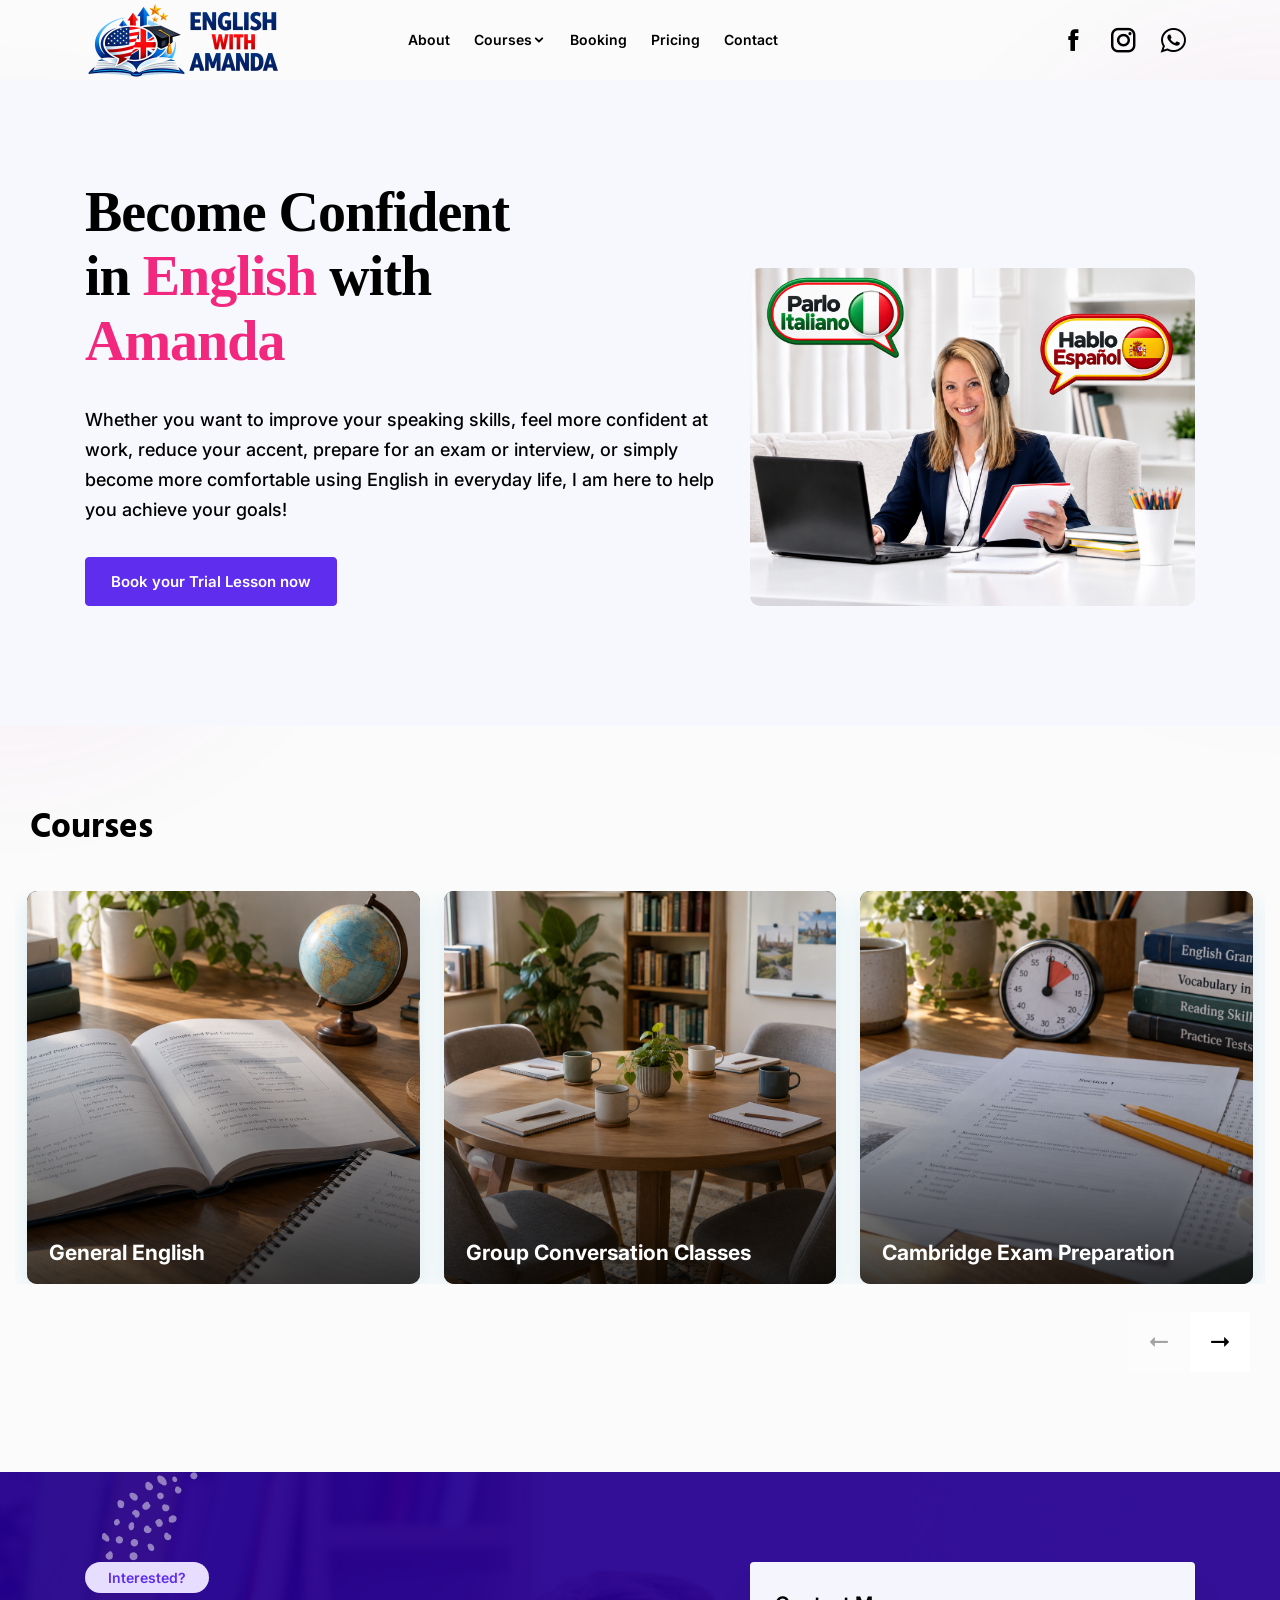
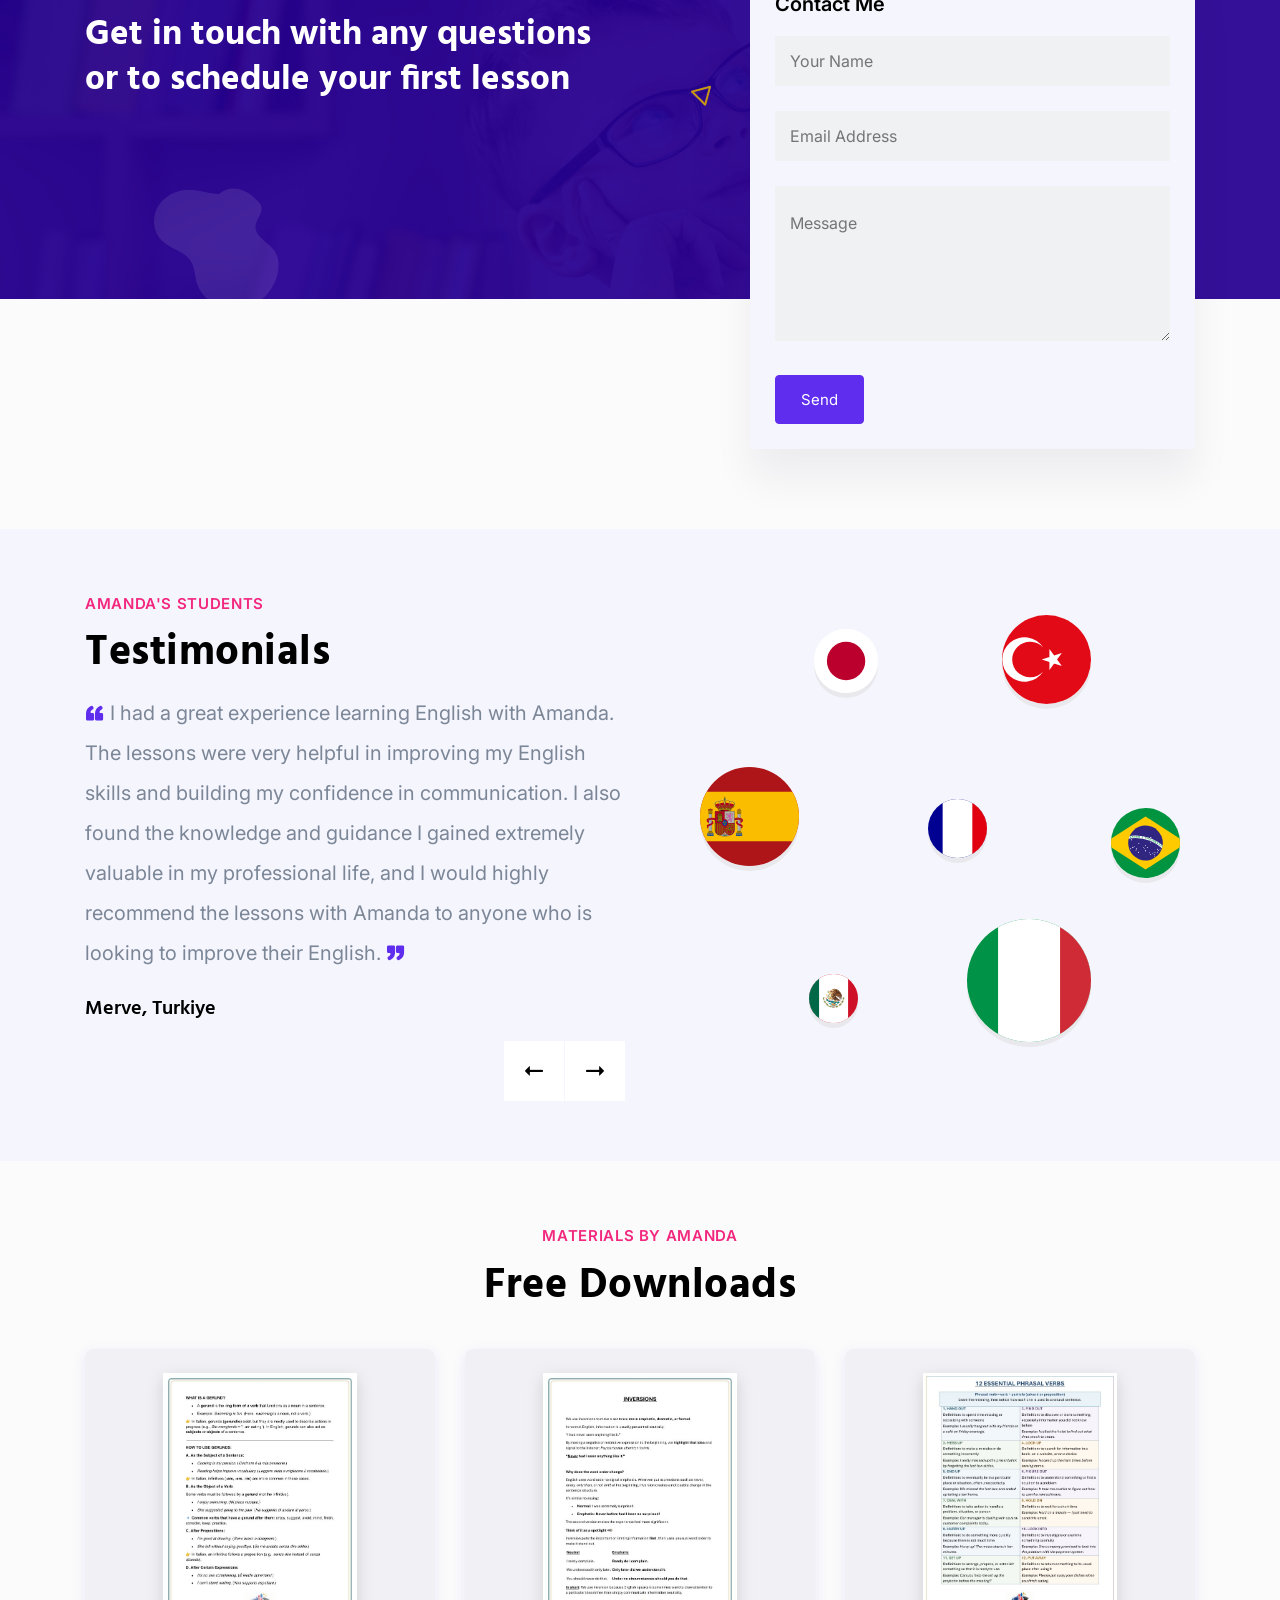
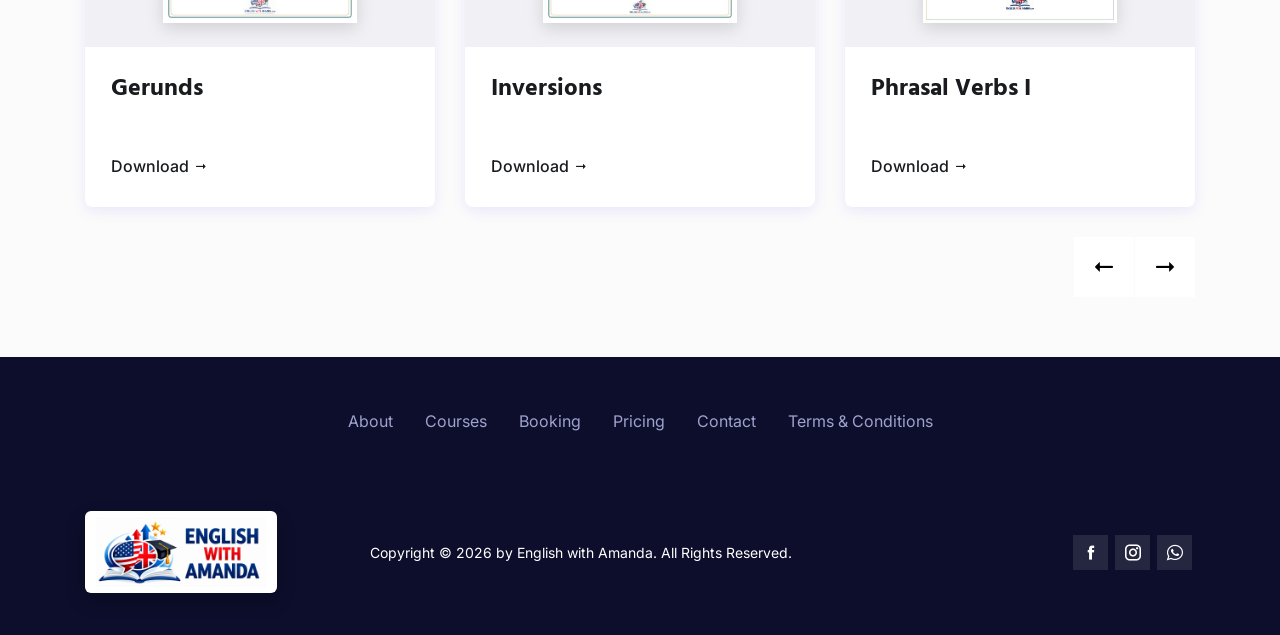
<file: index.html>
<!doctype html>
<html lang="en">

<head>
    <!-- Google Tag Manager -->
    <script>(function(w,d,s,l,i){w[l]=w[l]||[];w[l].push({'gtm.start':
    new Date().getTime(),event:'gtm.js'});var f=d.getElementsByTagName(s)[0],
    j=d.createElement(s),dl=l!='dataLayer'?'&l='+l:'';j.async=true;j.src=
    'https://www.googletagmanager.com/gtm.js?id='+i+dl;f.parentNode.insertBefore(j,f);
    })(window,document,'script','dataLayer','GTM-TVTG2XFN');</script>
    <!-- End Google Tag Manager -->
    <meta charset="utf-8">
    <link rel="icon" type="image/x-icon" href="amanda-callouts-favicon.ico">
    <meta http-equiv="x-ua-compatible" content="ie=edge">
    <title>English with Amanda - Home</title>
    <!-- Social sharing preview -->
    <meta property="og:type" content="website">
    <meta property="og:site_name" content="English with Amanda">
    <meta property="og:title" content="English with Amanda - Home">
    <meta property="og:image" content="https://englishwithamanda.com/english-with-amanda-social.png?v=2">
    <meta property="og:image:type" content="image/png">
    <meta property="og:image:width" content="1200">
    <meta property="og:image:height" content="627">
    <meta property="og:image:alt" content="English with Amanda logo">
    <meta name="twitter:card" content="summary_large_image">
    <meta name="twitter:title" content="English with Amanda - Home">
    <meta name="twitter:image" content="https://englishwithamanda.com/english-with-amanda-social.png?v=2">
    <meta name="twitter:image:alt" content="English with Amanda logo">

    <meta name="description" content="">
    <meta name="viewport" content="width=device-width, initial-scale=1">

    <!-- CSS here -->
    <link rel="stylesheet" href="css/bootstrap.min.css">
    <link rel="stylesheet" href="css/aos.min.css">
    <link rel="stylesheet" href="css/icofont.min.css">
    <link rel="stylesheet" href="css/slick.css">
    <link rel="stylesheet" href="css/swiper-bundle.min.css">
    <link rel="stylesheet" href="css/style.css">
    <link rel="stylesheet" href="home-resources.css">

    <meta name="color-scheme" content="light">

</head>

<body class="body__wrapper">
    <!-- Google Tag Manager (noscript) -->
    <noscript><iframe src="https://www.googletagmanager.com/ns.html?id=GTM-TVTG2XFN"
    height="0" width="0" style="display:none;visibility:hidden"></iframe></noscript>
    <!-- End Google Tag Manager (noscript) -->
    <!-- pre loader area start -->
    <div id="back__preloader">
        <div id="back__circle_loader"></div>
            <div class="back__loader_logo">
                <img loading="eager"  src="img/pre.png?v=2" alt="English with Amanda">
            </div>
        </div>
    <!-- pre loader area end -->

    <main class="main_wrapper overflow-hidden">

        <!-- headar section start -->
        <header>
            <div class="headerarea headerarea__2  header__sticky header__area">
                <div class="container desktop__menu__wrapper">

                    <div class="row">
                        <div class="col-xl-2 col-lg-2 col-md-6">
                            <div class="headerarea__left">
                                <div class="headerarea__left__logo">

                                    <a href="index.html"><img loading="lazy"  width="200" height="80" style="height: auto;" src="img/logo/logo_1.png?v=3" alt="English with Amanda"></a>
                                </div>

                            </div>
                        </div>
                        <div class="col-xl-7 col-lg-7 main_menu_wrap">
                            <div class="headerarea__main__menu">
                                <nav aria-label="Primary navigation">
                                    <ul>
                                        <li><a href="about.html">About</a></li>
                                        <li>
                                            <a class="headerarea__has__dropdown" href="index.html#featured-courses">Courses<i class="icofont-rounded-down"></i></a>
                                            <ul class="headerarea__submenu">
                                                <li><a href="trial-lesson.html">Trial Lesson</a></li>
                                                <li><a href="general-english.html">General English</a></li>
                                                <li><a href="group-conversation-classes.html">Group Conversation Classes</a></li>
                                                <li><a href="cambridge-exam-preparation.html">Cambridge Exam Preparation</a></li>
                                                <li><a href="business-english.html">Business English</a></li>
                                                <li><a href="interview-preparation.html">Interview Preparation</a></li>
                                                <li><a href="pronunciation-and-accent-reduction.html">Accent Reduction &amp; Pronunciation</a></li>
                                            </ul>
                                        </li>
                                        <li><a href="booking.html">Booking</a></li>
                                        <li><a href="pricing.html">Pricing</a></li>
                                        <li><a href="index.html#contact">Contact</a></li>
                                    </ul>
                                </nav>

                            </div>
                        </div>
                        <div class="col-xl-3 col-lg-3 col-md-6">
                            <div class="ewa-header-social" aria-label="Social links">
                                <a href="https://www.facebook.com/people/English-with-Amanda/61590769316565" target="_blank" rel="noopener noreferrer" aria-label="Facebook (opens in a new tab)"><i class="icofont-facebook" aria-hidden="true"></i></a>
                                <a href="https://www.instagram.com/englishwithamandasmith/" target="_blank" rel="noopener noreferrer" aria-label="Instagram (opens in a new tab)"><i class="icofont-instagram" aria-hidden="true"></i></a>
                                <a href="https://api.whatsapp.com/send?phone=18563923306" target="_blank" rel="noopener noreferrer" aria-label="WhatsApp (opens in a new tab)"><i class="icofont-brand-whatsapp" aria-hidden="true"></i></a>
                            </div>
                            <div class="headerarea__right">

                            </div>
                        </div>

                    </div>

                </div>

                <div class="container-fluid mob_menu_wrapper">
                    <div class="row align-items-center">
                        <div class="col-6">
                            <div class="mobile-logo">
                                <a class="logo__dark" href="index.html"><img loading="lazy"  width="200" height="80" style="height: auto;" src="img/logo/logo_1.png?v=3" alt="English with Amanda"></a>
                            </div>
                        </div>
                        <div class="col-6">
                            <div class="header-right-wrap">

                                <div class="ewa-header-social" aria-label="Social links">
                                <a href="https://www.facebook.com/people/English-with-Amanda/61590769316565" target="_blank" rel="noopener noreferrer" aria-label="Facebook (opens in a new tab)"><i class="icofont-facebook" aria-hidden="true"></i></a>
                                <a href="https://www.instagram.com/englishwithamandasmith/" target="_blank" rel="noopener noreferrer" aria-label="Instagram (opens in a new tab)"><i class="icofont-instagram" aria-hidden="true"></i></a>
                                <a href="https://api.whatsapp.com/send?phone=18563923306" target="_blank" rel="noopener noreferrer" aria-label="WhatsApp (opens in a new tab)"><i class="icofont-brand-whatsapp" aria-hidden="true"></i></a>
                            </div>
                            <div class="headerarea__right">

                                </div>

                                <div class="mobile-off-canvas">
                                    <a class="mobile-aside-button" href="#"><i class="icofont-navigation-menu"></i></a>
                                </div>
                            </div>
                        </div>
                    </div>
                </div>
            </div>
        </header>
        <!-- header section end -->

        <!-- Mobile Menu Start Here -->
        <div class="mobile-off-canvas-active">
            <a class="mobile-aside-close"><i class="icofont  icofont-close-line"></i></a>
            <div class="header-mobile-aside-wrap">
                <div class="mobile-menu-wrap headerarea">

                    <div class="mobile-navigation">
                        <nav aria-label="Mobile navigation">
                            <ul class="mobile-menu">
                                <li><a href="about.html">About</a></li>
                                <li class="menu-item-has-children"><a href="index.html#featured-courses">Courses</a>
                                    <ul class="dropdown">
                                        <li><a href="trial-lesson.html">Trial Lesson</a></li>
                                        <li><a href="general-english.html">General English</a></li>
                                        <li><a href="group-conversation-classes.html">Group Conversation Classes</a></li>
                                        <li><a href="cambridge-exam-preparation.html">Cambridge Exam Preparation</a></li>
                                        <li><a href="business-english.html">Business English</a></li>
                                        <li><a href="interview-preparation.html">Interview Preparation</a></li>
                                        <li><a href="pronunciation-and-accent-reduction.html">Accent Reduction &amp; Pronunciation</a></li>
                                    </ul>
                                </li>
                                <li><a href="booking.html">Booking</a></li>
                                <li><a href="pricing.html">Pricing</a></li>
                                <li><a href="index.html#contact">Contact</a></li>
                            </ul>
                        </nav>
                    </div>

                </div>
            </div>
        </div>
        <!-- Mobile Menu end Here -->

        <div>
            <div class="theme__shadow__circle"></div>
            <div class="theme__shadow__circle shadow__right"></div>
        </div>

        <div class="herobannerarea herobannerarea__2 herobannerarea__online__course">
            <div class="container">
                <div class="row">
                    <div class="col-xl-7 col-lg-7 col-md-12 col-sm-12 col-12" data-aos="fade-up">
                        <div class="herobannerarea__content__wraper">

                            <div class="herobannerarea__title">
                                <div class="herobannerarea__title__heading__2 herobannerarea__title__heading__3">
                                    <h2 class="home-hero-heading"><span class="home-hero-line">Become Confident</span> <span class="home-hero-line">in <span>English</span> with</span> <span class="home-hero-line"><span>Amanda</span></span></h2>
                                </div>
                            </div>

                            <div class="herobannerarea__text herobannerarea__text__2 home-hero-description">
                                <p>Whether you want to improve your speaking skills, feel more confident at work, reduce your accent, prepare for an exam or interview, or simply become more comfortable using English in everyday life, I am here to help you achieve your goals!</p>
                            </div>
                            <a class="default__button" href="booking.html" style="font-weight: 600;">Book your Trial Lesson now</a>
                        </div>
                    </div>
                    <div class="col-xl-5 col-lg-5 col-md-12 col-sm-12 col-12 herobannerarea__image-column" data-aos="fade-up">

                        <div class="herobanner__video registerarea__video">
                            <img src="img/herobanner/amanda-home.png?v=3" width="1438" height="1093" fetchpriority="high" alt="Amanda wearing headphones and teaching an online English lesson">
                        </div>

                    </div>

                </div>
            </div>
        </div>

        <!-- <div class="animate__content sp_bottom_40 sp_top_40">
            <div class="container-fluid full__width__padding">
                <div class="animate__content__wrap">
                    <div class="animate__content__single">
                        <span>Education Center</span>
                    </div>
                    <div class="animate__content__single animate__content__single--2">
                        <span> Best Collection</span>
                    </div>
                    <div class="animate__content__single">
                        <span> Online Course</span>
                    </div>
                    <div class="animate__content__single animate__content__single--2">
                        <span> Hot Deal</span>
                    </div>
                    <div class="animate__content__single">
                        <span>Book Libary</span>
                    </div>
                    <div class="animate__content__single animate__content__single--2">
                        <span>Hot Deal</span>
                    </div>
                    <div class="animate__content__single">
                        <span> University Area</span>
                    </div>
                    <div class="animate__content__single animate__content__single--2">
                        <span> Teacher Development</span>
                    </div>
                    <div class="animate__content__single">
                        <span> Student</span>
                    </div>
                    <div class="animate__content__single animate__content__single--2">
                        <span> New Arrival</span>
                    </div>
                    <div class="animate__content__single">
                        <span>Best Collection</span>
                    </div>
                    <div class="animate__content__single animate__content__single--2">
                        <span>Hot Deal</span>
                    </div>
                </div>
            </div>
        </div> -->

        <div id="featured-courses" class="gridarea__2 sp_bottom_100 sp_top_80">
            <div class="container-fluid full__width__padding" data-aos="fade-up">

                <div class="section__title">

                    <div class="section__title__heading">
                        <h2>Courses</h2>
                    </div>
                </div>

                <div class="row row__custom__class">

                    <div class="swiper featured__course ewa-featured-course-slider">
                        <div class="swiper-wrapper">
                            <div class="swiper-slide"><a class="ewa-featured-course-card" href="general-english.html">
                                <img loading="lazy" src="course-general-english.png" alt="English study books, notebook and globe on a sunlit desk">
                                <span>General English</span>
                            </a></div>
                            <div class="swiper-slide"><a class="ewa-featured-course-card" href="group-conversation-classes.html">
                                <img loading="lazy" src="course-group-conversation.png" alt="Empty chairs and notebooks around a conversation table">
                                <span>Group Conversation Classes</span>
                            </a></div>
                            <div class="swiper-slide"><a class="ewa-featured-course-card" href="cambridge-exam-preparation.html">
                                <img loading="lazy" src="course-cambridge-exams.png" alt="English exam practice papers, pencils and a timer">
                                <span>Cambridge Exam Preparation</span>
                            </a></div>
                            <div class="swiper-slide"><a class="ewa-featured-course-card" href="business-english.html">
                                <img loading="lazy" src="course-business-english.png" alt="Laptop, business charts and notebook in a meeting room">
                                <span>Business English</span>
                            </a></div>
                            <div class="swiper-slide"><a class="ewa-featured-course-card" href="interview-preparation.html">
                                <img loading="lazy" src="course-interview-prep.png" alt="Resume and portfolio on a desk with empty interview chairs">
                                <span>Interview Preparation</span>
                            </a></div>
                            <div class="swiper-slide"><a class="ewa-featured-course-card" href="pronunciation-and-accent-reduction.html">
                                <img loading="lazy" src="course-pronunciation.png" alt="Microphone, headphones and audio waveform for pronunciation practice">
                                <span>Accent Reduction &amp; Pronunciation</span>
                            </a></div>
                            <div class="swiper-slide"><a class="ewa-featured-course-card" href="trial-lesson.html">
                                <img loading="lazy" src="course-trial-lesson.png" alt="Notebook, headphones and laptop ready for a first English lesson">
                                <span>Trial Lesson</span>
                            </a></div>
                        </div>
                    </div>

                    <div class="slider__controls__wrap slider__controls__arrows ewa-featured-course-controls">
                        <button type="button" class="swiper-button-prev arrow-btn ewa-featured-course-prev" aria-label="Previous courses"><i class="icofont-long-arrow-left" aria-hidden="true"></i></button>
                        <button type="button" class="swiper-button-next arrow-btn ewa-featured-course-next" aria-label="Next courses"><i class="icofont-long-arrow-right" aria-hidden="true"></i></button>
                    </div>

                </div>
            </div>
        </div>

        <div id="contact" class="registerarea sp_top_90">
            <div class="container">
                <div class="row">
                    <div class="col-xl-7 col-lg-7 col-md-12 col-sm-12 col-12" data-aos="fade-up">
                        <div class="registerarea__wraper">
                            <div class="section__title registerarea__section__title">
                                <div class="section__title__button">
                                    <div class="default__small__button">Interested?</div>
                                </div>
                                <div class="section__title__heading heading__underline">
                                    <h2>Get in touch with any questions or to schedule your first lesson</h2>
                                </div>
                            </div>
                        </div>
                    </div>

                    <div class="col-xl-5 col-lg-5 col-md-12 col-sm-12 col-12" data-aos="fade-up">
                        <div class="registerarea__form">
                            <div class="registerarea__form__heading">
                                <h4>Contact Me</h4>
                            </div>
                            <form id="home-contact-form" name="English with Amanda - Contact Form" method="POST" data-netlify="true" action="/confirmation/" class="faq-form">
                                <input
                                    type="hidden"
                                    name="form-name"
                                    value="English with Amanda - Contact Form"
                                />
                                <input class="register__input" type="text" name="name" placeholder="Your Name" required>
                                <input class="register__input" type="email" name="email" placeholder="Email Address" required>
                                <textarea class="register__input textarea" name="message" cols="30" rows="10" placeholder="Message" required></textarea>
                                <p id="home-contact-error" role="alert" style="color: #c62828;" hidden>Please check your input and try again</p>
                                <div class="registerarea__button">
                                    <button type="submit" class="default__button">Send</button>
                                </div>
                            </form>
                        </div>
                    </div>

                </div>
            </div>
            <div class="registerarea__img">
                <img loading="lazy"  class="register__1" src="img/register/register__1.png" alt="register">
                <img loading="lazy"  class="register__2" src="img/register/register__2.png" alt="register">
                <img loading="lazy"  class="register__3" src="img/register/register__3.png" alt="register">
            </div>
        </div>

        <section id="testimonials" class="testimonialarea__3" aria-labelledby="testimonials-title">
            <div class="container">
                <div class="row align-items-center">
                    <div class="col-lg-6">
                        <div class="section__title__2" data-aos="fade-up">
                            <div class="section__small__title"><span>Amanda's Students</span></div>
                            <div class="section__title__heading__2 section__title__heading__3 heading__fontsize__2"><h2 id="testimonials-title">Testimonials</h2></div>
                        </div>
                        <div class="testimonial__slider__active__3" aria-label="Student reviews" data-aos="fade-up">
                            <div class="testimonialarea__paragraph__3">
                                <p class="testimonial__quote"><i class="icofont-quote-left quote__left" aria-hidden="true"></i>I had a great experience learning English with Amanda. The lessons were very helpful in improving my English skills and building my confidence in communication. I also found the knowledge and guidance I gained extremely valuable in my professional life, and I would highly recommend the lessons with Amanda to anyone who is looking to improve their English.<i class="icofont-quote-right quote__right" aria-hidden="true"></i></p>
                                <div class="testimonialarea__person__3"><div class="testimonial__name"><h6>Merve, Turkiye</h6></div></div>
                            </div>
                            <div class="testimonialarea__paragraph__3">
                                <p class="testimonial__quote"><i class="icofont-quote-left quote__left" aria-hidden="true"></i>Amanda was essential in my English learning journey. She always tailored the lessons to my needs using relevant and up-to-date content, which gave me the confidence to speak English naturally and clearly.<i class="icofont-quote-right quote__right" aria-hidden="true"></i></p>
                                <div class="testimonialarea__person__3"><div class="testimonial__name"><h6>Joao, Brazil</h6></div></div>
                            </div>
                            <div class="testimonialarea__paragraph__3">
                                <p class="testimonial__quote"><i class="icofont-quote-left quote__left" aria-hidden="true"></i>I really enjoy my English lessons with Amanda. The lessons are fun and now I feel more confident speaking. Amanda is very patient and makes everything easy to understand. I have improved a lot and I recommend her!<i class="icofont-quote-right quote__right" aria-hidden="true"></i></p>
                                <div class="testimonialarea__person__3"><div class="testimonial__name"><h6>María, Spain</h6></div></div>
                            </div>
                            <div class="testimonialarea__paragraph__3" lang="it">
                                <p class="testimonial__quote"><i class="icofont-quote-left quote__left" aria-hidden="true"></i>Ci tenevo a ringraziarti per avermi preparato all&#x27;esame C1 e per il lavoro svolto durante il corso che ho frequentato online quest&#x27;anno. Ti ringrazio per la tua professionalità e competenza. Grazie a te ho passato l&#x27;esame CAE e mi hanno valutato con il livello C2 oltre ogni mia aspettativa. Ti mando un grande saluto!<i class="icofont-quote-right quote__right" aria-hidden="true"></i></p>
                                <div class="testimonialarea__person__3"><div class="testimonial__name"><h6>Andrea, Italy</h6></div></div>
                            </div>
                        </div>
                    </div>
                    <div class="col-lg-6" data-aos="fade-up">
                        <div class="student-flags">
                            <span class="student-flag student-flag--italy" role="img" aria-label="Italy"><img src="img/flags/italy.svg" alt="" loading="lazy"></span>
                            <span class="student-flag student-flag--spain" role="img" aria-label="Spain"><img src="img/flags/spain.svg" alt="" loading="lazy"></span>
                            <span class="student-flag student-flag--turkey" role="img" aria-label="Turkey"><img src="img/flags/turkey.svg" alt="" loading="lazy"></span>
                            <span class="student-flag student-flag--brazil" role="img" aria-label="Brazil"><img src="img/flags/brazil.svg" alt="" loading="lazy"></span>
                            <span class="student-flag student-flag--japan" role="img" aria-label="Japan"><img src="img/flags/japan.svg" alt="" loading="lazy"></span>
                            <span class="student-flag student-flag--france" role="img" aria-label="France"><img src="img/flags/france.svg" alt="" loading="lazy"></span>
                            <span class="student-flag student-flag--mexico" role="img" aria-label="Mexico"><img src="img/flags/mexico.svg" alt="" loading="lazy"></span>
                        </div>
                    </div>
                </div>
            </div>
        </section>

        <section id="materials" class="blogarea__2 sp_top_100 sp_bottom_100" aria-labelledby="materials-title">
            <div class="container">
                <div class="section__title__2 text-center teamarea__margin" data-aos="fade-up">
                    <div class="section__small__title"><span>Materials by Amanda</span></div>
                    <div class="section__title__heading__2 section__title__heading__3 heading__fontsize__2"><h2 id="materials-title">Free Downloads</h2></div>
                </div>
                <div class="materials-slider" aria-label="Free English learning materials">
                    <div class="material-slide">
                        <article class="single__blog__wraper">
                            <a class="single__blog__img material-preview" href="downloads/gerunds.pdf" download aria-label="Download Gerunds PDF">
                                <img loading="lazy" src="img/materials/gerunds.jpg" alt="Preview of Gerunds" width="700" height="500">
                            </a>
                            <div class="single__blog__content">
                                <h4><a href="downloads/gerunds.pdf" download>Gerunds</a></h4>
                                <div class="single__blog__bottom__button"><a href="downloads/gerunds.pdf" download aria-label="Download Gerunds PDF">Download <i class="icofont-long-arrow-right" aria-hidden="true"></i></a></div>
                            </div>
                        </article>
                    </div>
                    <div class="material-slide">
                        <article class="single__blog__wraper">
                            <a class="single__blog__img material-preview" href="downloads/inversions.pdf" download aria-label="Download Inversions PDF">
                                <img loading="lazy" src="img/materials/inversions.jpg" alt="Preview of Inversions" width="700" height="500">
                            </a>
                            <div class="single__blog__content">
                                <h4><a href="downloads/inversions.pdf" download>Inversions</a></h4>
                                <div class="single__blog__bottom__button"><a href="downloads/inversions.pdf" download aria-label="Download Inversions PDF">Download <i class="icofont-long-arrow-right" aria-hidden="true"></i></a></div>
                            </div>
                        </article>
                    </div>
                    <div class="material-slide">
                        <article class="single__blog__wraper">
                            <a class="single__blog__img material-preview" href="downloads/phrasal-verbs-1.pdf" download aria-label="Download Phrasal Verbs 1 PDF">
                                <img loading="lazy" src="img/materials/phrasal-verbs-1.jpg" alt="Preview of Phrasal Verbs 1" width="700" height="500">
                            </a>
                            <div class="single__blog__content">
                                <h4><a href="downloads/phrasal-verbs-1.pdf" download>Phrasal Verbs I</a></h4>
                                <div class="single__blog__bottom__button"><a href="downloads/phrasal-verbs-1.pdf" download aria-label="Download Phrasal Verbs 1 PDF">Download <i class="icofont-long-arrow-right" aria-hidden="true"></i></a></div>
                            </div>
                        </article>
                    </div>
                    <div class="material-slide">
                        <article class="single__blog__wraper">
                            <a class="single__blog__img material-preview" href="downloads/phrasal-verbs-2.pdf" download aria-label="Download Phrasal Verbs II PDF">
                                <img loading="lazy" src="img/materials/phrasal-verbs-2.jpg" alt="Preview of Phrasal Verbs II" width="700" height="500">
                            </a>
                            <div class="single__blog__content">
                                <h4><a href="downloads/phrasal-verbs-2.pdf" download>Phrasal Verbs II</a></h4>
                                <div class="single__blog__bottom__button"><a href="downloads/phrasal-verbs-2.pdf" download aria-label="Download Phrasal Verbs II PDF">Download <i class="icofont-long-arrow-right" aria-hidden="true"></i></a></div>
                            </div>
                        </article>
                    </div>
                    <div class="material-slide">
                        <article class="single__blog__wraper">
                            <a class="single__blog__img material-preview" href="downloads/phrasal-verbs-3.pdf" download aria-label="Download Phrasal Verbs III PDF">
                                <img loading="lazy" src="img/materials/phrasal-verbs-3.jpg" alt="Preview of Phrasal Verbs III" width="700" height="500">
                            </a>
                            <div class="single__blog__content">
                                <h4><a href="downloads/phrasal-verbs-3.pdf" download>Phrasal Verbs III</a></h4>
                                <div class="single__blog__bottom__button"><a href="downloads/phrasal-verbs-3.pdf" download aria-label="Download Phrasal Verbs III PDF">Download <i class="icofont-long-arrow-right" aria-hidden="true"></i></a></div>
                            </div>
                        </article>
                    </div>
                    <div class="material-slide">
                        <article class="single__blog__wraper">
                            <a class="single__blog__img material-preview" href="downloads/present-simple-vs-present-continuous.pdf" download aria-label="Download Present Simple vs Present Continuous PDF">
                                <img loading="lazy" src="img/materials/present-simple-vs-present-continuous.jpg" alt="Preview of Present Simple vs Present Continuous" width="700" height="500">
                            </a>
                            <div class="single__blog__content">
                                <h4><a href="downloads/present-simple-vs-present-continuous.pdf" download>Present Simple vs Present Continuous</a></h4>
                                <div class="single__blog__bottom__button"><a href="downloads/present-simple-vs-present-continuous.pdf" download aria-label="Download Present Simple vs Present Continuous PDF">Download <i class="icofont-long-arrow-right" aria-hidden="true"></i></a></div>
                            </div>
                        </article>
                    </div>
                    <div class="material-slide">
                        <article class="single__blog__wraper">
                            <a class="single__blog__img material-preview" href="downloads/the-8-basic-phrasal-verbs.pdf" download aria-label="Download The 8 Basic Phrasal Verbs PDF">
                                <img loading="lazy" src="img/materials/the-8-basic-phrasal-verbs.jpg" alt="Preview of The 8 Basic Phrasal Verbs" width="700" height="500">
                            </a>
                            <div class="single__blog__content">
                                <h4><a href="downloads/the-8-basic-phrasal-verbs.pdf" download>The 8 Basic Phrasal Verbs</a></h4>
                                <div class="single__blog__bottom__button"><a href="downloads/the-8-basic-phrasal-verbs.pdf" download aria-label="Download The 8 Basic Phrasal Verbs PDF">Download <i class="icofont-long-arrow-right" aria-hidden="true"></i></a></div>
                            </div>
                        </article>
                    </div>
                    <div class="material-slide">
                        <article class="single__blog__wraper">
                            <a class="single__blog__img material-preview" href="downloads/suffixes.pdf" download aria-label="Download Suffixes PDF">
                                <img loading="lazy" src="img/materials/suffixes.jpg" alt="Preview of Suffixes" width="700" height="500">
                            </a>
                            <div class="single__blog__content">
                                <h4><a href="downloads/suffixes.pdf" download>Suffixes</a></h4>
                                <div class="single__blog__bottom__button"><a href="downloads/suffixes.pdf" download aria-label="Download Suffixes PDF">Download <i class="icofont-long-arrow-right" aria-hidden="true"></i></a></div>
                            </div>
                        </article>
                    </div>
                </div>
                <div class="materials-controls" aria-label="Materials carousel controls"></div>
            </div>
        </section>

        <div class="footerarea">
            <div class="container">

                <div class="footerarea__wrapper footerarea__wrapper__2">
                    <nav class="ewa-footer-nav" aria-label="Footer navigation">
                        <a href="about.html">About</a>
                        <a href="index.html#featured-courses">Courses</a>
                        <a href="booking.html">Booking</a>
                        <a href="pricing.html">Pricing</a>
                        <a href="index.html#contact">Contact</a>
                        <a href="terms-and-conditions.html">Terms &amp; Conditions</a>
                    </nav>

                </div>
                <div class="footerarea__copyright__wrapper footerarea__copyright__wrapper__2">
                    <div class="row">
                        <div class="col-xl-3 col-lg-3">
                            <div class="copyright__logo">
                                <a href="/"><img loading="lazy" width="200" height="80" style="height: auto;" src="img/logo/logo_2.png?v=2" alt="English with Amanda"></a>
                            </div>
                        </div>
                        <div class="col-xl-6 col-lg-6">
                            <div class="footerarea__copyright__content footerarea__copyright__content__2">
                                <p>Copyright © <span>2026</span> by English with Amanda. All Rights Reserved.</p>
                            </div>
                        </div>
                        <div class="col-xl-3 col-lg-3">
                            <div class="footerarea__icon footerarea__icon__2">
                                <ul>
                                    <li><a href="https://www.facebook.com/people/English-with-Amanda/61590769316565" target="_blank" rel="noopener noreferrer" aria-label="Facebook"><i class="icofont-facebook" aria-hidden="true"></i></a></li>
                                    <li><a href="https://www.instagram.com/englishwithamandasmith/" target="_blank" rel="noopener noreferrer" aria-label="Instagram"><i class="icofont-instagram"></i></a></li>
                                    <li><a href="https://api.whatsapp.com/send?phone=18563923306" target="_blank" rel="noopener noreferrer" aria-label="WhatsApp"><i class="icofont-brand-whatsapp"></i></a></li>
                                </ul>
                            </div>
                        </div>
                    </div>
                </div>

            </div>
        </div>

    </main>

    <!-- JS here -->
    <script src="js/vendor/jquery-3.6.0.min.js"></script>
    <script src="js/slick.min.js"></script>
    <script src="home-contact-form.js"></script>
    <script src="js/jquery.scrollUp.min.js"></script>
    <script src="js/aos.js"></script>
    <script src="js/swiper-bundle.min.js"></script>
    <script src="js/main.js"></script>

</body>

</html>
</file>
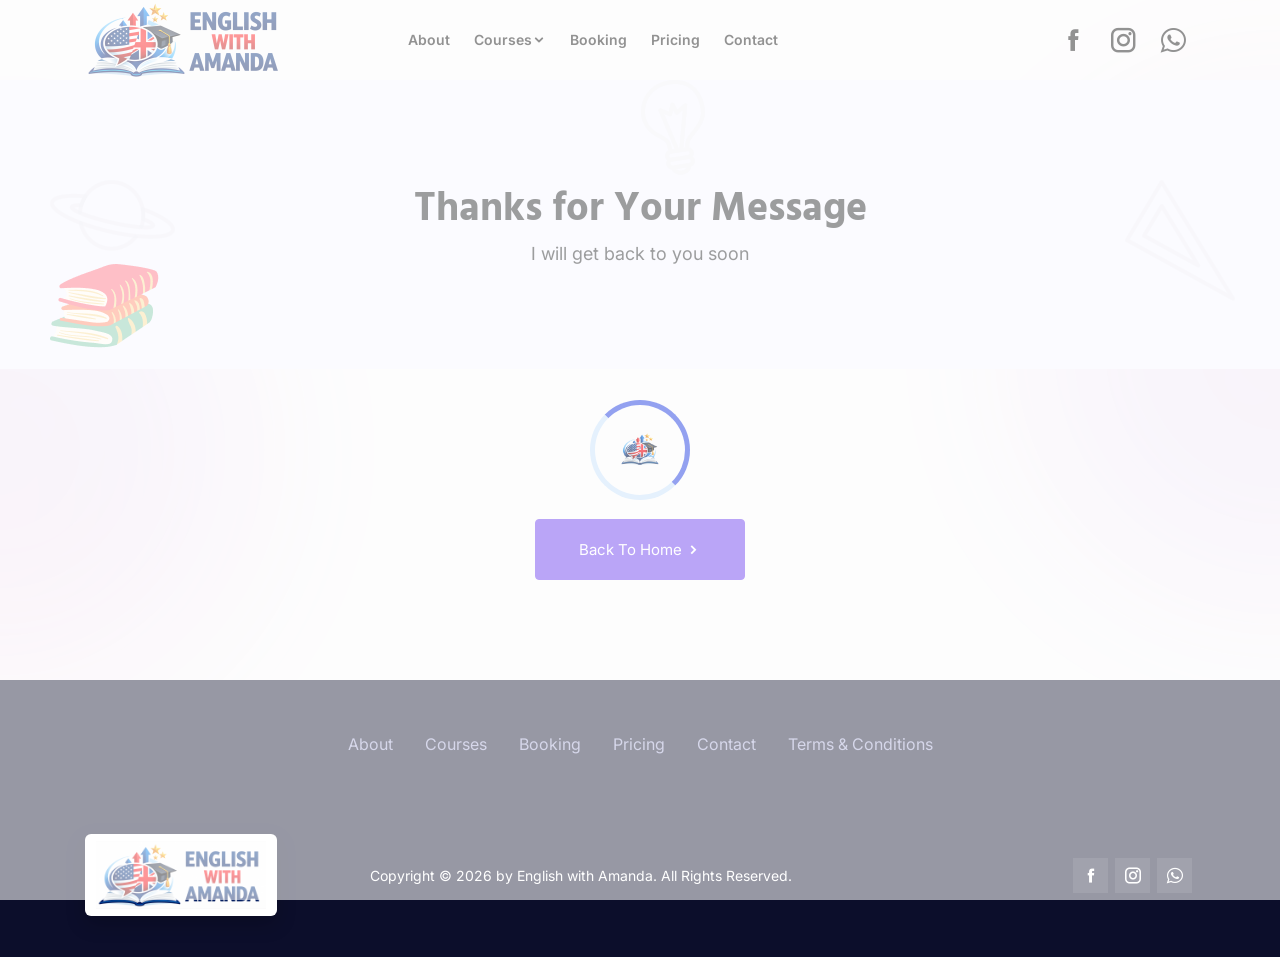
<file: confirmation/index.html>
<!doctype html>
<html lang="en">

<head>
    <!-- Google Tag Manager -->
    <script>(function(w,d,s,l,i){w[l]=w[l]||[];w[l].push({'gtm.start':
    new Date().getTime(),event:'gtm.js'});var f=d.getElementsByTagName(s)[0],
    j=d.createElement(s),dl=l!='dataLayer'?'&l='+l:'';j.async=true;j.src=
    'https://www.googletagmanager.com/gtm.js?id='+i+dl;f.parentNode.insertBefore(j,f);
    })(window,document,'script','dataLayer','GTM-TVTG2XFN');</script>
    <!-- End Google Tag Manager -->
    <meta charset="utf-8">
    <link rel="icon" type="image/x-icon" href="../amanda-callouts-favicon.ico">
    <meta http-equiv="x-ua-compatible" content="ie=edge">
    <title>English with Amanda - Confirmation</title>
    <!-- Social sharing preview -->
    <meta property="og:type" content="website">
    <meta property="og:site_name" content="English with Amanda">
    <meta property="og:title" content="English with Amanda - Confirmation">
    <meta property="og:image" content="https://englishwithamanda.com/english-with-amanda-social.png?v=2">
    <meta property="og:image:type" content="image/png">
    <meta property="og:image:width" content="1200">
    <meta property="og:image:height" content="627">
    <meta property="og:image:alt" content="English with Amanda logo">
    <meta name="twitter:card" content="summary_large_image">
    <meta name="twitter:title" content="English with Amanda - Confirmation">
    <meta name="twitter:image" content="https://englishwithamanda.com/english-with-amanda-social.png?v=2">
    <meta name="twitter:image:alt" content="English with Amanda logo">

    <meta name="description" content="">
    <meta name="viewport" content="width=device-width, initial-scale=1">

    <!-- CSS here -->
    <link rel="stylesheet" href="../css/bootstrap.min.css">
    <link rel="stylesheet" href="../css/aos.min.css">
    <link rel="stylesheet" href="../css/icofont.min.css">
    <link rel="stylesheet" href="../css/style.css">

    <meta name="color-scheme" content="light">

</head>

<body class="body__wrapper">
    <!-- Google Tag Manager (noscript) -->
    <noscript><iframe src="https://www.googletagmanager.com/ns.html?id=GTM-TVTG2XFN"
    height="0" width="0" style="display:none;visibility:hidden"></iframe></noscript>
    <!-- End Google Tag Manager (noscript) -->
    <!-- pre loader area start -->
    <div id="back__preloader">
        <div id="back__circle_loader"></div>
            <div class="back__loader_logo">
                <img loading="eager"  src="../img/pre.png?v=2" alt="English with Amanda">
            </div>
        </div>
    <!-- pre loader area end -->

    <main class="main_wrapper overflow-hidden">

        <!-- headar section start -->
        <header>
            <div class="headerarea headerarea__2 header__sticky header__area">
                <div class="container desktop__menu__wrapper">
                    <div class="row">
                        <div class="col-xl-2 col-lg-2 col-md-6">
                            <div class="headerarea__left">
                                <div class="headerarea__left__logo">

                                    <a href="../index.html"><img loading="lazy"  width="200" height="80" style="height: auto;" src="../img/logo/logo_1.png?v=3" alt="English with Amanda"></a>
                                </div>

                            </div>
                        </div>
                        <div class="col-xl-7 col-lg-7 main_menu_wrap">
                            <div class="headerarea__main__menu">
                                <nav aria-label="Primary navigation">
                                    <ul>
                                        <li><a href="../about.html">About</a></li>
                                        <li>
                                            <a class="headerarea__has__dropdown" href="../index.html#featured-courses">Courses<i class="icofont-rounded-down"></i></a>
                                            <ul class="headerarea__submenu">
                                                <li><a href="../trial-lesson.html">Trial Lesson</a></li>
                                                <li><a href="../general-english.html">General English</a></li>
                                                <li><a href="../group-conversation-classes.html">Group Conversation Classes</a></li>
                                                <li><a href="../cambridge-exam-preparation.html">Cambridge Exam Preparation</a></li>
                                                <li><a href="../business-english.html">Business English</a></li>
                                                <li><a href="../interview-preparation.html">Interview Preparation</a></li>
                                                <li><a href="../pronunciation-and-accent-reduction.html">Accent Reduction &amp; Pronunciation</a></li>
                                            </ul>
                                        </li>
                                        <li><a href="../booking.html">Booking</a></li>
                                        <li><a href="../pricing.html">Pricing</a></li>
                                        <li><a href="../index.html#contact">Contact</a></li>
                                    </ul>
                                </nav>
                            </div>
                        </div>
                        <div class="col-xl-3 col-lg-3 col-md-6">
                            <div class="ewa-header-social" aria-label="Social links">
                                <a href="https://www.facebook.com/people/English-with-Amanda/61590769316565" target="_blank" rel="noopener noreferrer" aria-label="Facebook (opens in a new tab)"><i class="icofont-facebook" aria-hidden="true"></i></a>
                                <a href="https://www.instagram.com/englishwithamandasmith/" target="_blank" rel="noopener noreferrer" aria-label="Instagram (opens in a new tab)"><i class="icofont-instagram" aria-hidden="true"></i></a>
                                <a href="https://api.whatsapp.com/send?phone=18563923306" target="_blank" rel="noopener noreferrer" aria-label="WhatsApp (opens in a new tab)"><i class="icofont-brand-whatsapp" aria-hidden="true"></i></a>
                            </div>
                            <div class="headerarea__right">
                            </div>
                        </div>

                    </div>

                </div>

                <div class="container-fluid mob_menu_wrapper">
                    <div class="row align-items-center">
                        <div class="col-6">
                            <div class="mobile-logo">
                                <a class="logo__dark" href="../index.html"><img loading="lazy"  width="200" height="80" style="height: auto;" src="../img/logo/logo_1.png?v=3" alt="English with Amanda"></a>
                            </div>
                        </div>
                        <div class="col-6">
                            <div class="header-right-wrap">

                                <div class="ewa-header-social" aria-label="Social links">
                                <a href="https://www.facebook.com/people/English-with-Amanda/61590769316565" target="_blank" rel="noopener noreferrer" aria-label="Facebook (opens in a new tab)"><i class="icofont-facebook" aria-hidden="true"></i></a>
                                <a href="https://www.instagram.com/englishwithamandasmith/" target="_blank" rel="noopener noreferrer" aria-label="Instagram (opens in a new tab)"><i class="icofont-instagram" aria-hidden="true"></i></a>
                                <a href="https://api.whatsapp.com/send?phone=18563923306" target="_blank" rel="noopener noreferrer" aria-label="WhatsApp (opens in a new tab)"><i class="icofont-brand-whatsapp" aria-hidden="true"></i></a>
                            </div>
                            <div class="headerarea__right">
                                </div>

                                <div class="mobile-off-canvas">
                                    <a class="mobile-aside-button" href="#" aria-label="Open menu"><i class="icofont-navigation-menu"></i></a>
                                </div>
                            </div>
                        </div>
                    </div>
                </div>
            </div>
        </header>
        <!-- header section end -->

        <!-- Mobile Menu Start Here -->
        <div class="mobile-off-canvas-active">
            <a class="mobile-aside-close"><i class="icofont  icofont-close-line"></i></a>
            <div class="header-mobile-aside-wrap">
                <div class="mobile-menu-wrap headerarea">

                    <div class="mobile-navigation">
                        <nav aria-label="Mobile navigation">
                            <ul class="mobile-menu">
                                <li><a href="../about.html">About</a></li>
                                <li class="menu-item-has-children"><a href="../index.html#featured-courses">Courses</a>
                                    <ul class="dropdown">
                                        <li><a href="../trial-lesson.html">Trial Lesson</a></li>
                                        <li><a href="../general-english.html">General English</a></li>
                                        <li><a href="../group-conversation-classes.html">Group Conversation Classes</a></li>
                                        <li><a href="../cambridge-exam-preparation.html">Cambridge Exam Preparation</a></li>
                                        <li><a href="../business-english.html">Business English</a></li>
                                        <li><a href="../interview-preparation.html">Interview Preparation</a></li>
                                        <li><a href="../pronunciation-and-accent-reduction.html">Accent Reduction &amp; Pronunciation</a></li>
                                    </ul>
                                </li>
                                <li><a href="../booking.html">Booking</a></li>
                                <li><a href="../pricing.html">Pricing</a></li>
                                <li><a href="../index.html#contact">Contact</a></li>
                            </ul>
                        </nav>
                    </div>

                </div>
            </div>
        </div>
        <!-- Mobile Menu end Here -->

        <div>
            <div class="theme__shadow__circle"></div>
            <div class="theme__shadow__circle shadow__right"></div>
        </div>

        <div class="breadcrumbarea">

            <div class="container">
                <div class="row">
                    <div class="col-xl-12">
                        <div class="breadcrumb__content__wraper" data-aos="fade-up">
                            <div class="breadcrumb__title">
                                <h2 class="heading">Thanks for Your Message</h2>
                            </div>
                            <div class="breadcrumb__inner">
                                <ul>
                                    <li>I will get back to you soon</li>
                                </ul>
                            </div>
                        </div>

                    </div>
                </div>
            </div>

            <div class="shape__icon__2">
                <img loading="lazy"  class=" shape__icon__img shape__icon__img__1" src="../img/herobanner/herobanner__1.png" alt="photo">
                <img loading="lazy"  class=" shape__icon__img shape__icon__img__2" src="../img/herobanner/herobanner__2.png" alt="photo">
                <img loading="lazy"  class=" shape__icon__img shape__icon__img__3" src="../img/herobanner/herobanner__3.png" alt="photo">
                <img loading="lazy"  class=" shape__icon__img shape__icon__img__4" src="../img/herobanner/herobanner__5.png" alt="photo">
            </div>

        </div>

        <div class="errorarea sp_top_100 sp_bottom_100">
            <div class="container">
                <div class="row">
                    <div class="col-xl-8 col-lg-10 col-sm-12 col-12 m-auto">
                        <div class="errorarea__inner" data-aos="fade-up">
                            <div class="error__button">
                                <a class="default__button" href="../index.html">Back To Home
                                <i class="icofont-simple-right"></i>
                            </a>
                            </div>
                        </div>
                    </div>
                </div>
            </div>
        </div>

        <div class="footerarea">
            <div class="container">

                <div class="footerarea__wrapper footerarea__wrapper__2">
                    <nav class="ewa-footer-nav" aria-label="Footer navigation">
                        <a href="../about.html">About</a>
                        <a href="../index.html#featured-courses">Courses</a>
                        <a href="../booking.html">Booking</a>
                        <a href="../pricing.html">Pricing</a>
                        <a href="../index.html#contact">Contact</a>
                        <a href="../terms-and-conditions.html">Terms &amp; Conditions</a>
                    </nav>

                </div>
                <div class="footerarea__copyright__wrapper footerarea__copyright__wrapper__2">
                    <div class="row">
                        <div class="col-xl-3 col-lg-3">
                            <div class="copyright__logo">
                                <a href="/"><img loading="lazy" width="200" height="80" style="height: auto;" src="../img/logo/logo_2.png?v=2" alt="English with Amanda"></a>
                            </div>
                        </div>
                        <div class="col-xl-6 col-lg-6">
                            <div class="footerarea__copyright__content footerarea__copyright__content__2">
                                <p>Copyright © <span>2026</span> by English with Amanda. All Rights Reserved.</p>
                            </div>
                        </div>
                        <div class="col-xl-3 col-lg-3">
                            <div class="footerarea__icon footerarea__icon__2">
                                <ul>
                                    <li><a href="https://www.facebook.com/people/English-with-Amanda/61590769316565" target="_blank" rel="noopener noreferrer" aria-label="Facebook"><i class="icofont-facebook" aria-hidden="true"></i></a></li>
                                    <li><a href="https://www.instagram.com/englishwithamandasmith/" target="_blank" rel="noopener noreferrer" aria-label="Instagram"><i class="icofont-instagram"></i></a></li>
                                    <li><a href="https://api.whatsapp.com/send?phone=18563923306" target="_blank" rel="noopener noreferrer" aria-label="WhatsApp"><i class="icofont-brand-whatsapp"></i></a></li>
                                </ul>
                            </div>
                        </div>
                    </div>
                </div>

            </div>
        </div>

    </main>

    <!-- JS here -->
    <script src="../js/vendor/jquery-3.6.0.min.js"></script>
    <script src="../js/jquery.scrollUp.min.js"></script>
    <script src="../js/aos.js"></script>
    <script src="../js/main.js"></script>

</body>

</html>
</file>
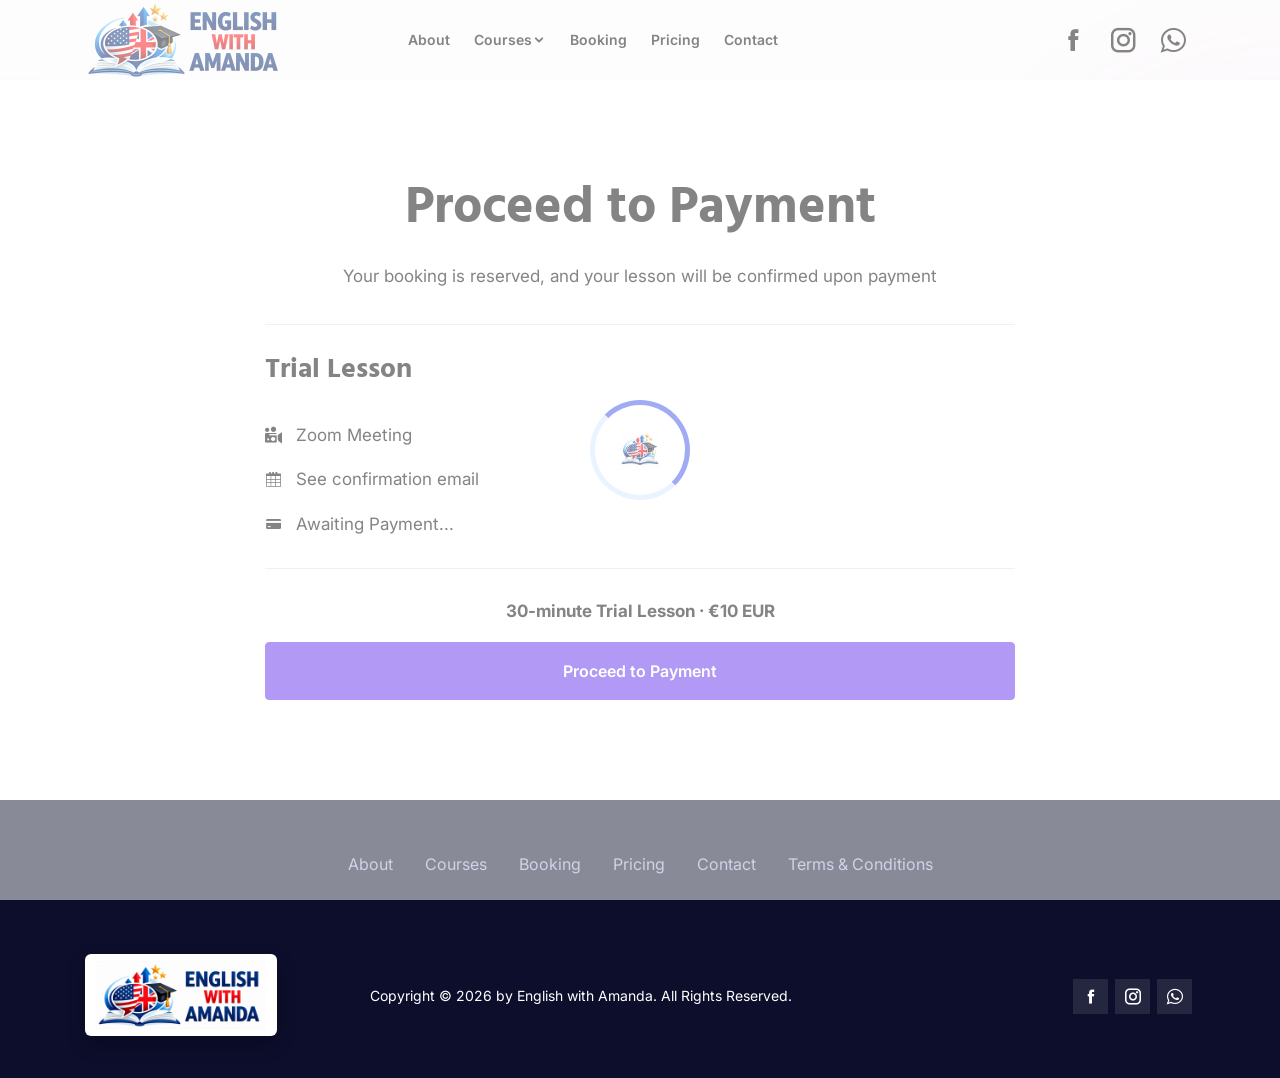
<file: zoom-confirmation/index.html>
<!doctype html>
<html class="no-js" lang="en">

<head>
    <!-- Google Tag Manager -->
    <script>(function(w,d,s,l,i){w[l]=w[l]||[];w[l].push({'gtm.start':
    new Date().getTime(),event:'gtm.js'});var f=d.getElementsByTagName(s)[0],
    j=d.createElement(s),dl=l!='dataLayer'?'&l='+l:'';j.async=true;j.src=
    'https://www.googletagmanager.com/gtm.js?id='+i+dl;f.parentNode.insertBefore(j,f);
    })(window,document,'script','dataLayer','GTM-TVTG2XFN');</script>
    <!-- End Google Tag Manager -->
    <meta charset="utf-8">
    <link rel="icon" type="image/x-icon" href="../amanda-callouts-favicon.ico">
    <meta http-equiv="x-ua-compatible" content="ie=edge">
    <title>English with Amanda - Lesson Confirmation</title>
    <!-- Social sharing preview -->
    <meta property="og:type" content="website">
    <meta property="og:site_name" content="English with Amanda">
    <meta property="og:title" content="English with Amanda - Lesson Confirmation">
    <meta property="og:image" content="https://englishwithamanda.com/english-with-amanda-social.png?v=2">
    <meta property="og:image:type" content="image/png">
    <meta property="og:image:width" content="1200">
    <meta property="og:image:height" content="627">
    <meta property="og:image:alt" content="English with Amanda logo">
    <meta name="twitter:card" content="summary_large_image">
    <meta name="twitter:title" content="English with Amanda - Lesson Confirmation">
    <meta name="twitter:image" content="https://englishwithamanda.com/english-with-amanda-social.png?v=2">
    <meta name="twitter:image:alt" content="English with Amanda logo">

    <meta name="description" content="Your English with Amanda trial lesson details and payment.">
    <meta name="robots" content="noindex, nofollow">
    <meta name="referrer" content="no-referrer">
    <meta name="viewport" content="width=device-width, initial-scale=1">

    <!-- CSS here -->
    <link rel="stylesheet" href="../css/bootstrap.min.css">
    <link rel="stylesheet" href="../css/aos.min.css">
    <link rel="stylesheet" href="../css/icofont.min.css">
    <link rel="stylesheet" href="../css/style.css">

    <meta name="color-scheme" content="light">

</head>

<body class="body__wrapper">
    <!-- Google Tag Manager (noscript) -->
    <noscript><iframe src="https://www.googletagmanager.com/ns.html?id=GTM-TVTG2XFN"
    height="0" width="0" style="display:none;visibility:hidden"></iframe></noscript>
    <!-- End Google Tag Manager (noscript) -->
    <!-- pre loader area start -->
    <div id="back__preloader">
        <div id="back__circle_loader"></div>
            <div class="back__loader_logo">
                <img loading="eager"  src="../img/pre.png?v=2" alt="English with Amanda">
            </div>
        </div>
    </div>
    <!-- pre loader area end -->

    <main class="main_wrapper overflow-hidden">

        <!-- headar section start -->
        <header>
            <div class="headerarea headerarea__2 header__sticky header__area">
                <div class="container desktop__menu__wrapper">
                    <div class="row">
                        <div class="col-xl-2 col-lg-2 col-md-6">
                            <div class="headerarea__left">
                                <div class="headerarea__left__logo">

                                    <a href="../index.html"><img loading="lazy"  width="200" height="80" style="height: auto;" src="../img/logo/logo_1.png?v=3" alt="English with Amanda"></a>
                                </div>

                            </div>
                        </div>
                        <div class="col-xl-7 col-lg-7 main_menu_wrap">
                            <div class="headerarea__main__menu">
                                <nav aria-label="Primary navigation">
                                    <ul>
                                        <li><a href="../about.html">About</a></li>
                                        <li>
                                            <a class="headerarea__has__dropdown" href="../index.html#featured-courses">Courses<i class="icofont-rounded-down"></i></a>
                                            <ul class="headerarea__submenu">
                                                <li><a href="../trial-lesson.html">Trial Lesson</a></li>
                                                <li><a href="../general-english.html">General English</a></li>
                                                <li><a href="../group-conversation-classes.html">Group Conversation Classes</a></li>
                                                <li><a href="../cambridge-exam-preparation.html">Cambridge Exam Preparation</a></li>
                                                <li><a href="../business-english.html">Business English</a></li>
                                                <li><a href="../interview-preparation.html">Interview Preparation</a></li>
                                                <li><a href="../pronunciation-and-accent-reduction.html">Accent Reduction &amp; Pronunciation</a></li>
                                            </ul>
                                        </li>
                                        <li><a href="../booking.html">Booking</a></li>
                                        <li><a href="../pricing.html">Pricing</a></li>
                                        <li><a href="../index.html#contact">Contact</a></li>
                                    </ul>
                                </nav>
                            </div>
                        </div>
                        <div class="col-xl-3 col-lg-3 col-md-6">
                            <div class="ewa-header-social" aria-label="Social links">
                                <a href="https://www.facebook.com/people/English-with-Amanda/61590769316565" target="_blank" rel="noopener noreferrer" aria-label="Facebook (opens in a new tab)"><i class="icofont-facebook" aria-hidden="true"></i></a>
                                <a href="https://www.instagram.com/englishwithamandasmith/" target="_blank" rel="noopener noreferrer" aria-label="Instagram (opens in a new tab)"><i class="icofont-instagram" aria-hidden="true"></i></a>
                                <a href="https://api.whatsapp.com/send?phone=18563923306" target="_blank" rel="noopener noreferrer" aria-label="WhatsApp (opens in a new tab)"><i class="icofont-brand-whatsapp" aria-hidden="true"></i></a>
                            </div>
                            <div class="headerarea__right">
                            </div>
                        </div>

                    </div>

                </div>

                <div class="container-fluid mob_menu_wrapper">
                    <div class="row align-items-center">
                        <div class="col-6">
                            <div class="mobile-logo">
                                <a class="logo__dark" href="../index.html"><img loading="lazy"  width="200" height="80" style="height: auto;" src="../img/logo/logo_1.png?v=3" alt="English with Amanda"></a>
                            </div>
                        </div>
                        <div class="col-6">
                            <div class="header-right-wrap">

                                <div class="ewa-header-social" aria-label="Social links">
                                <a href="https://www.facebook.com/people/English-with-Amanda/61590769316565" target="_blank" rel="noopener noreferrer" aria-label="Facebook (opens in a new tab)"><i class="icofont-facebook" aria-hidden="true"></i></a>
                                <a href="https://www.instagram.com/englishwithamandasmith/" target="_blank" rel="noopener noreferrer" aria-label="Instagram (opens in a new tab)"><i class="icofont-instagram" aria-hidden="true"></i></a>
                                <a href="https://api.whatsapp.com/send?phone=18563923306" target="_blank" rel="noopener noreferrer" aria-label="WhatsApp (opens in a new tab)"><i class="icofont-brand-whatsapp" aria-hidden="true"></i></a>
                            </div>
                            <div class="headerarea__right">
                                </div>

                                <div class="mobile-off-canvas">
                                    <a class="mobile-aside-button" href="#" aria-label="Open menu"><i class="icofont-navigation-menu"></i></a>
                                </div>
                            </div>
                        </div>
                    </div>
                </div>
            </div>
        </header>
        <!-- header section end -->

        <!-- Mobile Menu Start Here -->
        <div class="mobile-off-canvas-active">
            <a class="mobile-aside-close"><i class="icofont  icofont-close-line"></i></a>
            <div class="header-mobile-aside-wrap">
                <div class="mobile-menu-wrap headerarea">

                    <div class="mobile-navigation">
                        <nav aria-label="Mobile navigation">
                            <ul class="mobile-menu">
                                <li><a href="../about.html">About</a></li>
                                <li class="menu-item-has-children"><a href="../index.html#featured-courses">Courses</a>
                                    <ul class="dropdown">
                                        <li><a href="../trial-lesson.html">Trial Lesson</a></li>
                                        <li><a href="../general-english.html">General English</a></li>
                                        <li><a href="../group-conversation-classes.html">Group Conversation Classes</a></li>
                                        <li><a href="../cambridge-exam-preparation.html">Cambridge Exam Preparation</a></li>
                                        <li><a href="../business-english.html">Business English</a></li>
                                        <li><a href="../interview-preparation.html">Interview Preparation</a></li>
                                        <li><a href="../pronunciation-and-accent-reduction.html">Accent Reduction &amp; Pronunciation</a></li>
                                    </ul>
                                </li>
                                <li><a href="../booking.html">Booking</a></li>
                                <li><a href="../pricing.html">Pricing</a></li>
                                <li><a href="../index.html#contact">Contact</a></li>
                            </ul>
                        </nav>
                    </div>

                </div>
            </div>
        </div>
        <!-- Mobile Menu end Here -->

        <div>
            <div class="theme__shadow__circle"></div>
            <div class="theme__shadow__circle shadow__right"></div>
        </div>

        <section class="cambridge-course-page booking-page zoom-confirmation">
            <div class="container">
                <div class="booking-page__content">
                    <div class="zoom-confirmation__heading">
                        <span class="zoom-confirmation__check" id="confirmation-check" hidden aria-hidden="true">✓</span>
                        <h1 id="confirmation-title">Proceed to Payment</h1>
                        <p id="confirmation-summary">Your booking is reserved, and your lesson will be confirmed upon payment</p>
                    </div>
                    <div class="zoom-confirmation__details">
                        <h2>Trial Lesson</h2>
                        <p><i class="icofont-video-cam" aria-hidden="true"></i> Zoom Meeting</p>
                        <p><i class="icofont-calendar" aria-hidden="true"></i> <span id="lesson-time">See confirmation email</span></p>
                        <p id="lesson-timezone-row" hidden><i class="icofont-globe" aria-hidden="true"></i> <span id="lesson-timezone"></span></p>
                        <p id="lesson-student-row" hidden><i class="icofont-user-alt-3" aria-hidden="true"></i> <span id="lesson-student"></span></p>
                        <p><i class="icofont-credit-card" aria-hidden="true"></i> Awaiting Payment...</p>
                    </div>
                    <div class="zoom-confirmation__payment">
                        <p><strong>30-minute Trial Lesson · €10 EUR</strong></p>
                        <a id="lesson-payment" class="booking-page__button" href="https://www.paypal.com/ncp/payment/7BC97SV7RJXZU" target="_top" rel="noreferrer">Proceed to Payment</a>
                    </div>
                    <noscript><p>Check your Zoom confirmation email for the date and time of your lesson.</p></noscript>
                </div>
            </div>
        </section>

        <div class="footerarea">
            <div class="container">

                <div class="footerarea__wrapper footerarea__wrapper__2">
                    <nav class="ewa-footer-nav" aria-label="Footer navigation">
                        <a href="../about.html">About</a>
                        <a href="../index.html#featured-courses">Courses</a>
                        <a href="../booking.html">Booking</a>
                        <a href="../pricing.html">Pricing</a>
                        <a href="../index.html#contact">Contact</a>
                        <a href="../terms-and-conditions.html">Terms &amp; Conditions</a>
                    </nav>

                </div>
                <div class="footerarea__copyright__wrapper footerarea__copyright__wrapper__2">
                    <div class="row">
                        <div class="col-xl-3 col-lg-3">
                            <div class="copyright__logo">
                                <a href="/"><img loading="lazy" width="200" height="80" style="height: auto;" src="../img/logo/logo_2.png?v=2" alt="English with Amanda"></a>
                            </div>
                        </div>
                        <div class="col-xl-6 col-lg-6">
                            <div class="footerarea__copyright__content footerarea__copyright__content__2">
                                <p>Copyright © <span>2026</span> by English with Amanda. All Rights Reserved.</p>
                            </div>
                        </div>
                        <div class="col-xl-3 col-lg-3">
                            <div class="footerarea__icon footerarea__icon__2">
                                <ul>
                                    <li><a href="https://www.facebook.com/people/English-with-Amanda/61590769316565" target="_blank" rel="noopener noreferrer" aria-label="Facebook"><i class="icofont-facebook" aria-hidden="true"></i></a></li>
                                    <li><a href="https://www.instagram.com/englishwithamandasmith/" target="_blank" rel="noopener noreferrer" aria-label="Instagram"><i class="icofont-instagram"></i></a></li>
                                    <li><a href="https://api.whatsapp.com/send?phone=18563923306" target="_blank" rel="noopener noreferrer" aria-label="WhatsApp"><i class="icofont-brand-whatsapp"></i></a></li>
                                </ul>
                            </div>
                        </div>
                    </div>
                </div>

            </div>
        </div>

    </main>

    <script src="confirmation.js" defer></script>
    <!-- JS here -->
    <script src="../js/vendor/jquery-3.6.0.min.js"></script>
    <script src="../js/jquery.scrollUp.min.js"></script>
    <script src="../js/aos.js"></script>
    <script src="../js/main.js"></script>

</body>

</html>
</file>
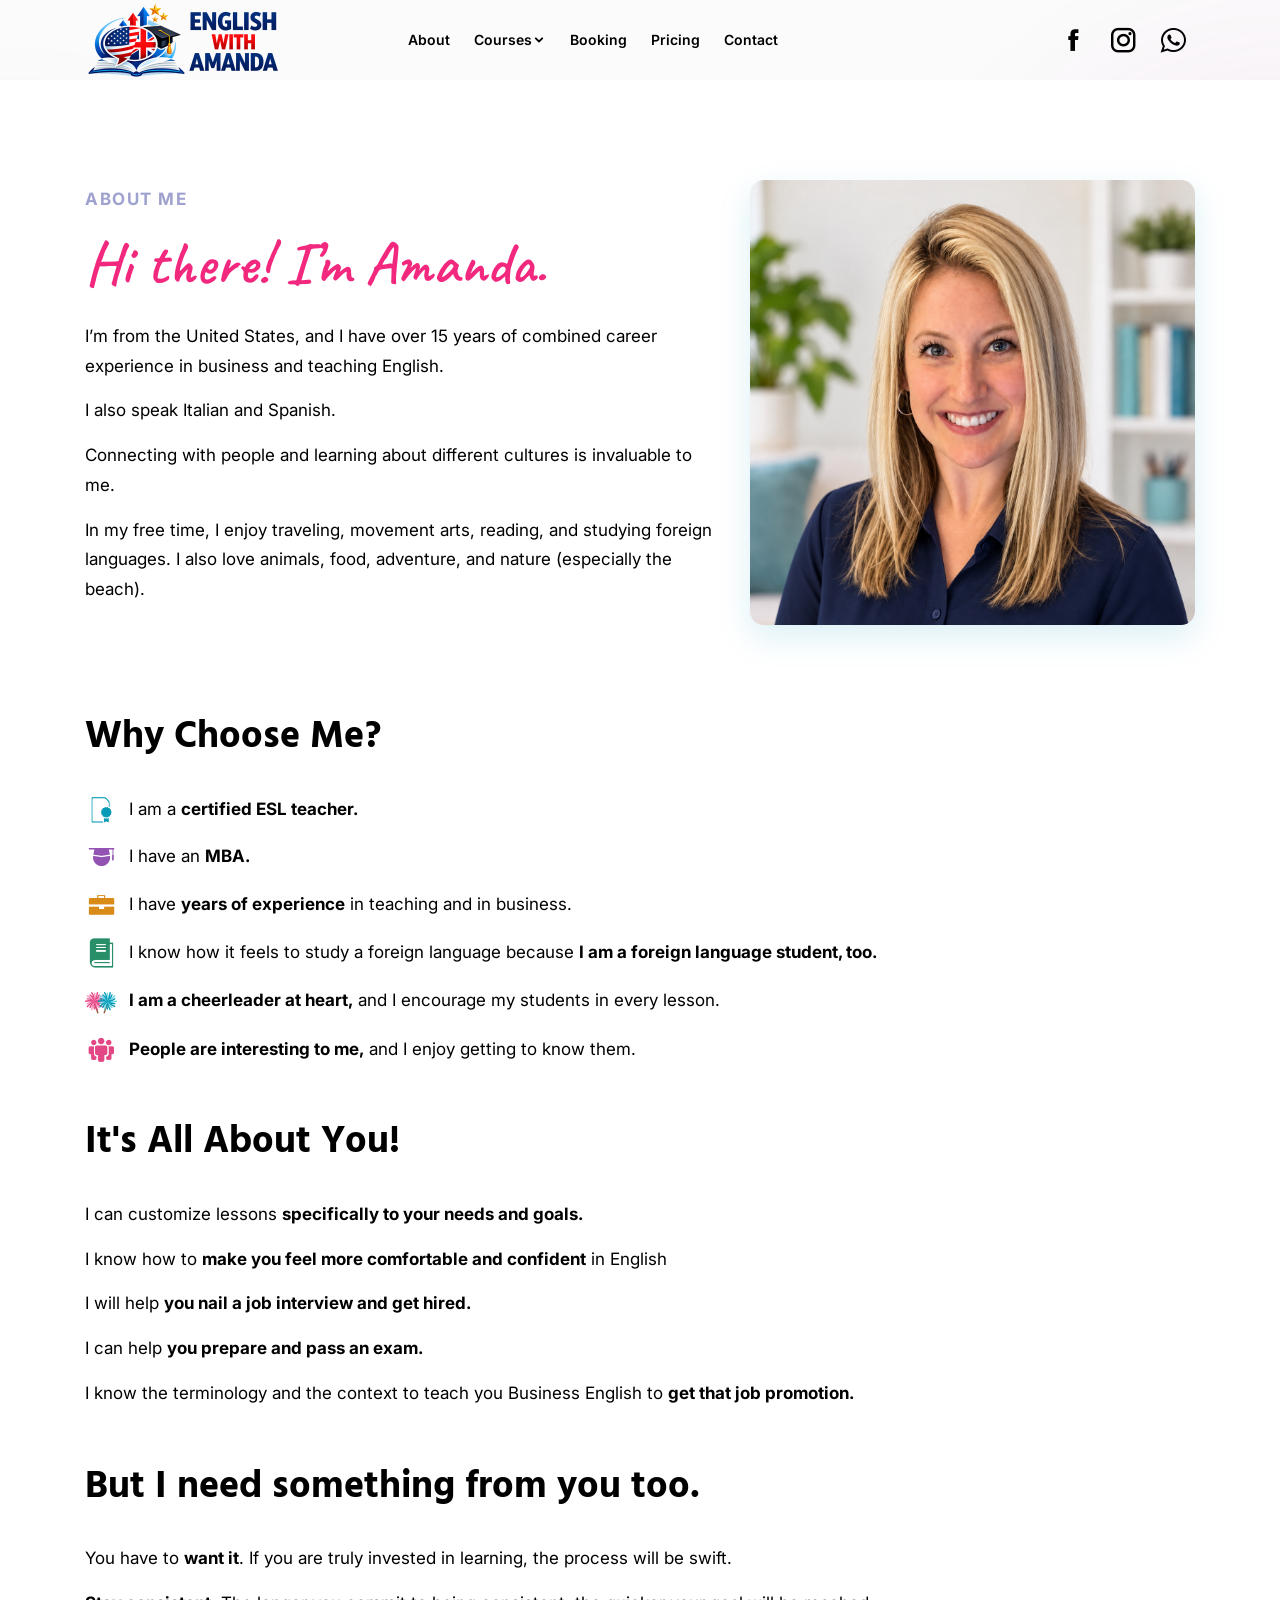
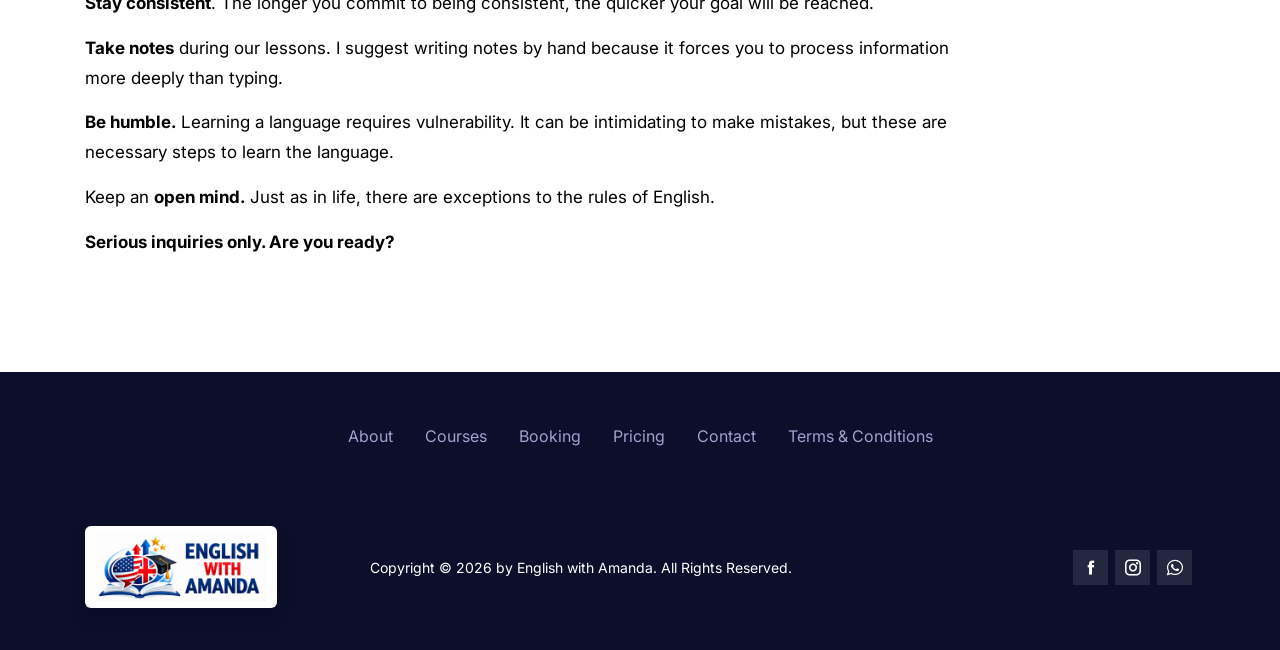
<file: about.html>
<!doctype html>
<html lang="en">

<head>
    <!-- Google Tag Manager -->
    <script>(function(w,d,s,l,i){w[l]=w[l]||[];w[l].push({'gtm.start':
    new Date().getTime(),event:'gtm.js'});var f=d.getElementsByTagName(s)[0],
    j=d.createElement(s),dl=l!='dataLayer'?'&l='+l:'';j.async=true;j.src=
    'https://www.googletagmanager.com/gtm.js?id='+i+dl;f.parentNode.insertBefore(j,f);
    })(window,document,'script','dataLayer','GTM-TVTG2XFN');</script>
    <!-- End Google Tag Manager -->
    <meta charset="utf-8">
    <link rel="icon" type="image/x-icon" href="amanda-callouts-favicon.ico">
    <meta http-equiv="x-ua-compatible" content="ie=edge">
    <title>English with Amanda - About Amanda</title>
    <!-- Social sharing preview -->
    <meta property="og:type" content="website">
    <meta property="og:site_name" content="English with Amanda">
    <meta property="og:title" content="English with Amanda - About Amanda">
    <meta property="og:image" content="https://englishwithamanda.com/english-with-amanda-social.png?v=2">
    <meta property="og:image:type" content="image/png">
    <meta property="og:image:width" content="1200">
    <meta property="og:image:height" content="627">
    <meta property="og:image:alt" content="English with Amanda logo">
    <meta name="twitter:card" content="summary_large_image">
    <meta name="twitter:title" content="English with Amanda - About Amanda">
    <meta name="twitter:image" content="https://englishwithamanda.com/english-with-amanda-social.png?v=2">
    <meta name="twitter:image:alt" content="English with Amanda logo">

    <meta name="description" content="">
    <meta name="viewport" content="width=device-width, initial-scale=1">

    <!-- CSS here -->
    <link rel="stylesheet" href="css/bootstrap.min.css">
    <link rel="stylesheet" href="css/aos.min.css">
    <link rel="stylesheet" href="css/icofont.min.css">
    <link rel="stylesheet" href="css/style.css">
    <link rel="stylesheet" href="about-content.css">

    <meta name="color-scheme" content="light">

</head>

<body class="body__wrapper">
    <!-- Google Tag Manager (noscript) -->
    <noscript><iframe src="https://www.googletagmanager.com/ns.html?id=GTM-TVTG2XFN"
    height="0" width="0" style="display:none;visibility:hidden"></iframe></noscript>
    <!-- End Google Tag Manager (noscript) -->
    <!-- pre loader area start -->
    <div id="back__preloader">
        <div id="back__circle_loader"></div>
            <div class="back__loader_logo">
                <img loading="eager"  src="img/pre.png?v=2" alt="English with Amanda">
            </div>
        </div>
    <!-- pre loader area end -->

    <main class="main_wrapper overflow-hidden">

        <!-- headar section start -->
        <header>
            <div class="headerarea headerarea__2 header__sticky header__area">
                <div class="container desktop__menu__wrapper">
                    <div class="row">
                        <div class="col-xl-2 col-lg-2 col-md-6">
                            <div class="headerarea__left">
                                <div class="headerarea__left__logo">

                                    <a href="index.html"><img loading="lazy"  width="200" height="80" style="height: auto;" src="img/logo/logo_1.png?v=3" alt="English with Amanda"></a>
                                </div>

                            </div>
                        </div>
                        <div class="col-xl-7 col-lg-7 main_menu_wrap">
                            <div class="headerarea__main__menu">
                                <nav aria-label="Primary navigation">
                                    <ul>
                                        <li><a href="about.html">About</a></li>
                                        <li>
                                            <a class="headerarea__has__dropdown" href="index.html#featured-courses">Courses<i class="icofont-rounded-down"></i></a>
                                            <ul class="headerarea__submenu">
                                                <li><a href="trial-lesson.html">Trial Lesson</a></li>
                                                <li><a href="general-english.html">General English</a></li>
                                                <li><a href="group-conversation-classes.html">Group Conversation Classes</a></li>
                                                <li><a href="cambridge-exam-preparation.html">Cambridge Exam Preparation</a></li>
                                                <li><a href="business-english.html">Business English</a></li>
                                                <li><a href="interview-preparation.html">Interview Preparation</a></li>
                                                <li><a href="pronunciation-and-accent-reduction.html">Accent Reduction &amp; Pronunciation</a></li>
                                            </ul>
                                        </li>
                                        <li><a href="booking.html">Booking</a></li>
                                        <li><a href="pricing.html">Pricing</a></li>
                                        <li><a href="index.html#contact">Contact</a></li>
                                    </ul>
                                </nav>

                            </div>
                        </div>
                        <div class="col-xl-3 col-lg-3 col-md-6">
                            <div class="ewa-header-social" aria-label="Social links">
                                <a href="https://www.facebook.com/people/English-with-Amanda/61590769316565" target="_blank" rel="noopener noreferrer" aria-label="Facebook (opens in a new tab)"><i class="icofont-facebook" aria-hidden="true"></i></a>
                                <a href="https://www.instagram.com/englishwithamandasmith/" target="_blank" rel="noopener noreferrer" aria-label="Instagram (opens in a new tab)"><i class="icofont-instagram" aria-hidden="true"></i></a>
                                <a href="https://api.whatsapp.com/send?phone=18563923306" target="_blank" rel="noopener noreferrer" aria-label="WhatsApp (opens in a new tab)"><i class="icofont-brand-whatsapp" aria-hidden="true"></i></a>
                            </div>

                        </div>

                    </div>

                </div>

                <div class="container-fluid mob_menu_wrapper">
                    <div class="row align-items-center">
                        <div class="col-6">
                            <div class="mobile-logo">
                                <a class="logo__dark" href="index.html"><img loading="lazy"  width="200" height="80" style="height: auto;" src="img/logo/logo_1.png?v=3" alt="English with Amanda"></a>
                            </div>
                        </div>
                        <div class="col-6">
                            <div class="header-right-wrap">

                                <div class="ewa-header-social" aria-label="Social links">
                                <a href="https://www.facebook.com/people/English-with-Amanda/61590769316565" target="_blank" rel="noopener noreferrer" aria-label="Facebook (opens in a new tab)"><i class="icofont-facebook" aria-hidden="true"></i></a>
                                <a href="https://www.instagram.com/englishwithamandasmith/" target="_blank" rel="noopener noreferrer" aria-label="Instagram (opens in a new tab)"><i class="icofont-instagram" aria-hidden="true"></i></a>
                                <a href="https://api.whatsapp.com/send?phone=18563923306" target="_blank" rel="noopener noreferrer" aria-label="WhatsApp (opens in a new tab)"><i class="icofont-brand-whatsapp" aria-hidden="true"></i></a>
                            </div>
                            <div class="headerarea__right">

                                </div>

                                <div class="mobile-off-canvas">
                                    <a class="mobile-aside-button" href="#"><i class="icofont-navigation-menu"></i></a>
                                </div>
                            </div>
                        </div>
                    </div>
                </div>
            </div>
        </header>
        <!-- header section end -->

        <!-- Mobile Menu Start Here -->
        <div class="mobile-off-canvas-active">
            <a class="mobile-aside-close"><i class="icofont  icofont-close-line"></i></a>
            <div class="header-mobile-aside-wrap">
                <div class="mobile-menu-wrap headerarea">

                    <div class="mobile-navigation">
                        <nav aria-label="Mobile navigation">
                            <ul class="mobile-menu">
                                <li><a href="about.html">About</a></li>
                                <li class="menu-item-has-children"><a href="index.html#featured-courses">Courses</a>
                                    <ul class="dropdown">
                                        <li><a href="trial-lesson.html">Trial Lesson</a></li>
                                        <li><a href="general-english.html">General English</a></li>
                                        <li><a href="group-conversation-classes.html">Group Conversation Classes</a></li>
                                        <li><a href="cambridge-exam-preparation.html">Cambridge Exam Preparation</a></li>
                                        <li><a href="business-english.html">Business English</a></li>
                                        <li><a href="interview-preparation.html">Interview Preparation</a></li>
                                        <li><a href="pronunciation-and-accent-reduction.html">Accent Reduction &amp; Pronunciation</a></li>
                                    </ul>
                                </li>
                                <li><a href="booking.html">Booking</a></li>
                                <li><a href="pricing.html">Pricing</a></li>
                                <li><a href="index.html#contact">Contact</a></li>
                            </ul>
                        </nav>
                    </div>

                </div>
            </div>
        </div>
        <!-- Mobile Menu end Here -->

        <div>
            <div class="theme__shadow__circle"></div>
            <div class="theme__shadow__circle shadow__right"></div>
        </div>

        <section class="cambridge-course-page">
            <div class="container">
                <div class="row align-items-center cambridge-course-page__intro">
                    <div class="col-lg-7">
                        <p class="cambridge-course-page__eyebrow">About Me</p>
                        <h1 class="about-greeting">Hi there! I’m Amanda.</h1>
                        <p>I’m from the United States, and I have over 15 years of combined career experience in business and teaching English.</p>
                        <p>I also speak Italian and Spanish.</p>
                        <p>Connecting with people and learning about different cultures is invaluable to me.</p>
                        <p>In my free time, I enjoy traveling, movement arts, reading, and studying foreign languages. I also love animals, food, adventure, and nature (especially the beach).</p>
                    </div>
                    <div class="col-lg-5">
                        <img class="cambridge-course-page__image" src="amanda-portrait.jpg?v=2" width="1254" height="1254" style="height: auto;" fetchpriority="high" alt="Amanda, your English teacher, smiling in a bright teaching space">
                    </div>
                </div>
                <section class="about-copy-section" aria-labelledby="why-choose-me">
                    <h2 id="why-choose-me">Why Choose Me?</h2>
                    <ul class="about-highlights">
                        <li><i class="icofont-certificate" aria-hidden="true"></i><span>I am a <strong>certified ESL teacher.</strong></span></li>
                        <li><i class="icofont-graduate" aria-hidden="true"></i><span>I have an <strong>MBA.</strong></span></li>
                        <li><i class="icofont-briefcase" aria-hidden="true"></i><span>I have <strong>years of experience</strong> in teaching and in business.</span></li>
                        <li><i class="icofont-book-alt" aria-hidden="true"></i><span>I know how it feels to study a foreign language because <strong>I am a foreign language student, too.</strong></span></li>
                        <li><svg class="about-highlights__pompoms" viewBox="0 0 50 44" aria-hidden="true" focusable="false" xmlns="http://www.w3.org/2000/svg"><g fill="none" stroke-width="2.2" stroke-linecap="round"><path d="M15 24 L20 38 M35 24 L30 38" stroke="#915b39"/><path d="M15 20 L21.9 21.1 L29.0 20.0" stroke="#ff94bb"/><path d="M15 20 L21.2 23.2 L26.4 23.7" stroke="#e34886"/><path d="M15 20 L19.9 25.0 L26.3 28.2" stroke="#e34886"/><path d="M15 20 L18.2 26.2 L22.1 29.7" stroke="#ff94bb"/><path d="M15 20 L16.1 26.9 L19.3 33.3" stroke="#e34886"/><path d="M15 20 L13.9 26.9 L15.0 32.0" stroke="#e34886"/><path d="M15 20 L11.8 26.2 L10.7 33.3" stroke="#ff94bb"/><path d="M15 20 L10.0 24.9 L7.9 29.7" stroke="#e34886"/><path d="M15 20 L8.8 23.2 L3.7 28.2" stroke="#e34886"/><path d="M15 20 L8.1 21.1 L3.6 23.7" stroke="#ff94bb"/><path d="M15 20 L8.1 18.9 L1.0 20.0" stroke="#e34886"/><path d="M15 20 L8.8 16.8 L3.6 16.3" stroke="#e34886"/><path d="M15 20 L10.1 15.0 L3.7 11.8" stroke="#ff94bb"/><path d="M15 20 L11.8 13.8 L7.9 10.3" stroke="#e34886"/><path d="M15 20 L13.9 13.1 L10.7 6.7" stroke="#e34886"/><path d="M15 20 L16.1 13.1 L15.0 8.0" stroke="#ff94bb"/><path d="M15 20 L18.2 13.8 L19.3 6.7" stroke="#e34886"/><path d="M15 20 L20.0 15.1 L22.1 10.3" stroke="#e34886"/><path d="M15 20 L21.2 16.8 L26.3 11.8" stroke="#ff94bb"/><path d="M15 20 L21.9 18.9 L26.4 16.3" stroke="#e34886"/><path d="M35 20 L41.9 21.1 L49.0 20.0" stroke="#6cdae5"/><path d="M35 20 L41.2 23.2 L46.4 23.7" stroke="#079bb8"/><path d="M35 20 L39.9 25.0 L46.3 28.2" stroke="#079bb8"/><path d="M35 20 L38.2 26.2 L42.1 29.7" stroke="#6cdae5"/><path d="M35 20 L36.1 26.9 L39.3 33.3" stroke="#079bb8"/><path d="M35 20 L33.9 26.9 L35.0 32.0" stroke="#079bb8"/><path d="M35 20 L31.8 26.2 L30.7 33.3" stroke="#6cdae5"/><path d="M35 20 L30.0 24.9 L27.9 29.7" stroke="#079bb8"/><path d="M35 20 L28.8 23.2 L23.7 28.2" stroke="#079bb8"/><path d="M35 20 L28.1 21.1 L23.6 23.7" stroke="#6cdae5"/><path d="M35 20 L28.1 18.9 L21.0 20.0" stroke="#079bb8"/><path d="M35 20 L28.8 16.8 L23.6 16.3" stroke="#079bb8"/><path d="M35 20 L30.1 15.0 L23.7 11.8" stroke="#6cdae5"/><path d="M35 20 L31.8 13.8 L27.9 10.3" stroke="#079bb8"/><path d="M35 20 L33.9 13.1 L30.7 6.7" stroke="#079bb8"/><path d="M35 20 L36.1 13.1 L35.0 8.0" stroke="#6cdae5"/><path d="M35 20 L38.2 13.8 L39.3 6.7" stroke="#079bb8"/><path d="M35 20 L40.0 15.1 L42.1 10.3" stroke="#079bb8"/><path d="M35 20 L41.2 16.8 L46.3 11.8" stroke="#6cdae5"/><path d="M35 20 L41.9 18.9 L46.4 16.3" stroke="#079bb8"/></g></svg><span><strong>I am a cheerleader at heart,</strong> and I encourage my students in every lesson.</span></li>
                        <li><i class="icofont-people" aria-hidden="true"></i><span><strong>People are interesting to me,</strong> and I enjoy getting to know them.</span></li>
                    </ul>
                </section>
                <section class="about-copy-section" aria-labelledby="all-about-you">
                    <h2 id="all-about-you">It's All About You!</h2>
                    <p>I can customize lessons <strong>specifically to your needs and goals.</strong></p>
                    <p>I know how to <strong>make you feel more comfortable and confident</strong> in English</p>
                    <p>I will help <strong>you nail a job interview and get hired.</strong></p>
                    <p>I can help <strong>you prepare and pass an exam.</strong></p>
                    <p>I know the terminology and the context to teach you Business English to <strong>get that job promotion.</strong></p>
                </section>
                <section class="about-copy-section" aria-labelledby="from-you">
                    <h2 id="from-you">But I need something from you too.</h2>
                        <p>You have to <strong>want it</strong>. If you are truly invested in learning, the process will be swift.</p>
                        <p><strong>Stay consistent</strong>. The longer you commit to being consistent, the quicker your goal will be reached.</p>
                        <p><strong>Take notes</strong> during our lessons. I suggest writing notes by hand because it forces you to process information more deeply than typing.</p>
                        <p><strong>Be humble.</strong> Learning a language requires vulnerability. It can be intimidating to make mistakes, but these are necessary steps to learn the language.</p>
                        <p>Keep an <strong>open mind.</strong> Just as in life, there are exceptions to the rules of English.</p>
                    <p><strong>Serious inquiries only. Are you ready?</strong></p>
                </section>
            </div>
        </section>

        <div class="footerarea">
            <div class="container">

                <div class="footerarea__wrapper footerarea__wrapper__2">
                    <nav class="ewa-footer-nav" aria-label="Footer navigation">
                        <a href="about.html">About</a>
                        <a href="index.html#featured-courses">Courses</a>
                        <a href="booking.html">Booking</a>
                        <a href="pricing.html">Pricing</a>
                        <a href="index.html#contact">Contact</a>
                        <a href="terms-and-conditions.html">Terms &amp; Conditions</a>
                    </nav>

                </div>
                <div class="footerarea__copyright__wrapper footerarea__copyright__wrapper__2">
                    <div class="row">
                        <div class="col-xl-3 col-lg-3">
                            <div class="copyright__logo">
                                <a href="/"><img loading="lazy"  width="200" height="80" style="height: auto;" src="img/logo/logo_2.png?v=2" alt="English with Amanda"></a>
                            </div>
                        </div>
                        <div class="col-xl-6 col-lg-6">
                            <div class="footerarea__copyright__content footerarea__copyright__content__2">
                                <p>Copyright © <span>2026</span> by English with Amanda. All Rights Reserved.</p>
                            </div>
                        </div>
                        <div class="col-xl-3 col-lg-3">
                            <div class="footerarea__icon footerarea__icon__2">
                                <ul>
                                    <li><a href="https://www.facebook.com/people/English-with-Amanda/61590769316565" target="_blank" rel="noopener noreferrer" aria-label="Facebook"><i class="icofont-facebook" aria-hidden="true"></i></a></li>
                                    <li><a href="https://www.instagram.com/englishwithamandasmith/" target="_blank" rel="noopener noreferrer" aria-label="Instagram"><i class="icofont-instagram"></i></a></li>
                                    <li><a href="https://api.whatsapp.com/send?phone=18563923306" target="_blank" rel="noopener noreferrer" aria-label="WhatsApp"><i class="icofont-brand-whatsapp"></i></a></li>
                                </ul>
                            </div>
                        </div>
                    </div>
                </div>

            </div>
        </div>

    </main>

    <!-- JS here -->
    <script src="js/vendor/jquery-3.6.0.min.js"></script>
    <script src="js/jquery.scrollUp.min.js"></script>
    <script src="js/aos.js"></script>
    <script src="js/main.js"></script>

</body>

</html>
</file>
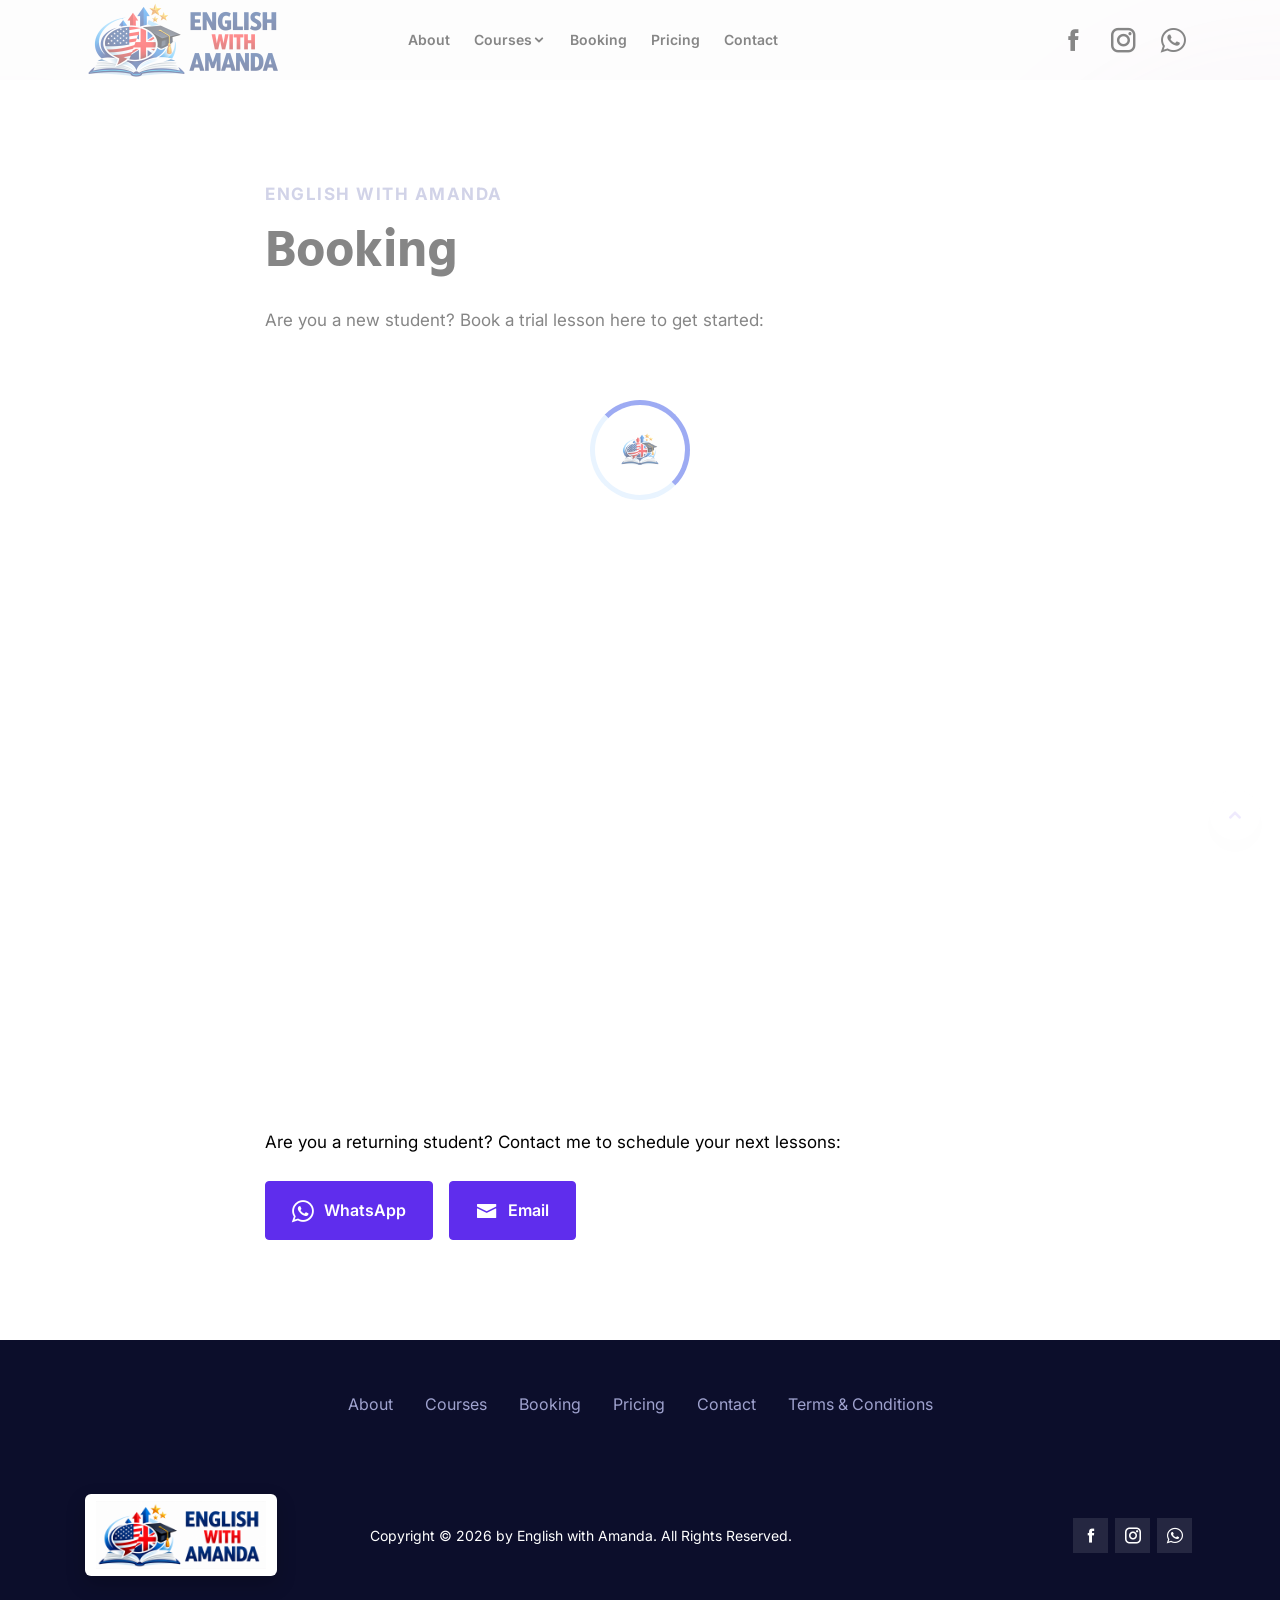
<file: booking.html>
<!doctype html>
<html class="no-js" lang="en">

<head>
    <!-- Google Tag Manager -->
    <script>(function(w,d,s,l,i){w[l]=w[l]||[];w[l].push({'gtm.start':
    new Date().getTime(),event:'gtm.js'});var f=d.getElementsByTagName(s)[0],
    j=d.createElement(s),dl=l!='dataLayer'?'&l='+l:'';j.async=true;j.src=
    'https://www.googletagmanager.com/gtm.js?id='+i+dl;f.parentNode.insertBefore(j,f);
    })(window,document,'script','dataLayer','GTM-TVTG2XFN');</script>
    <!-- End Google Tag Manager -->
    <meta charset="utf-8">
    <link rel="icon" type="image/x-icon" href="amanda-callouts-favicon.ico">
    <meta http-equiv="x-ua-compatible" content="ie=edge">
    <title>English with Amanda - Booking</title>
    <!-- Social sharing preview -->
    <meta property="og:type" content="website">
    <meta property="og:site_name" content="English with Amanda">
    <meta property="og:title" content="English with Amanda - Booking">
    <meta property="og:image" content="https://englishwithamanda.com/english-with-amanda-social.png?v=2">
    <meta property="og:image:type" content="image/png">
    <meta property="og:image:width" content="1200">
    <meta property="og:image:height" content="627">
    <meta property="og:image:alt" content="English with Amanda logo">
    <meta name="twitter:card" content="summary_large_image">
    <meta name="twitter:title" content="English with Amanda - Booking">
    <meta name="twitter:image" content="https://englishwithamanda.com/english-with-amanda-social.png?v=2">
    <meta name="twitter:image:alt" content="English with Amanda logo">

    <meta name="description" content="">
    <meta name="viewport" content="width=device-width, initial-scale=1">

    <!-- CSS here -->
    <link rel="stylesheet" href="css/bootstrap.min.css">
    <link rel="stylesheet" href="css/aos.min.css">
    <link rel="stylesheet" href="css/icofont.min.css">
    <link rel="stylesheet" href="css/style.css">

    <meta name="color-scheme" content="light">

</head>

<body class="body__wrapper">
    <!-- Google Tag Manager (noscript) -->
    <noscript><iframe src="https://www.googletagmanager.com/ns.html?id=GTM-TVTG2XFN"
    height="0" width="0" style="display:none;visibility:hidden"></iframe></noscript>
    <!-- End Google Tag Manager (noscript) -->
    <!-- pre loader area start -->
    <div id="back__preloader">
        <div id="back__circle_loader"></div>
            <div class="back__loader_logo">
                <img loading="eager"  src="img/pre.png?v=2" alt="English with Amanda">
            </div>
        </div>
    <!-- pre loader area end -->

    <main class="main_wrapper overflow-hidden">

        <!-- headar section start -->
        <header>
            <div class="headerarea headerarea__2 header__sticky header__area">
                <div class="container desktop__menu__wrapper">
                    <div class="row">
                        <div class="col-xl-2 col-lg-2 col-md-6">
                            <div class="headerarea__left">
                                <div class="headerarea__left__logo">

                                    <a href="index.html"><img loading="lazy"  width="200" height="80" style="height: auto;" src="img/logo/logo_1.png?v=3" alt="English with Amanda"></a>
                                </div>

                            </div>
                        </div>
                        <div class="col-xl-7 col-lg-7 main_menu_wrap">
                            <div class="headerarea__main__menu">
                                <nav aria-label="Primary navigation">
                                    <ul>
                                        <li><a href="about.html">About</a></li>
                                        <li>
                                            <a class="headerarea__has__dropdown" href="index.html#featured-courses">Courses<i class="icofont-rounded-down"></i></a>
                                            <ul class="headerarea__submenu">
                                                <li><a href="trial-lesson.html">Trial Lesson</a></li>
                                                <li><a href="general-english.html">General English</a></li>
                                                <li><a href="group-conversation-classes.html">Group Conversation Classes</a></li>
                                                <li><a href="cambridge-exam-preparation.html">Cambridge Exam Preparation</a></li>
                                                <li><a href="business-english.html">Business English</a></li>
                                                <li><a href="interview-preparation.html">Interview Preparation</a></li>
                                                <li><a href="pronunciation-and-accent-reduction.html">Accent Reduction &amp; Pronunciation</a></li>
                                            </ul>
                                        </li>
                                        <li><a href="booking.html">Booking</a></li>
                                        <li><a href="pricing.html">Pricing</a></li>
                                        <li><a href="index.html#contact">Contact</a></li>
                                    </ul>
                                </nav>

                            </div>
                        </div>
                        <div class="col-xl-3 col-lg-3 col-md-6">
                            <div class="ewa-header-social" aria-label="Social links">
                                <a href="https://www.facebook.com/people/English-with-Amanda/61590769316565" target="_blank" rel="noopener noreferrer" aria-label="Facebook (opens in a new tab)"><i class="icofont-facebook" aria-hidden="true"></i></a>
                                <a href="https://www.instagram.com/englishwithamandasmith/" target="_blank" rel="noopener noreferrer" aria-label="Instagram (opens in a new tab)"><i class="icofont-instagram" aria-hidden="true"></i></a>
                                <a href="https://api.whatsapp.com/send?phone=18563923306" target="_blank" rel="noopener noreferrer" aria-label="WhatsApp (opens in a new tab)"><i class="icofont-brand-whatsapp" aria-hidden="true"></i></a>
                            </div>

                        </div>

                    </div>

                </div>

                <div class="container-fluid mob_menu_wrapper">
                    <div class="row align-items-center">
                        <div class="col-6">
                            <div class="mobile-logo">
                                <a class="logo__dark" href="index.html"><img loading="lazy"  width="200" height="80" style="height: auto;" src="img/logo/logo_1.png?v=3" alt="English with Amanda"></a>
                            </div>
                        </div>
                        <div class="col-6">
                            <div class="header-right-wrap">

                                <div class="ewa-header-social" aria-label="Social links">
                                <a href="https://www.facebook.com/people/English-with-Amanda/61590769316565" target="_blank" rel="noopener noreferrer" aria-label="Facebook (opens in a new tab)"><i class="icofont-facebook" aria-hidden="true"></i></a>
                                <a href="https://www.instagram.com/englishwithamandasmith/" target="_blank" rel="noopener noreferrer" aria-label="Instagram (opens in a new tab)"><i class="icofont-instagram" aria-hidden="true"></i></a>
                                <a href="https://api.whatsapp.com/send?phone=18563923306" target="_blank" rel="noopener noreferrer" aria-label="WhatsApp (opens in a new tab)"><i class="icofont-brand-whatsapp" aria-hidden="true"></i></a>
                            </div>
                            <div class="headerarea__right">

                                </div>

                                <div class="mobile-off-canvas">
                                    <a class="mobile-aside-button" href="#"><i class="icofont-navigation-menu"></i></a>
                                </div>
                            </div>
                        </div>
                    </div>
                </div>
            </div>
        </header>
        <!-- header section end -->

        <!-- Mobile Menu Start Here -->
        <div class="mobile-off-canvas-active">
            <a class="mobile-aside-close"><i class="icofont  icofont-close-line"></i></a>
            <div class="header-mobile-aside-wrap">
                <div class="mobile-menu-wrap headerarea">

                    <div class="mobile-navigation">
                        <nav aria-label="Mobile navigation">
                            <ul class="mobile-menu">
                                <li><a href="about.html">About</a></li>
                                <li class="menu-item-has-children"><a href="index.html#featured-courses">Courses</a>
                                    <ul class="dropdown">
                                        <li><a href="trial-lesson.html">Trial Lesson</a></li>
                                        <li><a href="general-english.html">General English</a></li>
                                        <li><a href="group-conversation-classes.html">Group Conversation Classes</a></li>
                                        <li><a href="cambridge-exam-preparation.html">Cambridge Exam Preparation</a></li>
                                        <li><a href="business-english.html">Business English</a></li>
                                        <li><a href="interview-preparation.html">Interview Preparation</a></li>
                                        <li><a href="pronunciation-and-accent-reduction.html">Accent Reduction &amp; Pronunciation</a></li>
                                    </ul>
                                </li>
                                <li><a href="booking.html">Booking</a></li>
                                <li><a href="pricing.html">Pricing</a></li>
                                <li><a href="index.html#contact">Contact</a></li>
                            </ul>
                        </nav>
                    </div>

                </div>
            </div>
        </div>
        <!-- Mobile Menu end Here -->

        <div>
            <div class="theme__shadow__circle"></div>
            <div class="theme__shadow__circle shadow__right"></div>
        </div>

        <section class="cambridge-course-page booking-page">
            <div class="container">
                <div class="booking-page__content">
                    <p class="cambridge-course-page__eyebrow">English with Amanda</p>
                    <h1>Booking</h1>
                    <p id="trial-booking-intro">Are you a new student? Book a trial lesson here to get started:</p>
                    <!-- Calendly inline widget begin -->
                    <div class="calendly-inline-widget" data-url="https://calendly.com/amandajpicker/30min?hide_gdpr_banner=1" style="min-width:320px;height:700px;"></div>
                    <script type="text/javascript" src="https://assets.calendly.com/assets/external/widget.js" async></script>
                    <!-- Calendly inline widget end -->
                    <noscript><p><a href="https://calendly.com/amandajpicker/30min?hide_gdpr_banner=1">Book your trial lesson on Calendly</a></p></noscript>
                    <div class="booking-page__returning"><br>
                        <p>Are you a returning student? Contact me to schedule your next lessons:</p>
                        <div class="booking-page__actions">
                            <a class="booking-page__button" href="https://api.whatsapp.com/send?phone=18563923306" target="_blank" rel="noopener noreferrer"><i class="icofont-brand-whatsapp" aria-hidden="true"></i> WhatsApp</a>
                            <a class="booking-page__button" href="mailto:hello@englishwithamanda.com" target="_blank" rel="noopener noreferrer"><i class="icofont-envelope" aria-hidden="true"></i> Email</a>
                        </div>
                    </div>
                </div>
            </div>
        </section>

        <div class="footerarea">
            <div class="container">

                <div class="footerarea__wrapper footerarea__wrapper__2">
                    <nav class="ewa-footer-nav" aria-label="Footer navigation">
                        <a href="about.html">About</a>
                        <a href="index.html#featured-courses">Courses</a>
                        <a href="booking.html">Booking</a>
                        <a href="pricing.html">Pricing</a>
                        <a href="index.html#contact">Contact</a>
                        <a href="terms-and-conditions.html">Terms &amp; Conditions</a>
                    </nav>

                </div>
                <div class="footerarea__copyright__wrapper footerarea__copyright__wrapper__2">
                    <div class="row">
                        <div class="col-xl-3 col-lg-3">
                            <div class="copyright__logo">
                                <a href="/"><img loading="lazy"  width="200" height="80" style="height: auto;" src="img/logo/logo_2.png?v=2" alt="English with Amanda"></a>
                            </div>
                        </div>
                        <div class="col-xl-6 col-lg-6">
                            <div class="footerarea__copyright__content footerarea__copyright__content__2">
                                <p>Copyright © <span>2026</span> by English with Amanda. All Rights Reserved.</p>
                            </div>
                        </div>
                        <div class="col-xl-3 col-lg-3">
                            <div class="footerarea__icon footerarea__icon__2">
                                <ul>
                                    <li><a href="https://www.facebook.com/people/English-with-Amanda/61590769316565" target="_blank" rel="noopener noreferrer" aria-label="Facebook"><i class="icofont-facebook" aria-hidden="true"></i></a></li>
                                    <li><a href="https://www.instagram.com/englishwithamandasmith/" target="_blank" rel="noopener noreferrer" aria-label="Instagram"><i class="icofont-instagram"></i></a></li>
                                    <li><a href="https://api.whatsapp.com/send?phone=18563923306" target="_blank" rel="noopener noreferrer" aria-label="WhatsApp"><i class="icofont-brand-whatsapp"></i></a></li>
                                </ul>
                            </div>
                        </div>
                    </div>
                </div>

            </div>
        </div>

    </main>

    <!-- JS here -->
    <script src="js/vendor/jquery-3.6.0.min.js"></script>
    <script src="js/jquery.scrollUp.min.js"></script>
    <script src="js/aos.js"></script>
    <script src="js/main.js"></script>

</body>

</html>
</file>
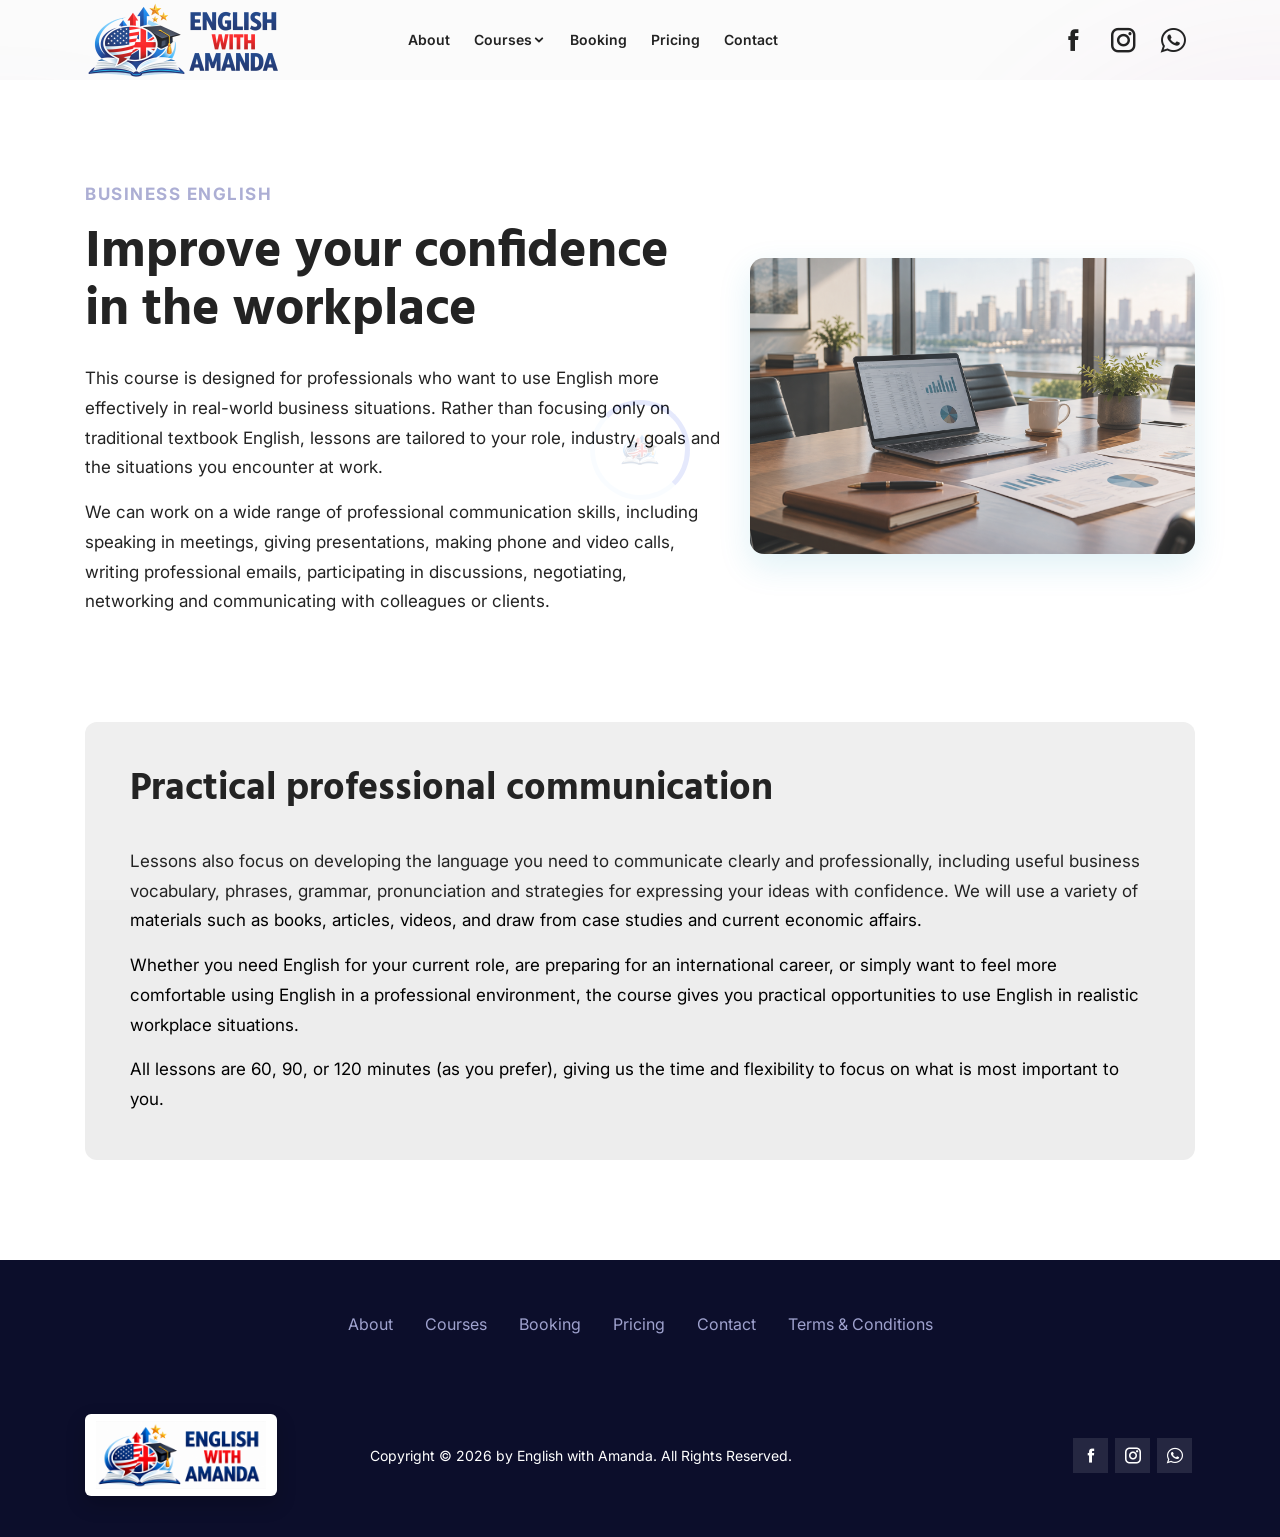
<file: business-english.html>
<!doctype html>
<html lang="en">

<head>
    <!-- Google Tag Manager -->
    <script>(function(w,d,s,l,i){w[l]=w[l]||[];w[l].push({'gtm.start':
    new Date().getTime(),event:'gtm.js'});var f=d.getElementsByTagName(s)[0],
    j=d.createElement(s),dl=l!='dataLayer'?'&l='+l:'';j.async=true;j.src=
    'https://www.googletagmanager.com/gtm.js?id='+i+dl;f.parentNode.insertBefore(j,f);
    })(window,document,'script','dataLayer','GTM-TVTG2XFN');</script>
    <!-- End Google Tag Manager -->
    <meta charset="utf-8">
    <link rel="icon" type="image/x-icon" href="amanda-callouts-favicon.ico">
    <meta http-equiv="x-ua-compatible" content="ie=edge">
    <title>English with Amanda - Business English</title>
    <!-- Social sharing preview -->
    <meta property="og:type" content="website">
    <meta property="og:site_name" content="English with Amanda">
    <meta property="og:title" content="English with Amanda - Business English">
    <meta property="og:image" content="https://englishwithamanda.com/english-with-amanda-social.png?v=2">
    <meta property="og:image:type" content="image/png">
    <meta property="og:image:width" content="1200">
    <meta property="og:image:height" content="627">
    <meta property="og:image:alt" content="English with Amanda logo">
    <meta name="twitter:card" content="summary_large_image">
    <meta name="twitter:title" content="English with Amanda - Business English">
    <meta name="twitter:image" content="https://englishwithamanda.com/english-with-amanda-social.png?v=2">
    <meta name="twitter:image:alt" content="English with Amanda logo">

    <meta name="description" content="">
    <meta name="viewport" content="width=device-width, initial-scale=1">

    <!-- CSS here -->
    <link rel="stylesheet" href="css/bootstrap.min.css">
    <link rel="stylesheet" href="css/aos.min.css">
    <link rel="stylesheet" href="css/icofont.min.css">
    <link rel="stylesheet" href="css/style.css">

    <meta name="color-scheme" content="light">

</head>

<body class="body__wrapper">
    <!-- Google Tag Manager (noscript) -->
    <noscript><iframe src="https://www.googletagmanager.com/ns.html?id=GTM-TVTG2XFN"
    height="0" width="0" style="display:none;visibility:hidden"></iframe></noscript>
    <!-- End Google Tag Manager (noscript) -->
    <!-- pre loader area start -->
    <div id="back__preloader">
        <div id="back__circle_loader"></div>
            <div class="back__loader_logo">
                <img loading="eager"  src="img/pre.png?v=2" alt="English with Amanda">
            </div>
        </div>
    <!-- pre loader area end -->

    <main class="main_wrapper overflow-hidden">

        <!-- headar section start -->
        <header>
            <div class="headerarea headerarea__2 header__sticky header__area">
                <div class="container desktop__menu__wrapper">
                    <div class="row">
                        <div class="col-xl-2 col-lg-2 col-md-6">
                            <div class="headerarea__left">
                                <div class="headerarea__left__logo">

                                    <a href="index.html"><img loading="lazy"  width="200" height="80" style="height: auto;" src="img/logo/logo_1.png?v=3" alt="English with Amanda"></a>
                                </div>

                            </div>
                        </div>
                        <div class="col-xl-7 col-lg-7 main_menu_wrap">
                            <div class="headerarea__main__menu">
                                <nav aria-label="Primary navigation">
                                    <ul>
                                        <li><a href="about.html">About</a></li>
                                        <li>
                                            <a class="headerarea__has__dropdown" href="index.html#featured-courses">Courses<i class="icofont-rounded-down"></i></a>
                                            <ul class="headerarea__submenu">
                                                <li><a href="trial-lesson.html">Trial Lesson</a></li>
                                                <li><a href="general-english.html">General English</a></li>
                                                <li><a href="group-conversation-classes.html">Group Conversation Classes</a></li>
                                                <li><a href="cambridge-exam-preparation.html">Cambridge Exam Preparation</a></li>
                                                <li><a href="business-english.html">Business English</a></li>
                                                <li><a href="interview-preparation.html">Interview Preparation</a></li>
                                                <li><a href="pronunciation-and-accent-reduction.html">Accent Reduction &amp; Pronunciation</a></li>
                                            </ul>
                                        </li>
                                        <li><a href="booking.html">Booking</a></li>
                                        <li><a href="pricing.html">Pricing</a></li>
                                        <li><a href="index.html#contact">Contact</a></li>
                                    </ul>
                                </nav>

                            </div>
                        </div>
                        <div class="col-xl-3 col-lg-3 col-md-6">
                            <div class="ewa-header-social" aria-label="Social links">
                                <a href="https://www.facebook.com/people/English-with-Amanda/61590769316565" target="_blank" rel="noopener noreferrer" aria-label="Facebook (opens in a new tab)"><i class="icofont-facebook" aria-hidden="true"></i></a>
                                <a href="https://www.instagram.com/englishwithamandasmith/" target="_blank" rel="noopener noreferrer" aria-label="Instagram (opens in a new tab)"><i class="icofont-instagram" aria-hidden="true"></i></a>
                                <a href="https://api.whatsapp.com/send?phone=18563923306" target="_blank" rel="noopener noreferrer" aria-label="WhatsApp (opens in a new tab)"><i class="icofont-brand-whatsapp" aria-hidden="true"></i></a>
                            </div>

                        </div>

                    </div>

                </div>

                <div class="container-fluid mob_menu_wrapper">
                    <div class="row align-items-center">
                        <div class="col-6">
                            <div class="mobile-logo">
                                <a class="logo__dark" href="index.html"><img loading="lazy"  width="200" height="80" style="height: auto;" src="img/logo/logo_1.png?v=3" alt="English with Amanda"></a>
                            </div>
                        </div>
                        <div class="col-6">
                            <div class="header-right-wrap">

                                <div class="ewa-header-social" aria-label="Social links">
                                <a href="https://www.facebook.com/people/English-with-Amanda/61590769316565" target="_blank" rel="noopener noreferrer" aria-label="Facebook (opens in a new tab)"><i class="icofont-facebook" aria-hidden="true"></i></a>
                                <a href="https://www.instagram.com/englishwithamandasmith/" target="_blank" rel="noopener noreferrer" aria-label="Instagram (opens in a new tab)"><i class="icofont-instagram" aria-hidden="true"></i></a>
                                <a href="https://api.whatsapp.com/send?phone=18563923306" target="_blank" rel="noopener noreferrer" aria-label="WhatsApp (opens in a new tab)"><i class="icofont-brand-whatsapp" aria-hidden="true"></i></a>
                            </div>
                            <div class="headerarea__right">

                                </div>

                                <div class="mobile-off-canvas">
                                    <a class="mobile-aside-button" href="#"><i class="icofont-navigation-menu"></i></a>
                                </div>
                            </div>
                        </div>
                    </div>
                </div>
            </div>
        </header>
        <!-- header section end -->

        <!-- Mobile Menu Start Here -->
        <div class="mobile-off-canvas-active">
            <a class="mobile-aside-close"><i class="icofont  icofont-close-line"></i></a>
            <div class="header-mobile-aside-wrap">
                <div class="mobile-menu-wrap headerarea">

                    <div class="mobile-navigation">
                        <nav aria-label="Mobile navigation">
                            <ul class="mobile-menu">
                                <li><a href="about.html">About</a></li>
                                <li class="menu-item-has-children"><a href="index.html#featured-courses">Courses</a>
                                    <ul class="dropdown">
                                        <li><a href="trial-lesson.html">Trial Lesson</a></li>
                                        <li><a href="general-english.html">General English</a></li>
                                        <li><a href="group-conversation-classes.html">Group Conversation Classes</a></li>
                                        <li><a href="cambridge-exam-preparation.html">Cambridge Exam Preparation</a></li>
                                        <li><a href="business-english.html">Business English</a></li>
                                        <li><a href="interview-preparation.html">Interview Preparation</a></li>
                                        <li><a href="pronunciation-and-accent-reduction.html">Accent Reduction &amp; Pronunciation</a></li>
                                    </ul>
                                </li>
                                <li><a href="booking.html">Booking</a></li>
                                <li><a href="pricing.html">Pricing</a></li>
                                <li><a href="index.html#contact">Contact</a></li>
                            </ul>
                        </nav>
                    </div>

                </div>
            </div>
        </div>
        <!-- Mobile Menu end Here -->

        <div>
            <div class="theme__shadow__circle"></div>
            <div class="theme__shadow__circle shadow__right"></div>
        </div>

        <section class="cambridge-course-page">
            <div class="container">
                <div class="row align-items-center cambridge-course-page__intro">
                    <div class="col-lg-7">
                        <p class="cambridge-course-page__eyebrow">Business English</p>
                        <h1>Improve your confidence in the workplace</h1>
                        <p>This course is designed for professionals who want to use English more effectively in real-world business situations. Rather than focusing only on traditional textbook English, lessons are tailored to your role, industry, goals and the situations you encounter at work.</p>
                        <p>We can work on a wide range of professional communication skills, including speaking in meetings, giving presentations, making phone and video calls, writing professional emails, participating in discussions, negotiating, networking and communicating with colleagues or clients.</p>
                    </div>
                    <div class="col-lg-5">
                        <img class="cambridge-course-page__image" loading="lazy" src="course-business-english.png" alt="Laptop, business charts and notebook in a meeting room">
                    </div>
                </div>

                <div class="cambridge-course-page__section cambridge-course-page__strategy">
                    <h2>Practical professional communication</h2>
                    <p>Lessons also focus on developing the language you need to communicate clearly and professionally, including useful business vocabulary, phrases, grammar, pronunciation and strategies for expressing your ideas with confidence. We will use a variety of materials such as books, articles, videos, and draw from case studies and current economic affairs.</p>
                    <p>Whether you need English for your current role, are preparing for an international career, or simply want to feel more comfortable using English in a professional environment, the course gives you practical opportunities to use English in realistic workplace situations.</p>
                    <p>All lessons are 60, 90, or 120 minutes (as you prefer), giving us the time and flexibility to focus on what is most important to you.</p>
                </div>
            </div>
        </section>

        <div class="footerarea">
            <div class="container">

                <div class="footerarea__wrapper footerarea__wrapper__2">
                    <nav class="ewa-footer-nav" aria-label="Footer navigation">
                        <a href="about.html">About</a>
                        <a href="index.html#featured-courses">Courses</a>
                        <a href="booking.html">Booking</a>
                        <a href="pricing.html">Pricing</a>
                        <a href="index.html#contact">Contact</a>
                        <a href="terms-and-conditions.html">Terms &amp; Conditions</a>
                    </nav>

                </div>
                <div class="footerarea__copyright__wrapper footerarea__copyright__wrapper__2">
                    <div class="row">
                        <div class="col-xl-3 col-lg-3">
                            <div class="copyright__logo">
                                <a href="/"><img loading="lazy"  width="200" height="80" style="height: auto;" src="img/logo/logo_2.png?v=2" alt="English with Amanda"></a>
                            </div>
                        </div>
                        <div class="col-xl-6 col-lg-6">
                            <div class="footerarea__copyright__content footerarea__copyright__content__2">
                                <p>Copyright © <span>2026</span> by English with Amanda. All Rights Reserved.</p>
                            </div>
                        </div>
                        <div class="col-xl-3 col-lg-3">
                            <div class="footerarea__icon footerarea__icon__2">
                                <ul>
                                    <li><a href="https://www.facebook.com/people/English-with-Amanda/61590769316565" target="_blank" rel="noopener noreferrer" aria-label="Facebook"><i class="icofont-facebook" aria-hidden="true"></i></a></li>
                                    <li><a href="https://www.instagram.com/englishwithamandasmith/" target="_blank" rel="noopener noreferrer" aria-label="Instagram"><i class="icofont-instagram"></i></a></li>
                                    <li><a href="https://api.whatsapp.com/send?phone=18563923306" target="_blank" rel="noopener noreferrer" aria-label="WhatsApp"><i class="icofont-brand-whatsapp"></i></a></li>
                                </ul>
                            </div>
                        </div>
                    </div>
                </div>

            </div>
        </div>

    </main>

    <!-- JS here -->
    <script src="js/vendor/jquery-3.6.0.min.js"></script>
    <script src="js/jquery.scrollUp.min.js"></script>
    <script src="js/aos.js"></script>
    <script src="js/main.js"></script>

</body>

</html>
</file>
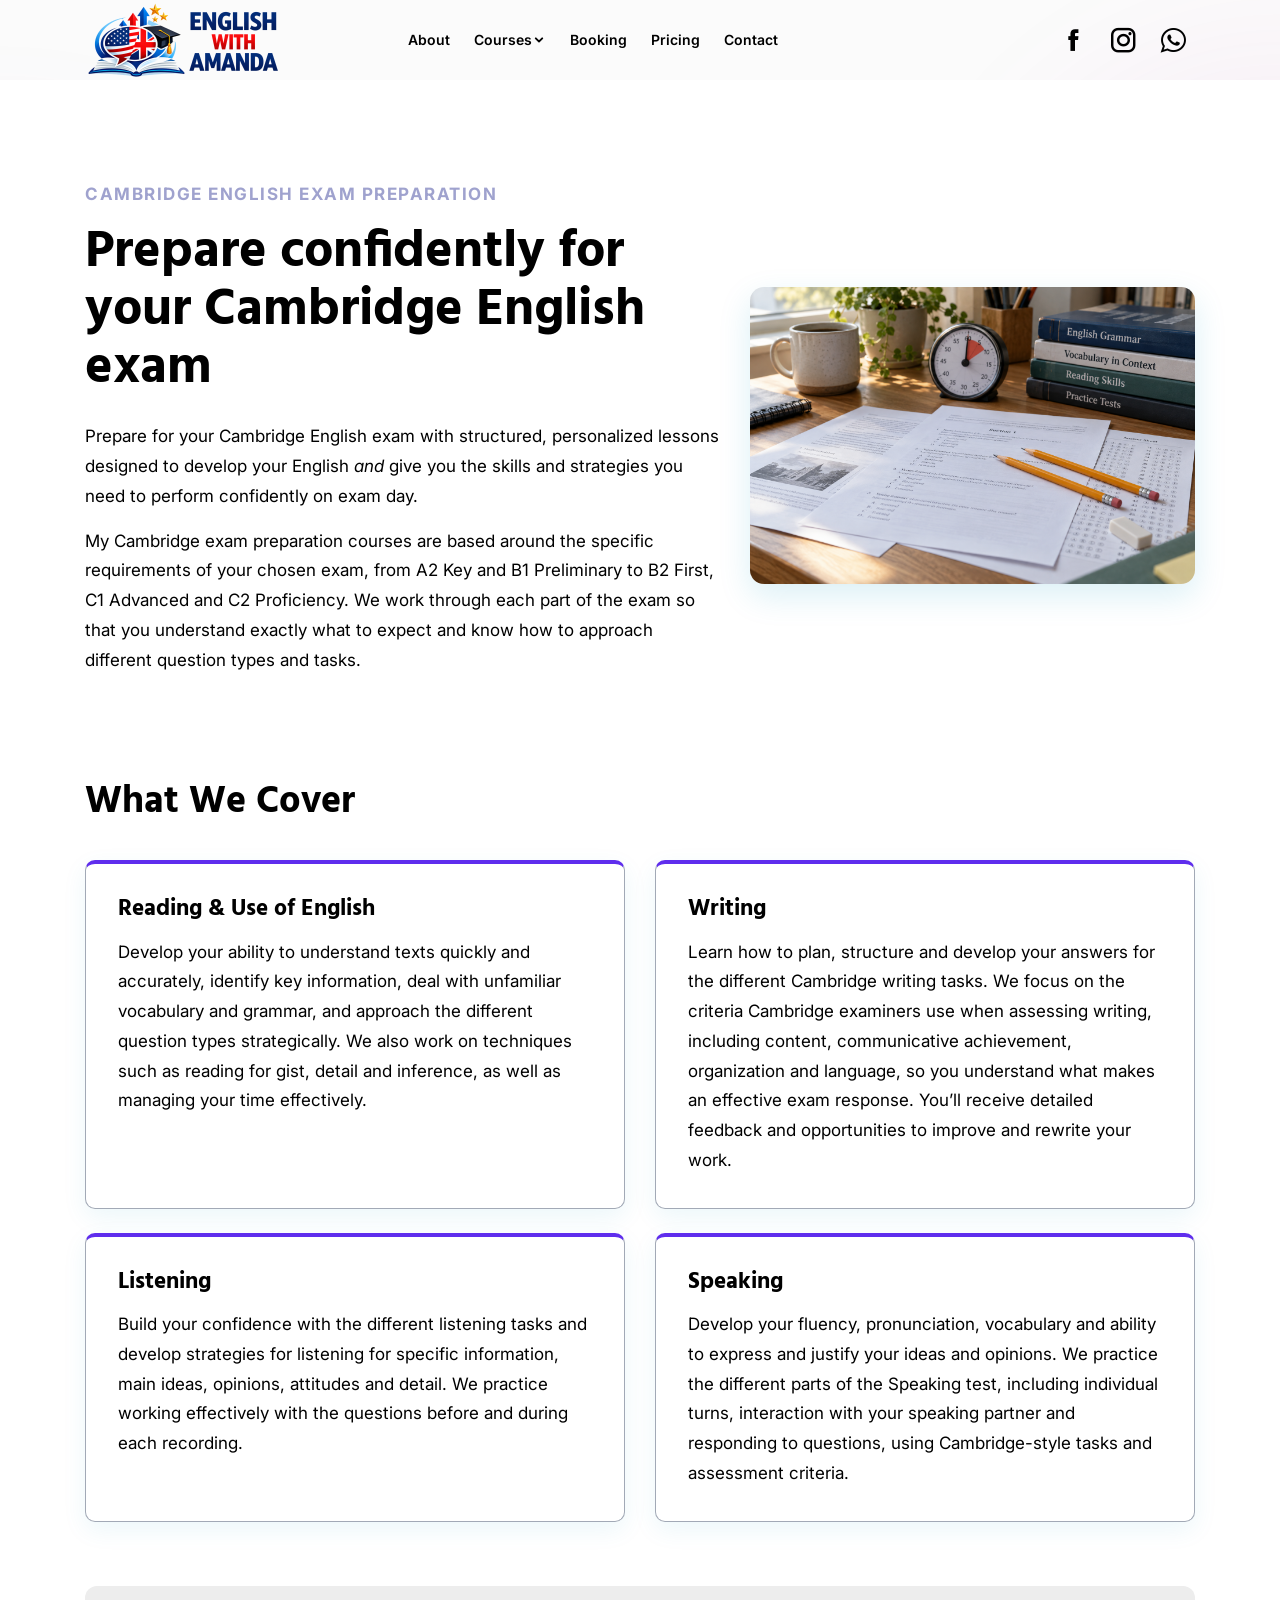
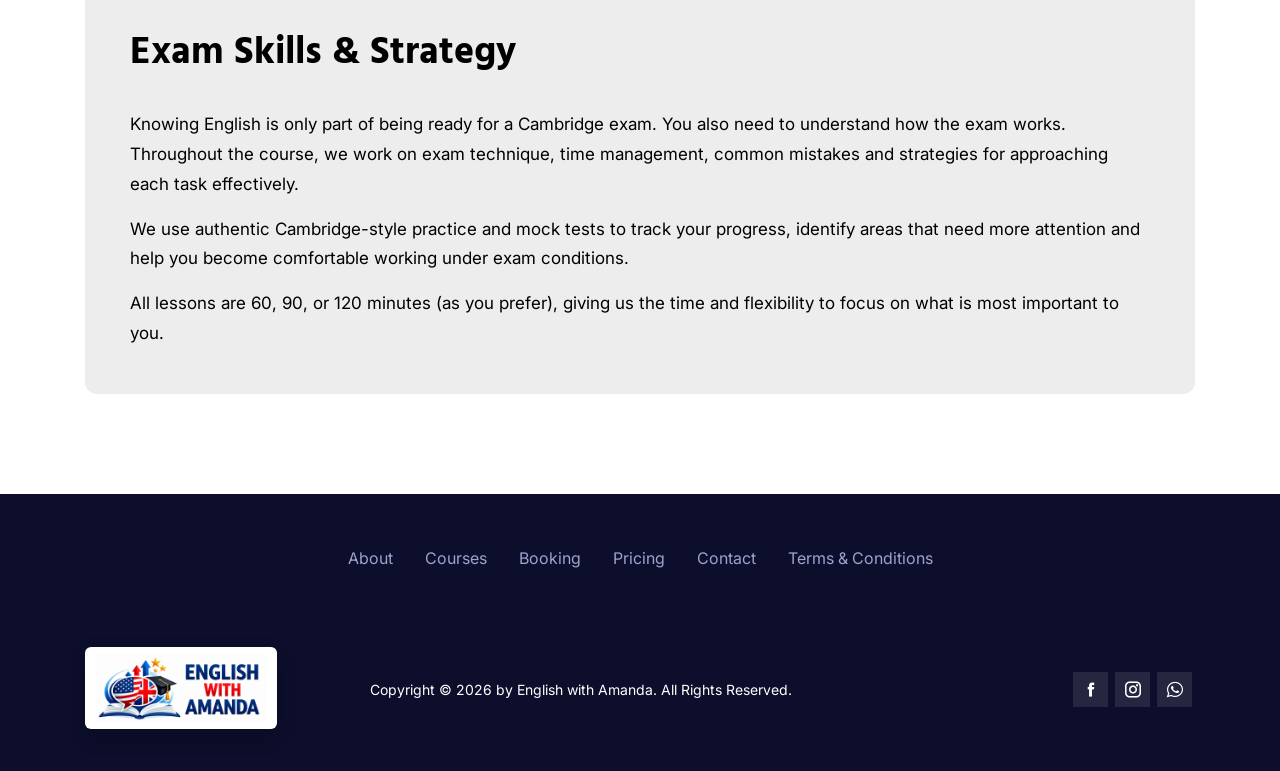
<file: cambridge-exam-preparation.html>
<!doctype html>
<html lang="en">

<head>
    <!-- Google Tag Manager -->
    <script>(function(w,d,s,l,i){w[l]=w[l]||[];w[l].push({'gtm.start':
    new Date().getTime(),event:'gtm.js'});var f=d.getElementsByTagName(s)[0],
    j=d.createElement(s),dl=l!='dataLayer'?'&l='+l:'';j.async=true;j.src=
    'https://www.googletagmanager.com/gtm.js?id='+i+dl;f.parentNode.insertBefore(j,f);
    })(window,document,'script','dataLayer','GTM-TVTG2XFN');</script>
    <!-- End Google Tag Manager -->
    <meta charset="utf-8">
    <link rel="icon" type="image/x-icon" href="amanda-callouts-favicon.ico">
    <meta http-equiv="x-ua-compatible" content="ie=edge">
    <title>English with Amanda - Cambridge Exam Preparation</title>
    <!-- Social sharing preview -->
    <meta property="og:type" content="website">
    <meta property="og:site_name" content="English with Amanda">
    <meta property="og:title" content="English with Amanda - Cambridge Exam Preparation">
    <meta property="og:image" content="https://englishwithamanda.com/english-with-amanda-social.png?v=2">
    <meta property="og:image:type" content="image/png">
    <meta property="og:image:width" content="1200">
    <meta property="og:image:height" content="627">
    <meta property="og:image:alt" content="English with Amanda logo">
    <meta name="twitter:card" content="summary_large_image">
    <meta name="twitter:title" content="English with Amanda - Cambridge Exam Preparation">
    <meta name="twitter:image" content="https://englishwithamanda.com/english-with-amanda-social.png?v=2">
    <meta name="twitter:image:alt" content="English with Amanda logo">

    <meta name="description" content="">
    <meta name="viewport" content="width=device-width, initial-scale=1">

    <!-- CSS here -->
    <link rel="stylesheet" href="css/bootstrap.min.css">
    <link rel="stylesheet" href="css/aos.min.css">
    <link rel="stylesheet" href="css/icofont.min.css">
    <link rel="stylesheet" href="css/style.css">

    <meta name="color-scheme" content="light">

</head>

<body class="body__wrapper">
    <!-- Google Tag Manager (noscript) -->
    <noscript><iframe src="https://www.googletagmanager.com/ns.html?id=GTM-TVTG2XFN"
    height="0" width="0" style="display:none;visibility:hidden"></iframe></noscript>
    <!-- End Google Tag Manager (noscript) -->
    <!-- pre loader area start -->
    <div id="back__preloader">
        <div id="back__circle_loader"></div>
            <div class="back__loader_logo">
                <img loading="eager"  src="img/pre.png?v=2" alt="English with Amanda">
            </div>
        </div>
    <!-- pre loader area end -->

    <main class="main_wrapper overflow-hidden">

        <!-- headar section start -->
        <header>
            <div class="headerarea headerarea__2 header__sticky header__area">
                <div class="container desktop__menu__wrapper">
                    <div class="row">
                        <div class="col-xl-2 col-lg-2 col-md-6">
                            <div class="headerarea__left">
                                <div class="headerarea__left__logo">

                                    <a href="index.html"><img loading="lazy"  width="200" height="80" style="height: auto;" src="img/logo/logo_1.png?v=3" alt="English with Amanda"></a>
                                </div>

                            </div>
                        </div>
                        <div class="col-xl-7 col-lg-7 main_menu_wrap">
                            <div class="headerarea__main__menu">
                                <nav aria-label="Primary navigation">
                                    <ul>
                                        <li><a href="about.html">About</a></li>
                                        <li>
                                            <a class="headerarea__has__dropdown" href="index.html#featured-courses">Courses<i class="icofont-rounded-down"></i></a>
                                            <ul class="headerarea__submenu">
                                                <li><a href="trial-lesson.html">Trial Lesson</a></li>
                                                <li><a href="general-english.html">General English</a></li>
                                                <li><a href="group-conversation-classes.html">Group Conversation Classes</a></li>
                                                <li><a href="cambridge-exam-preparation.html">Cambridge Exam Preparation</a></li>
                                                <li><a href="business-english.html">Business English</a></li>
                                                <li><a href="interview-preparation.html">Interview Preparation</a></li>
                                                <li><a href="pronunciation-and-accent-reduction.html">Accent Reduction &amp; Pronunciation</a></li>
                                            </ul>
                                        </li>
                                        <li><a href="booking.html">Booking</a></li>
                                        <li><a href="pricing.html">Pricing</a></li>
                                        <li><a href="index.html#contact">Contact</a></li>
                                    </ul>
                                </nav>

                            </div>
                        </div>
                        <div class="col-xl-3 col-lg-3 col-md-6">
                            <div class="ewa-header-social" aria-label="Social links">
                                <a href="https://www.facebook.com/people/English-with-Amanda/61590769316565" target="_blank" rel="noopener noreferrer" aria-label="Facebook (opens in a new tab)"><i class="icofont-facebook" aria-hidden="true"></i></a>
                                <a href="https://www.instagram.com/englishwithamandasmith/" target="_blank" rel="noopener noreferrer" aria-label="Instagram (opens in a new tab)"><i class="icofont-instagram" aria-hidden="true"></i></a>
                                <a href="https://api.whatsapp.com/send?phone=18563923306" target="_blank" rel="noopener noreferrer" aria-label="WhatsApp (opens in a new tab)"><i class="icofont-brand-whatsapp" aria-hidden="true"></i></a>
                            </div>

                        </div>

                    </div>

                </div>

                <div class="container-fluid mob_menu_wrapper">
                    <div class="row align-items-center">
                        <div class="col-6">
                            <div class="mobile-logo">
                                <a class="logo__dark" href="index.html"><img loading="lazy"  width="200" height="80" style="height: auto;" src="img/logo/logo_1.png?v=3" alt="English with Amanda"></a>
                            </div>
                        </div>
                        <div class="col-6">
                            <div class="header-right-wrap">

                                <div class="ewa-header-social" aria-label="Social links">
                                <a href="https://www.facebook.com/people/English-with-Amanda/61590769316565" target="_blank" rel="noopener noreferrer" aria-label="Facebook (opens in a new tab)"><i class="icofont-facebook" aria-hidden="true"></i></a>
                                <a href="https://www.instagram.com/englishwithamandasmith/" target="_blank" rel="noopener noreferrer" aria-label="Instagram (opens in a new tab)"><i class="icofont-instagram" aria-hidden="true"></i></a>
                                <a href="https://api.whatsapp.com/send?phone=18563923306" target="_blank" rel="noopener noreferrer" aria-label="WhatsApp (opens in a new tab)"><i class="icofont-brand-whatsapp" aria-hidden="true"></i></a>
                            </div>
                            <div class="headerarea__right">

                                </div>

                                <div class="mobile-off-canvas">
                                    <a class="mobile-aside-button" href="#"><i class="icofont-navigation-menu"></i></a>
                                </div>
                            </div>
                        </div>
                    </div>
                </div>
            </div>
        </header>
        <!-- header section end -->

        <!-- Mobile Menu Start Here -->
        <div class="mobile-off-canvas-active">
            <a class="mobile-aside-close"><i class="icofont  icofont-close-line"></i></a>
            <div class="header-mobile-aside-wrap">
                <div class="mobile-menu-wrap headerarea">

                    <div class="mobile-navigation">
                        <nav aria-label="Mobile navigation">
                            <ul class="mobile-menu">
                                <li><a href="about.html">About</a></li>
                                <li class="menu-item-has-children"><a href="index.html#featured-courses">Courses</a>
                                    <ul class="dropdown">
                                        <li><a href="trial-lesson.html">Trial Lesson</a></li>
                                        <li><a href="general-english.html">General English</a></li>
                                        <li><a href="group-conversation-classes.html">Group Conversation Classes</a></li>
                                        <li><a href="cambridge-exam-preparation.html">Cambridge Exam Preparation</a></li>
                                        <li><a href="business-english.html">Business English</a></li>
                                        <li><a href="interview-preparation.html">Interview Preparation</a></li>
                                        <li><a href="pronunciation-and-accent-reduction.html">Accent Reduction &amp; Pronunciation</a></li>
                                    </ul>
                                </li>
                                <li><a href="booking.html">Booking</a></li>
                                <li><a href="pricing.html">Pricing</a></li>
                                <li><a href="index.html#contact">Contact</a></li>
                            </ul>
                        </nav>
                    </div>

                </div>
            </div>
        </div>
        <!-- Mobile Menu end Here -->

        <div>
            <div class="theme__shadow__circle"></div>
            <div class="theme__shadow__circle shadow__right"></div>
        </div>

        <section class="cambridge-course-page">
            <div class="container">
                <div class="row align-items-center cambridge-course-page__intro">
                    <div class="col-lg-7">
                        <p class="cambridge-course-page__eyebrow">Cambridge English Exam Preparation</p>
                        <h1>Prepare confidently for your Cambridge English exam</h1>
                        <p>Prepare for your Cambridge English exam with structured, personalized lessons designed to develop your English <em>and</em> give you the skills and strategies you need to perform confidently on exam day.</p>
                        <p>My Cambridge exam preparation courses are based around the specific requirements of your chosen exam, from A2 Key and B1 Preliminary to B2 First, C1 Advanced and C2 Proficiency. We work through each part of the exam so that you understand exactly what to expect and know how to approach different question types and tasks.</p>
                    </div>
                    <div class="col-lg-5">
                        <img class="cambridge-course-page__image" loading="lazy" src="course-cambridge-exams.png" alt="English exam practice papers, pencils and a timer">
                    </div>
                </div>

                <div class="cambridge-course-page__section">
                    <h2>What We Cover</h2>
                    <div class="row g-4">
                        <div class="col-md-6">
                            <article class="cambridge-course-page__card">
                                <h3>Reading &amp; Use of English</h3>
                                <p>Develop your ability to understand texts quickly and accurately, identify key information, deal with unfamiliar vocabulary and grammar, and approach the different question types strategically. We also work on techniques such as reading for gist, detail and inference, as well as managing your time effectively.</p>
                            </article>
                        </div>
                        <div class="col-md-6">
                            <article class="cambridge-course-page__card">
                                <h3>Writing</h3>
                                <p>Learn how to plan, structure and develop your answers for the different Cambridge writing tasks. We focus on the criteria Cambridge examiners use when assessing writing, including content, communicative achievement, organization and language, so you understand what makes an effective exam response. You’ll receive detailed feedback and opportunities to improve and rewrite your work.</p>
                            </article>
                        </div>
                        <div class="col-md-6">
                            <article class="cambridge-course-page__card">
                                <h3>Listening</h3>
                                <p>Build your confidence with the different listening tasks and develop strategies for listening for specific information, main ideas, opinions, attitudes and detail. We practice working effectively with the questions before and during each recording.</p>
                            </article>
                        </div>
                        <div class="col-md-6">
                            <article class="cambridge-course-page__card">
                                <h3>Speaking</h3>
                                <p>Develop your fluency, pronunciation, vocabulary and ability to express and justify your ideas and opinions. We practice the different parts of the Speaking test, including individual turns, interaction with your speaking partner and responding to questions, using Cambridge-style tasks and assessment criteria.</p>
                            </article>
                        </div>
                    </div>
                </div>

                <div class="cambridge-course-page__section cambridge-course-page__strategy">
                    <h2>Exam Skills &amp; Strategy</h2>
                    <p>Knowing English is only part of being ready for a Cambridge exam. You also need to understand how the exam works. Throughout the course, we work on exam technique, time management, common mistakes and strategies for approaching each task effectively.</p>
                    <p>We use authentic Cambridge-style practice and mock tests to track your progress, identify areas that need more attention and help you become comfortable working under exam conditions.</p>
                    <p>All lessons are 60, 90, or 120 minutes (as you prefer), giving us the time and flexibility to focus on what is most important to you.</p>
                </div>
            </div>
        </section>

        <div class="footerarea">
            <div class="container">

                <div class="footerarea__wrapper footerarea__wrapper__2">
                    <nav class="ewa-footer-nav" aria-label="Footer navigation">
                        <a href="about.html">About</a>
                        <a href="index.html#featured-courses">Courses</a>
                        <a href="booking.html">Booking</a>
                        <a href="pricing.html">Pricing</a>
                        <a href="index.html#contact">Contact</a>
                        <a href="terms-and-conditions.html">Terms &amp; Conditions</a>
                    </nav>

                </div>
                <div class="footerarea__copyright__wrapper footerarea__copyright__wrapper__2">
                    <div class="row">
                        <div class="col-xl-3 col-lg-3">
                            <div class="copyright__logo">
                                <a href="/"><img loading="lazy"  width="200" height="80" style="height: auto;" src="img/logo/logo_2.png?v=2" alt="English with Amanda"></a>
                            </div>
                        </div>
                        <div class="col-xl-6 col-lg-6">
                            <div class="footerarea__copyright__content footerarea__copyright__content__2">
                                <p>Copyright © <span>2026</span> by English with Amanda. All Rights Reserved.</p>
                            </div>
                        </div>
                        <div class="col-xl-3 col-lg-3">
                            <div class="footerarea__icon footerarea__icon__2">
                                <ul>
                                    <li><a href="https://www.facebook.com/people/English-with-Amanda/61590769316565" target="_blank" rel="noopener noreferrer" aria-label="Facebook"><i class="icofont-facebook" aria-hidden="true"></i></a></li>
                                    <li><a href="https://www.instagram.com/englishwithamandasmith/" target="_blank" rel="noopener noreferrer" aria-label="Instagram"><i class="icofont-instagram"></i></a></li>
                                    <li><a href="https://api.whatsapp.com/send?phone=18563923306" target="_blank" rel="noopener noreferrer" aria-label="WhatsApp"><i class="icofont-brand-whatsapp"></i></a></li>
                                </ul>
                            </div>
                        </div>
                    </div>
                </div>

            </div>
        </div>

    </main>

    <!-- JS here -->
    <script src="js/vendor/jquery-3.6.0.min.js"></script>
    <script src="js/jquery.scrollUp.min.js"></script>
    <script src="js/aos.js"></script>
    <script src="js/main.js"></script>

</body>

</html>
</file>
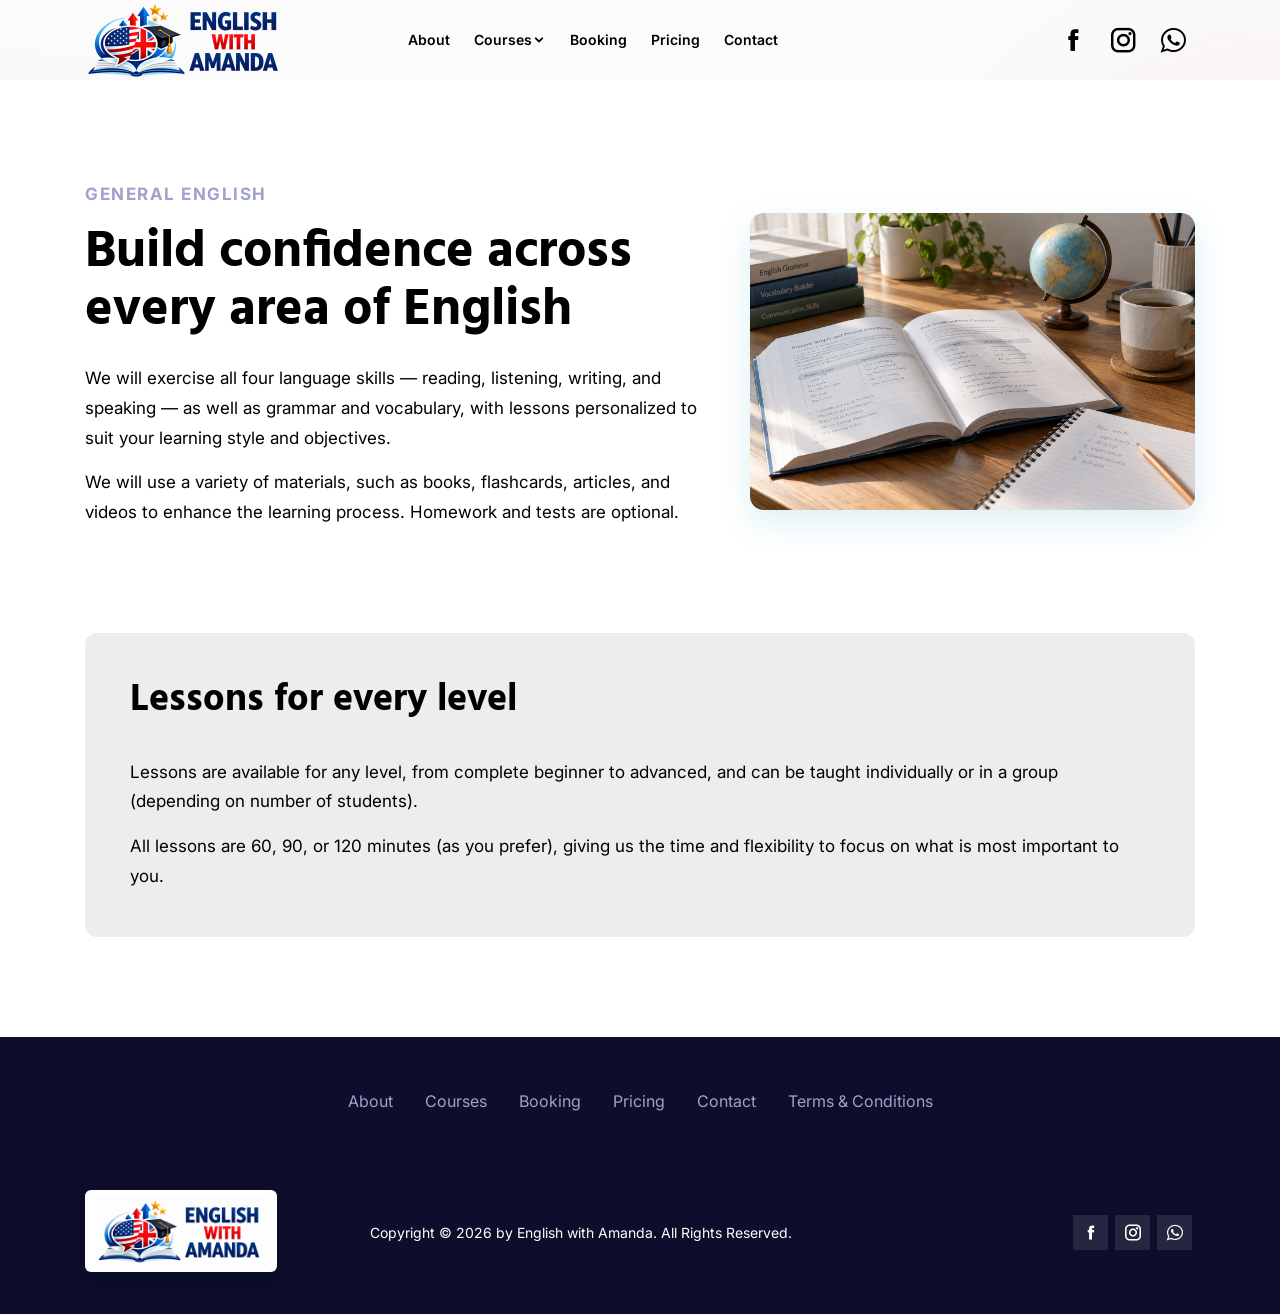
<file: general-english.html>
<!doctype html>
<html lang="en">

<head>
    <!-- Google Tag Manager -->
    <script>(function(w,d,s,l,i){w[l]=w[l]||[];w[l].push({'gtm.start':
    new Date().getTime(),event:'gtm.js'});var f=d.getElementsByTagName(s)[0],
    j=d.createElement(s),dl=l!='dataLayer'?'&l='+l:'';j.async=true;j.src=
    'https://www.googletagmanager.com/gtm.js?id='+i+dl;f.parentNode.insertBefore(j,f);
    })(window,document,'script','dataLayer','GTM-TVTG2XFN');</script>
    <!-- End Google Tag Manager -->
    <meta charset="utf-8">
    <link rel="icon" type="image/x-icon" href="amanda-callouts-favicon.ico">
    <meta http-equiv="x-ua-compatible" content="ie=edge">
    <title>English with Amanda - General English</title>
    <!-- Social sharing preview -->
    <meta property="og:type" content="website">
    <meta property="og:site_name" content="English with Amanda">
    <meta property="og:title" content="English with Amanda - General English">
    <meta property="og:image" content="https://englishwithamanda.com/english-with-amanda-social.png?v=2">
    <meta property="og:image:type" content="image/png">
    <meta property="og:image:width" content="1200">
    <meta property="og:image:height" content="627">
    <meta property="og:image:alt" content="English with Amanda logo">
    <meta name="twitter:card" content="summary_large_image">
    <meta name="twitter:title" content="English with Amanda - General English">
    <meta name="twitter:image" content="https://englishwithamanda.com/english-with-amanda-social.png?v=2">
    <meta name="twitter:image:alt" content="English with Amanda logo">

    <meta name="description" content="">
    <meta name="viewport" content="width=device-width, initial-scale=1">

    <!-- CSS here -->
    <link rel="stylesheet" href="css/bootstrap.min.css">
    <link rel="stylesheet" href="css/aos.min.css">
    <link rel="stylesheet" href="css/icofont.min.css">
    <link rel="stylesheet" href="css/style.css">

    <meta name="color-scheme" content="light">

</head>

<body class="body__wrapper">
    <!-- Google Tag Manager (noscript) -->
    <noscript><iframe src="https://www.googletagmanager.com/ns.html?id=GTM-TVTG2XFN"
    height="0" width="0" style="display:none;visibility:hidden"></iframe></noscript>
    <!-- End Google Tag Manager (noscript) -->
    <!-- pre loader area start -->
    <div id="back__preloader">
        <div id="back__circle_loader"></div>
            <div class="back__loader_logo">
                <img loading="eager"  src="img/pre.png?v=2" alt="English with Amanda">
            </div>
        </div>
    <!-- pre loader area end -->

    <main class="main_wrapper overflow-hidden">

        <!-- headar section start -->
        <header>
            <div class="headerarea headerarea__2 header__sticky header__area">
                <div class="container desktop__menu__wrapper">
                    <div class="row">
                        <div class="col-xl-2 col-lg-2 col-md-6">
                            <div class="headerarea__left">
                                <div class="headerarea__left__logo">

                                    <a href="index.html"><img loading="lazy"  width="200" height="80" style="height: auto;" src="img/logo/logo_1.png?v=3" alt="English with Amanda"></a>
                                </div>

                            </div>
                        </div>
                        <div class="col-xl-7 col-lg-7 main_menu_wrap">
                            <div class="headerarea__main__menu">
                                <nav aria-label="Primary navigation">
                                    <ul>
                                        <li><a href="about.html">About</a></li>
                                        <li>
                                            <a class="headerarea__has__dropdown" href="index.html#featured-courses">Courses<i class="icofont-rounded-down"></i></a>
                                            <ul class="headerarea__submenu">
                                                <li><a href="trial-lesson.html">Trial Lesson</a></li>
                                                <li><a href="general-english.html">General English</a></li>
                                                <li><a href="group-conversation-classes.html">Group Conversation Classes</a></li>
                                                <li><a href="cambridge-exam-preparation.html">Cambridge Exam Preparation</a></li>
                                                <li><a href="business-english.html">Business English</a></li>
                                                <li><a href="interview-preparation.html">Interview Preparation</a></li>
                                                <li><a href="pronunciation-and-accent-reduction.html">Accent Reduction &amp; Pronunciation</a></li>
                                            </ul>
                                        </li>
                                        <li><a href="booking.html">Booking</a></li>
                                        <li><a href="pricing.html">Pricing</a></li>
                                        <li><a href="index.html#contact">Contact</a></li>
                                    </ul>
                                </nav>

                            </div>
                        </div>
                        <div class="col-xl-3 col-lg-3 col-md-6">
                            <div class="ewa-header-social" aria-label="Social links">
                                <a href="https://www.facebook.com/people/English-with-Amanda/61590769316565" target="_blank" rel="noopener noreferrer" aria-label="Facebook (opens in a new tab)"><i class="icofont-facebook" aria-hidden="true"></i></a>
                                <a href="https://www.instagram.com/englishwithamandasmith/" target="_blank" rel="noopener noreferrer" aria-label="Instagram (opens in a new tab)"><i class="icofont-instagram" aria-hidden="true"></i></a>
                                <a href="https://api.whatsapp.com/send?phone=18563923306" target="_blank" rel="noopener noreferrer" aria-label="WhatsApp (opens in a new tab)"><i class="icofont-brand-whatsapp" aria-hidden="true"></i></a>
                            </div>

                        </div>

                    </div>

                </div>

                <div class="container-fluid mob_menu_wrapper">
                    <div class="row align-items-center">
                        <div class="col-6">
                            <div class="mobile-logo">
                                <a class="logo__dark" href="index.html"><img loading="lazy"  width="200" height="80" style="height: auto;" src="img/logo/logo_1.png?v=3" alt="English with Amanda"></a>
                            </div>
                        </div>
                        <div class="col-6">
                            <div class="header-right-wrap">

                                <div class="ewa-header-social" aria-label="Social links">
                                <a href="https://www.facebook.com/people/English-with-Amanda/61590769316565" target="_blank" rel="noopener noreferrer" aria-label="Facebook (opens in a new tab)"><i class="icofont-facebook" aria-hidden="true"></i></a>
                                <a href="https://www.instagram.com/englishwithamandasmith/" target="_blank" rel="noopener noreferrer" aria-label="Instagram (opens in a new tab)"><i class="icofont-instagram" aria-hidden="true"></i></a>
                                <a href="https://api.whatsapp.com/send?phone=18563923306" target="_blank" rel="noopener noreferrer" aria-label="WhatsApp (opens in a new tab)"><i class="icofont-brand-whatsapp" aria-hidden="true"></i></a>
                            </div>
                            <div class="headerarea__right">

                                </div>

                                <div class="mobile-off-canvas">
                                    <a class="mobile-aside-button" href="#"><i class="icofont-navigation-menu"></i></a>
                                </div>
                            </div>
                        </div>
                    </div>
                </div>
            </div>
        </header>
        <!-- header section end -->

        <!-- Mobile Menu Start Here -->
        <div class="mobile-off-canvas-active">
            <a class="mobile-aside-close"><i class="icofont  icofont-close-line"></i></a>
            <div class="header-mobile-aside-wrap">
                <div class="mobile-menu-wrap headerarea">

                    <div class="mobile-navigation">
                        <nav aria-label="Mobile navigation">
                            <ul class="mobile-menu">
                                <li><a href="about.html">About</a></li>
                                <li class="menu-item-has-children"><a href="index.html#featured-courses">Courses</a>
                                    <ul class="dropdown">
                                        <li><a href="trial-lesson.html">Trial Lesson</a></li>
                                        <li><a href="general-english.html">General English</a></li>
                                        <li><a href="group-conversation-classes.html">Group Conversation Classes</a></li>
                                        <li><a href="cambridge-exam-preparation.html">Cambridge Exam Preparation</a></li>
                                        <li><a href="business-english.html">Business English</a></li>
                                        <li><a href="interview-preparation.html">Interview Preparation</a></li>
                                        <li><a href="pronunciation-and-accent-reduction.html">Accent Reduction &amp; Pronunciation</a></li>
                                    </ul>
                                </li>
                                <li><a href="booking.html">Booking</a></li>
                                <li><a href="pricing.html">Pricing</a></li>
                                <li><a href="index.html#contact">Contact</a></li>
                            </ul>
                        </nav>
                    </div>

                </div>
            </div>
        </div>
        <!-- Mobile Menu end Here -->

        <div>
            <div class="theme__shadow__circle"></div>
            <div class="theme__shadow__circle shadow__right"></div>
        </div>

        <section class="cambridge-course-page">
            <div class="container">
                <div class="row align-items-center cambridge-course-page__intro">
                    <div class="col-lg-7">
                        <p class="cambridge-course-page__eyebrow">General English</p>
                        <h1>Build confidence across every area of English</h1>
                        <p>We will exercise all four language skills — reading, listening, writing, and speaking — as well as grammar and vocabulary, with lessons personalized to suit your learning style and objectives.</p>
                        <p>We will use a variety of materials, such as books, flashcards, articles, and videos to enhance the learning process. Homework and tests are optional.</p>
                    </div>
                    <div class="col-lg-5">
                        <img class="cambridge-course-page__image" loading="lazy" src="course-general-english.png" alt="English study books, notebook and globe on a sunlit desk">
                    </div>
                </div>

                <div class="cambridge-course-page__section cambridge-course-page__strategy">
                    <h2>Lessons for every level</h2>
                    <p>Lessons are available for any level, from complete beginner to advanced, and can be taught individually or in a group (depending on number of students).</p>
                    <p>All lessons are 60, 90, or 120 minutes (as you prefer), giving us the time and flexibility to focus on what is most important to you.</p>
                </div>
            </div>
        </section>

        <div class="footerarea">
            <div class="container">

                <div class="footerarea__wrapper footerarea__wrapper__2">
                    <nav class="ewa-footer-nav" aria-label="Footer navigation">
                        <a href="about.html">About</a>
                        <a href="index.html#featured-courses">Courses</a>
                        <a href="booking.html">Booking</a>
                        <a href="pricing.html">Pricing</a>
                        <a href="index.html#contact">Contact</a>
                        <a href="terms-and-conditions.html">Terms &amp; Conditions</a>
                    </nav>

                </div>
                <div class="footerarea__copyright__wrapper footerarea__copyright__wrapper__2">
                    <div class="row">
                        <div class="col-xl-3 col-lg-3">
                            <div class="copyright__logo">
                                <a href="/"><img loading="lazy"  width="200" height="80" style="height: auto;" src="img/logo/logo_2.png?v=2" alt="English with Amanda"></a>
                            </div>
                        </div>
                        <div class="col-xl-6 col-lg-6">
                            <div class="footerarea__copyright__content footerarea__copyright__content__2">
                                <p>Copyright © <span>2026</span> by English with Amanda. All Rights Reserved.</p>
                            </div>
                        </div>
                        <div class="col-xl-3 col-lg-3">
                            <div class="footerarea__icon footerarea__icon__2">
                                <ul>
                                    <li><a href="https://www.facebook.com/people/English-with-Amanda/61590769316565" target="_blank" rel="noopener noreferrer" aria-label="Facebook"><i class="icofont-facebook" aria-hidden="true"></i></a></li>
                                    <li><a href="https://www.instagram.com/englishwithamandasmith/" target="_blank" rel="noopener noreferrer" aria-label="Instagram"><i class="icofont-instagram"></i></a></li>
                                    <li><a href="https://api.whatsapp.com/send?phone=18563923306" target="_blank" rel="noopener noreferrer" aria-label="WhatsApp"><i class="icofont-brand-whatsapp"></i></a></li>
                                </ul>
                            </div>
                        </div>
                    </div>
                </div>

            </div>
        </div>

    </main>

    <!-- JS here -->
    <script src="js/vendor/jquery-3.6.0.min.js"></script>
    <script src="js/jquery.scrollUp.min.js"></script>
    <script src="js/aos.js"></script>
    <script src="js/main.js"></script>

</body>

</html>
</file>
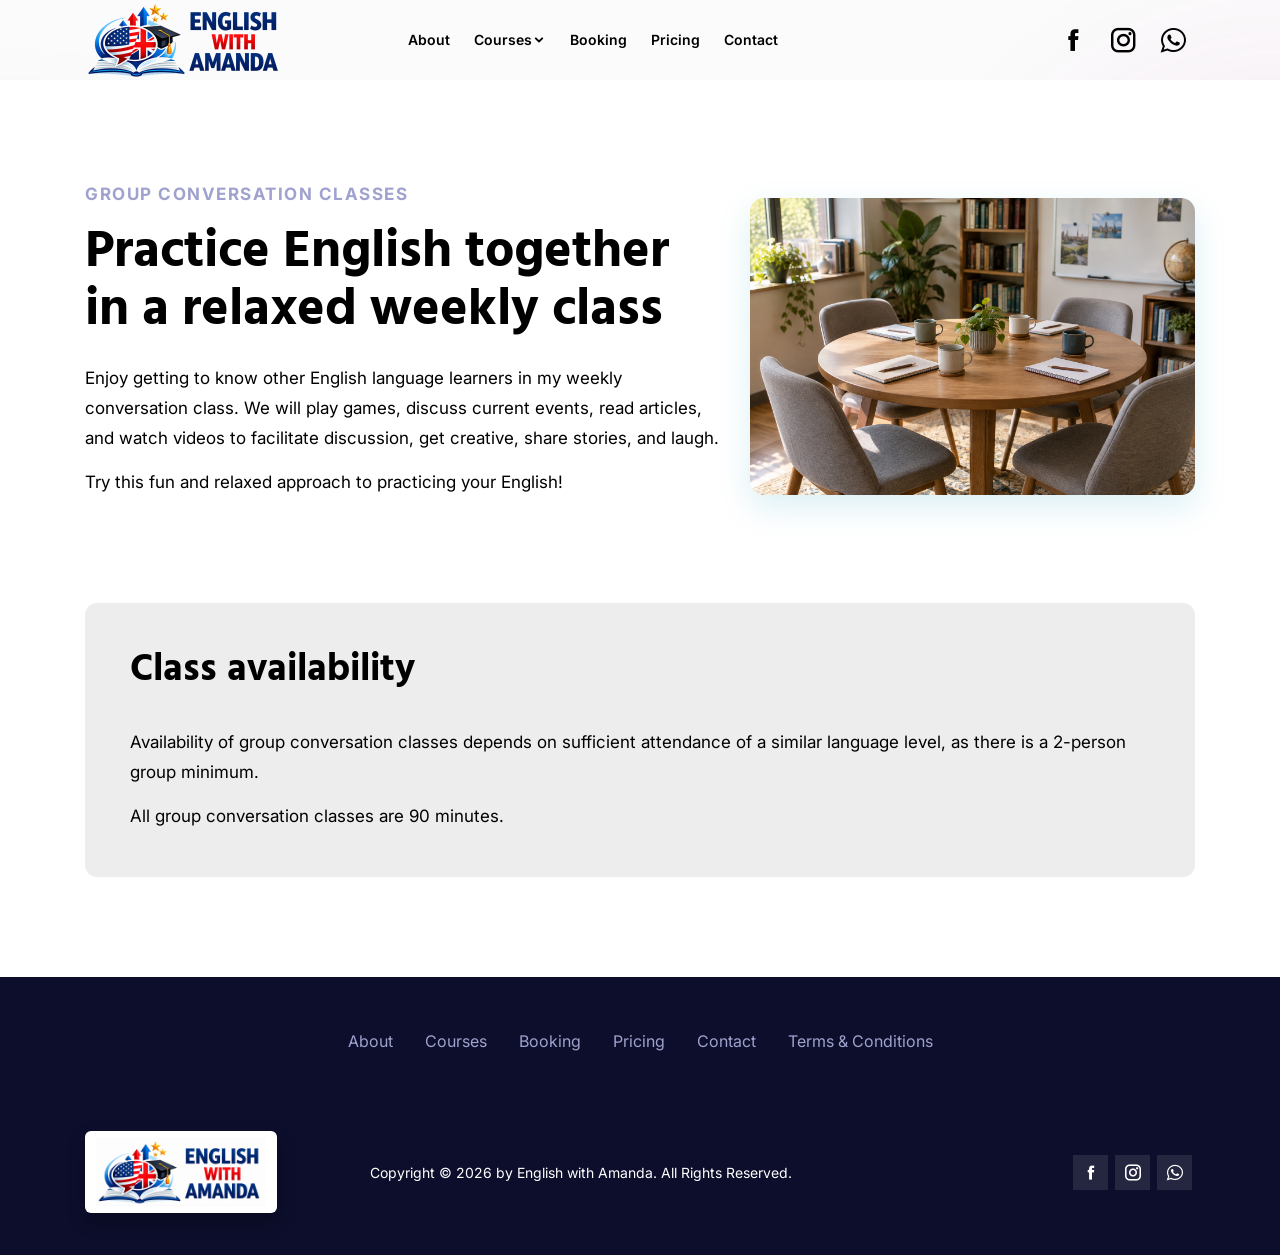
<file: group-conversation-classes.html>
<!doctype html>
<html lang="en">

<head>
    <!-- Google Tag Manager -->
    <script>(function(w,d,s,l,i){w[l]=w[l]||[];w[l].push({'gtm.start':
    new Date().getTime(),event:'gtm.js'});var f=d.getElementsByTagName(s)[0],
    j=d.createElement(s),dl=l!='dataLayer'?'&l='+l:'';j.async=true;j.src=
    'https://www.googletagmanager.com/gtm.js?id='+i+dl;f.parentNode.insertBefore(j,f);
    })(window,document,'script','dataLayer','GTM-TVTG2XFN');</script>
    <!-- End Google Tag Manager -->
    <meta charset="utf-8">
    <link rel="icon" type="image/x-icon" href="amanda-callouts-favicon.ico">
    <meta http-equiv="x-ua-compatible" content="ie=edge">
    <title>English with Amanda - Group Conversation Classes</title>
    <!-- Social sharing preview -->
    <meta property="og:type" content="website">
    <meta property="og:site_name" content="English with Amanda">
    <meta property="og:title" content="English with Amanda - Group Conversation Classes">
    <meta property="og:image" content="https://englishwithamanda.com/english-with-amanda-social.png?v=2">
    <meta property="og:image:type" content="image/png">
    <meta property="og:image:width" content="1200">
    <meta property="og:image:height" content="627">
    <meta property="og:image:alt" content="English with Amanda logo">
    <meta name="twitter:card" content="summary_large_image">
    <meta name="twitter:title" content="English with Amanda - Group Conversation Classes">
    <meta name="twitter:image" content="https://englishwithamanda.com/english-with-amanda-social.png?v=2">
    <meta name="twitter:image:alt" content="English with Amanda logo">

    <meta name="description" content="">
    <meta name="viewport" content="width=device-width, initial-scale=1">

    <!-- CSS here -->
    <link rel="stylesheet" href="css/bootstrap.min.css">
    <link rel="stylesheet" href="css/aos.min.css">
    <link rel="stylesheet" href="css/icofont.min.css">
    <link rel="stylesheet" href="css/style.css">

    <meta name="color-scheme" content="light">

</head>

<body class="body__wrapper">
    <!-- Google Tag Manager (noscript) -->
    <noscript><iframe src="https://www.googletagmanager.com/ns.html?id=GTM-TVTG2XFN"
    height="0" width="0" style="display:none;visibility:hidden"></iframe></noscript>
    <!-- End Google Tag Manager (noscript) -->
    <!-- pre loader area start -->
    <div id="back__preloader">
        <div id="back__circle_loader"></div>
            <div class="back__loader_logo">
                <img loading="eager"  src="img/pre.png?v=2" alt="English with Amanda">
            </div>
        </div>
    <!-- pre loader area end -->

    <main class="main_wrapper overflow-hidden">

        <!-- headar section start -->
        <header>
            <div class="headerarea headerarea__2 header__sticky header__area">
                <div class="container desktop__menu__wrapper">
                    <div class="row">
                        <div class="col-xl-2 col-lg-2 col-md-6">
                            <div class="headerarea__left">
                                <div class="headerarea__left__logo">

                                    <a href="index.html"><img loading="lazy"  width="200" height="80" style="height: auto;" src="img/logo/logo_1.png?v=3" alt="English with Amanda"></a>
                                </div>

                            </div>
                        </div>
                        <div class="col-xl-7 col-lg-7 main_menu_wrap">
                            <div class="headerarea__main__menu">
                                <nav aria-label="Primary navigation">
                                    <ul>
                                        <li><a href="about.html">About</a></li>
                                        <li>
                                            <a class="headerarea__has__dropdown" href="index.html#featured-courses">Courses<i class="icofont-rounded-down"></i></a>
                                            <ul class="headerarea__submenu">
                                                <li><a href="trial-lesson.html">Trial Lesson</a></li>
                                                <li><a href="general-english.html">General English</a></li>
                                                <li><a href="group-conversation-classes.html">Group Conversation Classes</a></li>
                                                <li><a href="cambridge-exam-preparation.html">Cambridge Exam Preparation</a></li>
                                                <li><a href="business-english.html">Business English</a></li>
                                                <li><a href="interview-preparation.html">Interview Preparation</a></li>
                                                <li><a href="pronunciation-and-accent-reduction.html">Accent Reduction &amp; Pronunciation</a></li>
                                            </ul>
                                        </li>
                                        <li><a href="booking.html">Booking</a></li>
                                        <li><a href="pricing.html">Pricing</a></li>
                                        <li><a href="index.html#contact">Contact</a></li>
                                    </ul>
                                </nav>

                            </div>
                        </div>
                        <div class="col-xl-3 col-lg-3 col-md-6">
                            <div class="ewa-header-social" aria-label="Social links">
                                <a href="https://www.facebook.com/people/English-with-Amanda/61590769316565" target="_blank" rel="noopener noreferrer" aria-label="Facebook (opens in a new tab)"><i class="icofont-facebook" aria-hidden="true"></i></a>
                                <a href="https://www.instagram.com/englishwithamandasmith/" target="_blank" rel="noopener noreferrer" aria-label="Instagram (opens in a new tab)"><i class="icofont-instagram" aria-hidden="true"></i></a>
                                <a href="https://api.whatsapp.com/send?phone=18563923306" target="_blank" rel="noopener noreferrer" aria-label="WhatsApp (opens in a new tab)"><i class="icofont-brand-whatsapp" aria-hidden="true"></i></a>
                            </div>

                        </div>

                    </div>

                </div>

                <div class="container-fluid mob_menu_wrapper">
                    <div class="row align-items-center">
                        <div class="col-6">
                            <div class="mobile-logo">
                                <a class="logo__dark" href="index.html"><img loading="lazy"  width="200" height="80" style="height: auto;" src="img/logo/logo_1.png?v=3" alt="English with Amanda"></a>
                            </div>
                        </div>
                        <div class="col-6">
                            <div class="header-right-wrap">

                                <div class="ewa-header-social" aria-label="Social links">
                                <a href="https://www.facebook.com/people/English-with-Amanda/61590769316565" target="_blank" rel="noopener noreferrer" aria-label="Facebook (opens in a new tab)"><i class="icofont-facebook" aria-hidden="true"></i></a>
                                <a href="https://www.instagram.com/englishwithamandasmith/" target="_blank" rel="noopener noreferrer" aria-label="Instagram (opens in a new tab)"><i class="icofont-instagram" aria-hidden="true"></i></a>
                                <a href="https://api.whatsapp.com/send?phone=18563923306" target="_blank" rel="noopener noreferrer" aria-label="WhatsApp (opens in a new tab)"><i class="icofont-brand-whatsapp" aria-hidden="true"></i></a>
                            </div>
                            <div class="headerarea__right">

                                </div>

                                <div class="mobile-off-canvas">
                                    <a class="mobile-aside-button" href="#"><i class="icofont-navigation-menu"></i></a>
                                </div>
                            </div>
                        </div>
                    </div>
                </div>
            </div>
        </header>
        <!-- header section end -->

        <!-- Mobile Menu Start Here -->
        <div class="mobile-off-canvas-active">
            <a class="mobile-aside-close"><i class="icofont  icofont-close-line"></i></a>
            <div class="header-mobile-aside-wrap">
                <div class="mobile-menu-wrap headerarea">

                    <div class="mobile-navigation">
                        <nav aria-label="Mobile navigation">
                            <ul class="mobile-menu">
                                <li><a href="about.html">About</a></li>
                                <li class="menu-item-has-children"><a href="index.html#featured-courses">Courses</a>
                                    <ul class="dropdown">
                                        <li><a href="trial-lesson.html">Trial Lesson</a></li>
                                        <li><a href="general-english.html">General English</a></li>
                                        <li><a href="group-conversation-classes.html">Group Conversation Classes</a></li>
                                        <li><a href="cambridge-exam-preparation.html">Cambridge Exam Preparation</a></li>
                                        <li><a href="business-english.html">Business English</a></li>
                                        <li><a href="interview-preparation.html">Interview Preparation</a></li>
                                        <li><a href="pronunciation-and-accent-reduction.html">Accent Reduction &amp; Pronunciation</a></li>
                                    </ul>
                                </li>
                                <li><a href="booking.html">Booking</a></li>
                                <li><a href="pricing.html">Pricing</a></li>
                                <li><a href="index.html#contact">Contact</a></li>
                            </ul>
                        </nav>
                    </div>

                </div>
            </div>
        </div>
        <!-- Mobile Menu end Here -->

        <div>
            <div class="theme__shadow__circle"></div>
            <div class="theme__shadow__circle shadow__right"></div>
        </div>

        <section class="cambridge-course-page">
            <div class="container">
                <div class="row align-items-center cambridge-course-page__intro">
                    <div class="col-lg-7">
                        <p class="cambridge-course-page__eyebrow">Group Conversation Classes</p>
                        <h1>Practice English together in a relaxed weekly class</h1>
                        <p>Enjoy getting to know other English language learners in my weekly conversation class. We will play games, discuss current events, read articles, and watch videos to facilitate discussion, get creative, share stories, and laugh.</p>
                        <p>Try this fun and relaxed approach to practicing your English!</p>
                    </div>
                    <div class="col-lg-5">
                        <img class="cambridge-course-page__image" loading="lazy" src="course-group-conversation.png" alt="Empty chairs and notebooks around a conversation table">
                    </div>
                </div>

                <div class="cambridge-course-page__section cambridge-course-page__strategy">
                    <h2>Class availability</h2>
                    <p>Availability of group conversation classes depends on sufficient attendance of a similar language level, as there is a 2-person group minimum.</p>
                    <p>All group conversation classes are 90 minutes.</p>
                </div>
            </div>
        </section>

        <div class="footerarea">
            <div class="container">

                <div class="footerarea__wrapper footerarea__wrapper__2">
                    <nav class="ewa-footer-nav" aria-label="Footer navigation">
                        <a href="about.html">About</a>
                        <a href="index.html#featured-courses">Courses</a>
                        <a href="booking.html">Booking</a>
                        <a href="pricing.html">Pricing</a>
                        <a href="index.html#contact">Contact</a>
                        <a href="terms-and-conditions.html">Terms &amp; Conditions</a>
                    </nav>

                </div>
                <div class="footerarea__copyright__wrapper footerarea__copyright__wrapper__2">
                    <div class="row">
                        <div class="col-xl-3 col-lg-3">
                            <div class="copyright__logo">
                                <a href="/"><img loading="lazy"  width="200" height="80" style="height: auto;" src="img/logo/logo_2.png?v=2" alt="English with Amanda"></a>
                            </div>
                        </div>
                        <div class="col-xl-6 col-lg-6">
                            <div class="footerarea__copyright__content footerarea__copyright__content__2">
                                <p>Copyright © <span>2026</span> by English with Amanda. All Rights Reserved.</p>
                            </div>
                        </div>
                        <div class="col-xl-3 col-lg-3">
                            <div class="footerarea__icon footerarea__icon__2">
                                <ul>
                                    <li><a href="https://www.facebook.com/people/English-with-Amanda/61590769316565" target="_blank" rel="noopener noreferrer" aria-label="Facebook"><i class="icofont-facebook" aria-hidden="true"></i></a></li>
                                    <li><a href="https://www.instagram.com/englishwithamandasmith/" target="_blank" rel="noopener noreferrer" aria-label="Instagram"><i class="icofont-instagram"></i></a></li>
                                    <li><a href="https://api.whatsapp.com/send?phone=18563923306" target="_blank" rel="noopener noreferrer" aria-label="WhatsApp"><i class="icofont-brand-whatsapp"></i></a></li>
                                </ul>
                            </div>
                        </div>
                    </div>
                </div>

            </div>
        </div>

    </main>

    <!-- JS here -->
    <script src="js/vendor/jquery-3.6.0.min.js"></script>
    <script src="js/jquery.scrollUp.min.js"></script>
    <script src="js/aos.js"></script>
    <script src="js/main.js"></script>

</body>

</html>
</file>
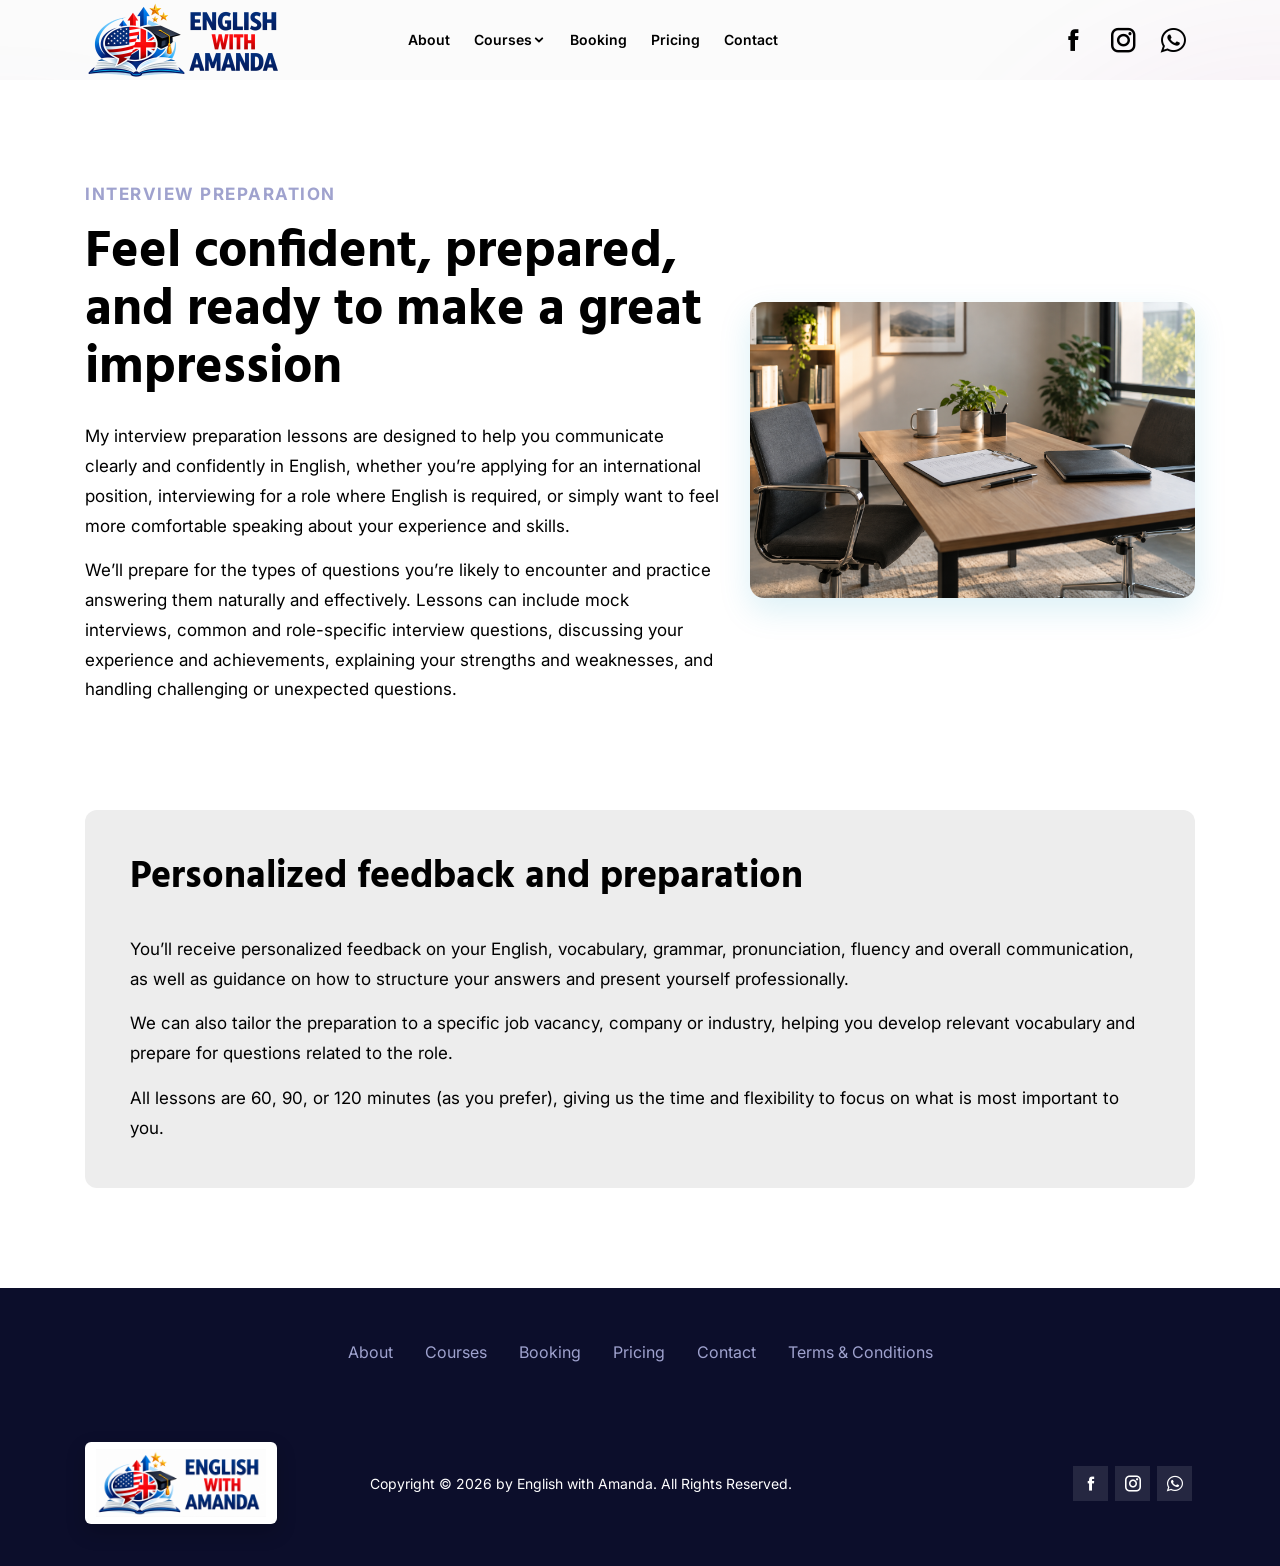
<file: interview-preparation.html>
<!doctype html>
<html lang="en">

<head>
    <!-- Google Tag Manager -->
    <script>(function(w,d,s,l,i){w[l]=w[l]||[];w[l].push({'gtm.start':
    new Date().getTime(),event:'gtm.js'});var f=d.getElementsByTagName(s)[0],
    j=d.createElement(s),dl=l!='dataLayer'?'&l='+l:'';j.async=true;j.src=
    'https://www.googletagmanager.com/gtm.js?id='+i+dl;f.parentNode.insertBefore(j,f);
    })(window,document,'script','dataLayer','GTM-TVTG2XFN');</script>
    <!-- End Google Tag Manager -->
    <meta charset="utf-8">
    <link rel="icon" type="image/x-icon" href="amanda-callouts-favicon.ico">
    <meta http-equiv="x-ua-compatible" content="ie=edge">
    <title>English with Amanda - Interview Preparation</title>
    <!-- Social sharing preview -->
    <meta property="og:type" content="website">
    <meta property="og:site_name" content="English with Amanda">
    <meta property="og:title" content="English with Amanda - Interview Preparation">
    <meta property="og:image" content="https://englishwithamanda.com/english-with-amanda-social.png?v=2">
    <meta property="og:image:type" content="image/png">
    <meta property="og:image:width" content="1200">
    <meta property="og:image:height" content="627">
    <meta property="og:image:alt" content="English with Amanda logo">
    <meta name="twitter:card" content="summary_large_image">
    <meta name="twitter:title" content="English with Amanda - Interview Preparation">
    <meta name="twitter:image" content="https://englishwithamanda.com/english-with-amanda-social.png?v=2">
    <meta name="twitter:image:alt" content="English with Amanda logo">

    <meta name="description" content="">
    <meta name="viewport" content="width=device-width, initial-scale=1">

    <!-- CSS here -->
    <link rel="stylesheet" href="css/bootstrap.min.css">
    <link rel="stylesheet" href="css/aos.min.css">
    <link rel="stylesheet" href="css/icofont.min.css">
    <link rel="stylesheet" href="css/style.css">

    <meta name="color-scheme" content="light">

</head>

<body class="body__wrapper">
    <!-- Google Tag Manager (noscript) -->
    <noscript><iframe src="https://www.googletagmanager.com/ns.html?id=GTM-TVTG2XFN"
    height="0" width="0" style="display:none;visibility:hidden"></iframe></noscript>
    <!-- End Google Tag Manager (noscript) -->
    <!-- pre loader area start -->
    <div id="back__preloader">
        <div id="back__circle_loader"></div>
            <div class="back__loader_logo">
                <img loading="eager"  src="img/pre.png?v=2" alt="English with Amanda">
            </div>
        </div>
    <!-- pre loader area end -->

    <main class="main_wrapper overflow-hidden">

        <!-- headar section start -->
        <header>
            <div class="headerarea headerarea__2 header__sticky header__area">
                <div class="container desktop__menu__wrapper">
                    <div class="row">
                        <div class="col-xl-2 col-lg-2 col-md-6">
                            <div class="headerarea__left">
                                <div class="headerarea__left__logo">

                                    <a href="index.html"><img loading="lazy"  width="200" height="80" style="height: auto;" src="img/logo/logo_1.png?v=3" alt="English with Amanda"></a>
                                </div>

                            </div>
                        </div>
                        <div class="col-xl-7 col-lg-7 main_menu_wrap">
                            <div class="headerarea__main__menu">
                                <nav aria-label="Primary navigation">
                                    <ul>
                                        <li><a href="about.html">About</a></li>
                                        <li>
                                            <a class="headerarea__has__dropdown" href="index.html#featured-courses">Courses<i class="icofont-rounded-down"></i></a>
                                            <ul class="headerarea__submenu">
                                                <li><a href="trial-lesson.html">Trial Lesson</a></li>
                                                <li><a href="general-english.html">General English</a></li>
                                                <li><a href="group-conversation-classes.html">Group Conversation Classes</a></li>
                                                <li><a href="cambridge-exam-preparation.html">Cambridge Exam Preparation</a></li>
                                                <li><a href="business-english.html">Business English</a></li>
                                                <li><a href="interview-preparation.html">Interview Preparation</a></li>
                                                <li><a href="pronunciation-and-accent-reduction.html">Accent Reduction &amp; Pronunciation</a></li>
                                            </ul>
                                        </li>
                                        <li><a href="booking.html">Booking</a></li>
                                        <li><a href="pricing.html">Pricing</a></li>
                                        <li><a href="index.html#contact">Contact</a></li>
                                    </ul>
                                </nav>

                            </div>
                        </div>
                        <div class="col-xl-3 col-lg-3 col-md-6">
                            <div class="ewa-header-social" aria-label="Social links">
                                <a href="https://www.facebook.com/people/English-with-Amanda/61590769316565" target="_blank" rel="noopener noreferrer" aria-label="Facebook (opens in a new tab)"><i class="icofont-facebook" aria-hidden="true"></i></a>
                                <a href="https://www.instagram.com/englishwithamandasmith/" target="_blank" rel="noopener noreferrer" aria-label="Instagram (opens in a new tab)"><i class="icofont-instagram" aria-hidden="true"></i></a>
                                <a href="https://api.whatsapp.com/send?phone=18563923306" target="_blank" rel="noopener noreferrer" aria-label="WhatsApp (opens in a new tab)"><i class="icofont-brand-whatsapp" aria-hidden="true"></i></a>
                            </div>

                        </div>

                    </div>

                </div>

                <div class="container-fluid mob_menu_wrapper">
                    <div class="row align-items-center">
                        <div class="col-6">
                            <div class="mobile-logo">
                                <a class="logo__dark" href="index.html"><img loading="lazy"  width="200" height="80" style="height: auto;" src="img/logo/logo_1.png?v=3" alt="English with Amanda"></a>
                            </div>
                        </div>
                        <div class="col-6">
                            <div class="header-right-wrap">

                                <div class="ewa-header-social" aria-label="Social links">
                                <a href="https://www.facebook.com/people/English-with-Amanda/61590769316565" target="_blank" rel="noopener noreferrer" aria-label="Facebook (opens in a new tab)"><i class="icofont-facebook" aria-hidden="true"></i></a>
                                <a href="https://www.instagram.com/englishwithamandasmith/" target="_blank" rel="noopener noreferrer" aria-label="Instagram (opens in a new tab)"><i class="icofont-instagram" aria-hidden="true"></i></a>
                                <a href="https://api.whatsapp.com/send?phone=18563923306" target="_blank" rel="noopener noreferrer" aria-label="WhatsApp (opens in a new tab)"><i class="icofont-brand-whatsapp" aria-hidden="true"></i></a>
                            </div>
                            <div class="headerarea__right">

                                </div>

                                <div class="mobile-off-canvas">
                                    <a class="mobile-aside-button" href="#"><i class="icofont-navigation-menu"></i></a>
                                </div>
                            </div>
                        </div>
                    </div>
                </div>
            </div>
        </header>
        <!-- header section end -->

        <!-- Mobile Menu Start Here -->
        <div class="mobile-off-canvas-active">
            <a class="mobile-aside-close"><i class="icofont  icofont-close-line"></i></a>
            <div class="header-mobile-aside-wrap">
                <div class="mobile-menu-wrap headerarea">

                    <div class="mobile-navigation">
                        <nav aria-label="Mobile navigation">
                            <ul class="mobile-menu">
                                <li><a href="about.html">About</a></li>
                                <li class="menu-item-has-children"><a href="index.html#featured-courses">Courses</a>
                                    <ul class="dropdown">
                                        <li><a href="trial-lesson.html">Trial Lesson</a></li>
                                        <li><a href="general-english.html">General English</a></li>
                                        <li><a href="group-conversation-classes.html">Group Conversation Classes</a></li>
                                        <li><a href="cambridge-exam-preparation.html">Cambridge Exam Preparation</a></li>
                                        <li><a href="business-english.html">Business English</a></li>
                                        <li><a href="interview-preparation.html">Interview Preparation</a></li>
                                        <li><a href="pronunciation-and-accent-reduction.html">Accent Reduction &amp; Pronunciation</a></li>
                                    </ul>
                                </li>
                                <li><a href="booking.html">Booking</a></li>
                                <li><a href="pricing.html">Pricing</a></li>
                                <li><a href="index.html#contact">Contact</a></li>
                            </ul>
                        </nav>
                    </div>

                </div>
            </div>
        </div>
        <!-- Mobile Menu end Here -->

        <div>
            <div class="theme__shadow__circle"></div>
            <div class="theme__shadow__circle shadow__right"></div>
        </div>

        <section class="cambridge-course-page">
            <div class="container">
                <div class="row align-items-center cambridge-course-page__intro">
                    <div class="col-lg-7">
                        <p class="cambridge-course-page__eyebrow">Interview Preparation</p>
                        <h1>Feel confident, prepared, and ready to make a great impression</h1>
                        <p>My interview preparation lessons are designed to help you communicate clearly and confidently in English, whether you’re applying for an international position, interviewing for a role where English is required, or simply want to feel more comfortable speaking about your experience and skills.</p>
                        <p>We’ll prepare for the types of questions you’re likely to encounter and practice answering them naturally and effectively. Lessons can include mock interviews, common and role-specific interview questions, discussing your experience and achievements, explaining your strengths and weaknesses, and handling challenging or unexpected questions.</p>
                    </div>
                    <div class="col-lg-5">
                        <img class="cambridge-course-page__image" loading="lazy" src="course-interview-prep.png" alt="Resume and portfolio on a desk with empty interview chairs">
                    </div>
                </div>

                <div class="cambridge-course-page__section cambridge-course-page__strategy">
                    <h2>Personalized feedback and preparation</h2>
                    <p>You’ll receive personalized feedback on your English, vocabulary, grammar, pronunciation, fluency and overall communication, as well as guidance on how to structure your answers and present yourself professionally.</p>
                    <p>We can also tailor the preparation to a specific job vacancy, company or industry, helping you develop relevant vocabulary and prepare for questions related to the role.</p>
                    <p>All lessons are 60, 90, or 120 minutes (as you prefer), giving us the time and flexibility to focus on what is most important to you.</p>
                </div>
            </div>
        </section>

        <div class="footerarea">
            <div class="container">

                <div class="footerarea__wrapper footerarea__wrapper__2">
                    <nav class="ewa-footer-nav" aria-label="Footer navigation">
                        <a href="about.html">About</a>
                        <a href="index.html#featured-courses">Courses</a>
                        <a href="booking.html">Booking</a>
                        <a href="pricing.html">Pricing</a>
                        <a href="index.html#contact">Contact</a>
                        <a href="terms-and-conditions.html">Terms &amp; Conditions</a>
                    </nav>

                </div>
                <div class="footerarea__copyright__wrapper footerarea__copyright__wrapper__2">
                    <div class="row">
                        <div class="col-xl-3 col-lg-3">
                            <div class="copyright__logo">
                                <a href="/"><img loading="lazy"  width="200" height="80" style="height: auto;" src="img/logo/logo_2.png?v=2" alt="English with Amanda"></a>
                            </div>
                        </div>
                        <div class="col-xl-6 col-lg-6">
                            <div class="footerarea__copyright__content footerarea__copyright__content__2">
                                <p>Copyright © <span>2026</span> by English with Amanda. All Rights Reserved.</p>
                            </div>
                        </div>
                        <div class="col-xl-3 col-lg-3">
                            <div class="footerarea__icon footerarea__icon__2">
                                <ul>
                                    <li><a href="https://www.facebook.com/people/English-with-Amanda/61590769316565" target="_blank" rel="noopener noreferrer" aria-label="Facebook"><i class="icofont-facebook" aria-hidden="true"></i></a></li>
                                    <li><a href="https://www.instagram.com/englishwithamandasmith/" target="_blank" rel="noopener noreferrer" aria-label="Instagram"><i class="icofont-instagram"></i></a></li>
                                    <li><a href="https://api.whatsapp.com/send?phone=18563923306" target="_blank" rel="noopener noreferrer" aria-label="WhatsApp"><i class="icofont-brand-whatsapp"></i></a></li>
                                </ul>
                            </div>
                        </div>
                    </div>
                </div>

            </div>
        </div>

    </main>

    <!-- JS here -->
    <script src="js/vendor/jquery-3.6.0.min.js"></script>
    <script src="js/jquery.scrollUp.min.js"></script>
    <script src="js/aos.js"></script>
    <script src="js/main.js"></script>

</body>

</html>
</file>
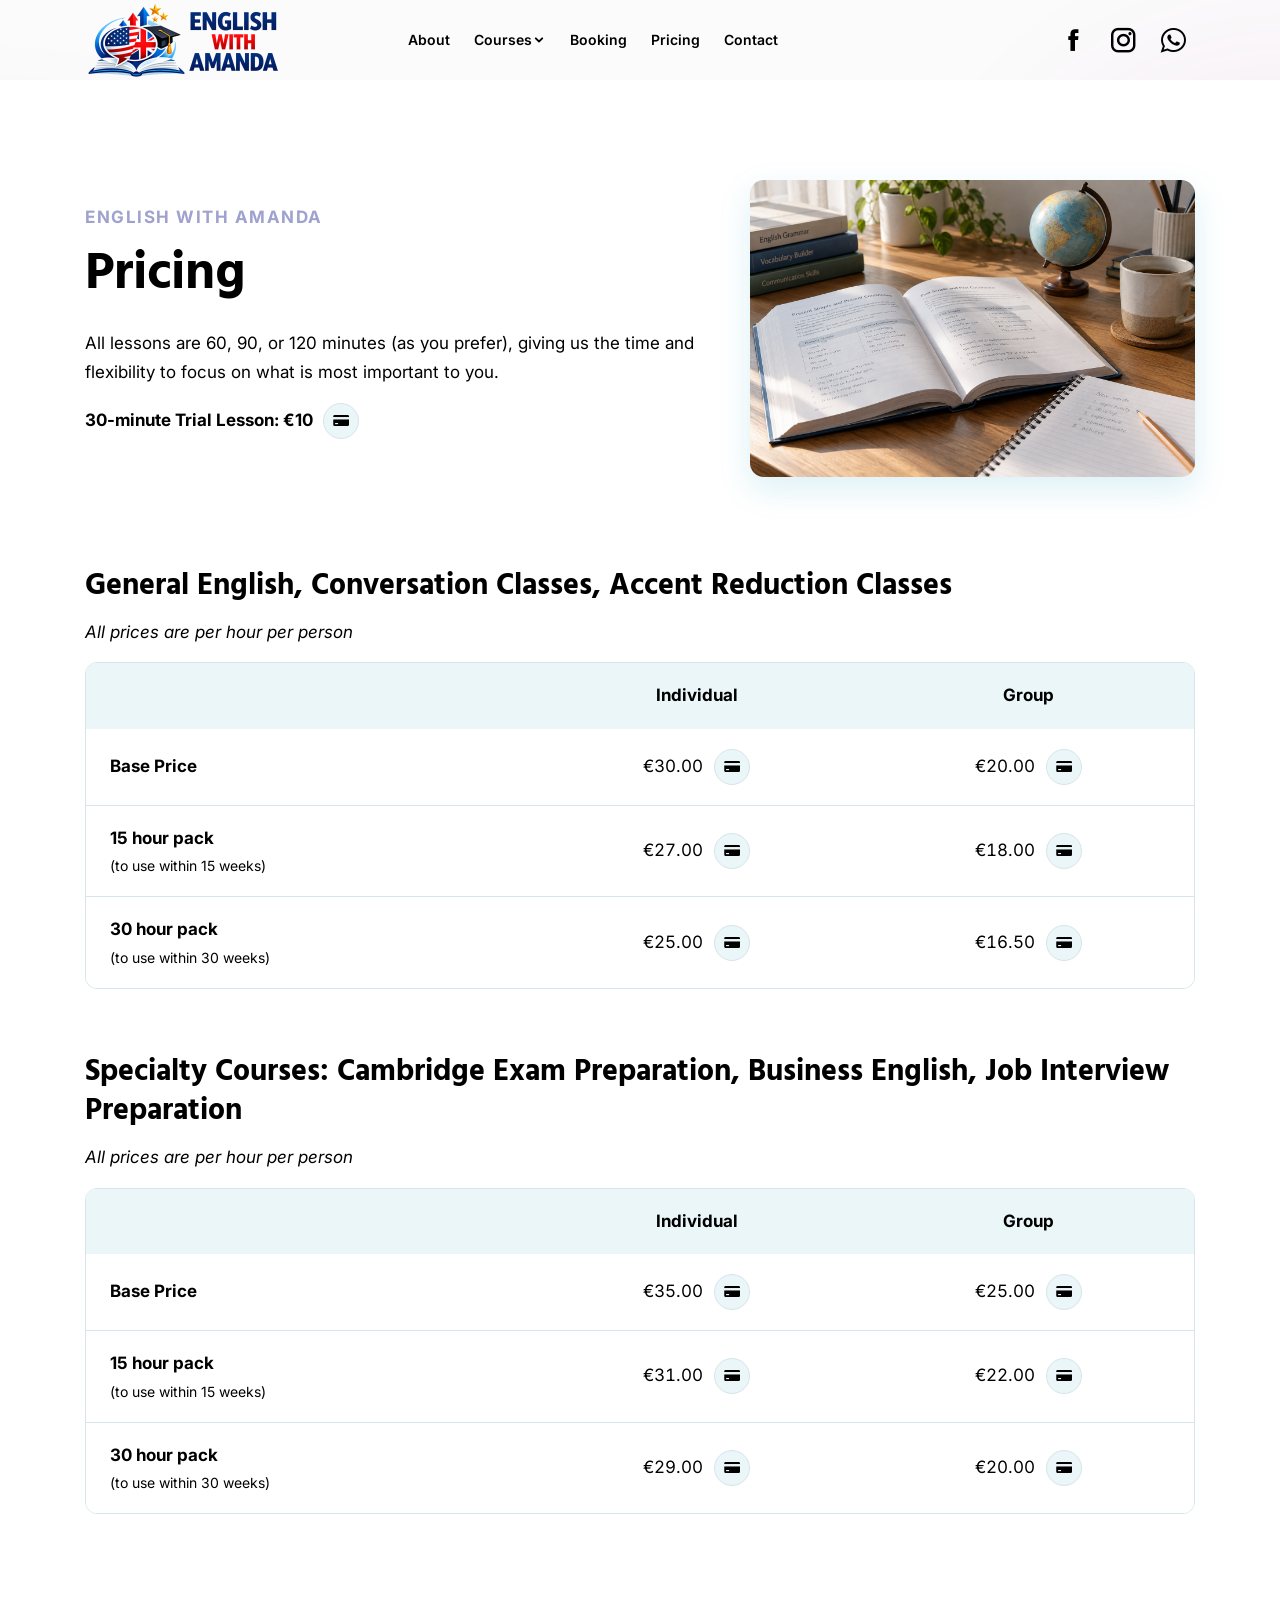
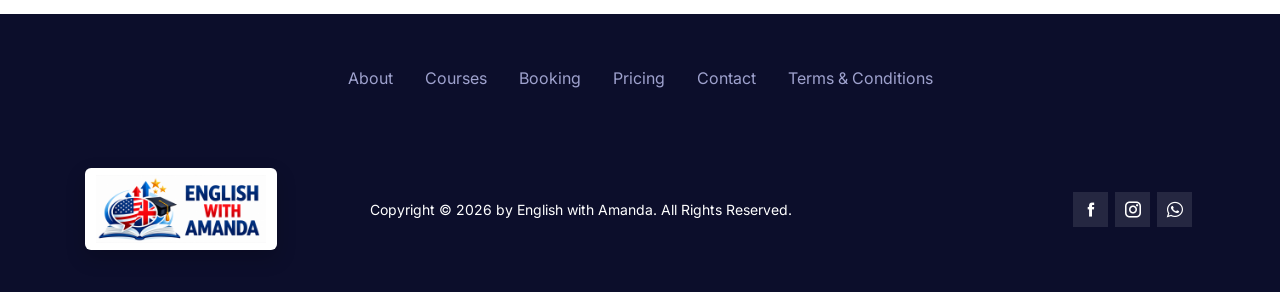
<file: pricing.html>
<!doctype html>
<html class="no-js" lang="en">

<head>
    <!-- Google Tag Manager -->
    <script>(function(w,d,s,l,i){w[l]=w[l]||[];w[l].push({'gtm.start':
    new Date().getTime(),event:'gtm.js'});var f=d.getElementsByTagName(s)[0],
    j=d.createElement(s),dl=l!='dataLayer'?'&l='+l:'';j.async=true;j.src=
    'https://www.googletagmanager.com/gtm.js?id='+i+dl;f.parentNode.insertBefore(j,f);
    })(window,document,'script','dataLayer','GTM-TVTG2XFN');</script>
    <!-- End Google Tag Manager -->
    <meta charset="utf-8">
    <link rel="icon" type="image/x-icon" href="amanda-callouts-favicon.ico">
    <meta http-equiv="x-ua-compatible" content="ie=edge">
    <title>English with Amanda - Pricing</title>
    <!-- Social sharing preview -->
    <meta property="og:type" content="website">
    <meta property="og:site_name" content="English with Amanda">
    <meta property="og:title" content="English with Amanda - Pricing">
    <meta property="og:image" content="https://englishwithamanda.com/english-with-amanda-social.png?v=2">
    <meta property="og:image:type" content="image/png">
    <meta property="og:image:width" content="1200">
    <meta property="og:image:height" content="627">
    <meta property="og:image:alt" content="English with Amanda logo">
    <meta name="twitter:card" content="summary_large_image">
    <meta name="twitter:title" content="English with Amanda - Pricing">
    <meta name="twitter:image" content="https://englishwithamanda.com/english-with-amanda-social.png?v=2">
    <meta name="twitter:image:alt" content="English with Amanda logo">

    <meta name="description" content="">
    <meta name="viewport" content="width=device-width, initial-scale=1">

    <!-- CSS here -->
    <link rel="stylesheet" href="css/bootstrap.min.css">
    <link rel="stylesheet" href="css/aos.min.css">
    <link rel="stylesheet" href="css/icofont.min.css">
    <link rel="stylesheet" href="css/style.css">

    <meta name="color-scheme" content="light">

</head>

<body class="body__wrapper">
    <!-- Google Tag Manager (noscript) -->
    <noscript><iframe src="https://www.googletagmanager.com/ns.html?id=GTM-TVTG2XFN"
    height="0" width="0" style="display:none;visibility:hidden"></iframe></noscript>
    <!-- End Google Tag Manager (noscript) -->
    <!-- pre loader area start -->
    <div id="back__preloader">
        <div id="back__circle_loader"></div>
            <div class="back__loader_logo">
                <img loading="eager"  src="img/pre.png?v=2" alt="English with Amanda">
            </div>
        </div>
    <!-- pre loader area end -->

    <main class="main_wrapper overflow-hidden">

        <!-- headar section start -->
        <header>
            <div class="headerarea headerarea__2 header__sticky header__area">
                <div class="container desktop__menu__wrapper">
                    <div class="row">
                        <div class="col-xl-2 col-lg-2 col-md-6">
                            <div class="headerarea__left">
                                <div class="headerarea__left__logo">

                                    <a href="index.html"><img loading="lazy"  width="200" height="80" style="height: auto;" src="img/logo/logo_1.png?v=3" alt="English with Amanda"></a>
                                </div>

                            </div>
                        </div>
                        <div class="col-xl-7 col-lg-7 main_menu_wrap">
                            <div class="headerarea__main__menu">
                                <nav aria-label="Primary navigation">
                                    <ul>
                                        <li><a href="about.html">About</a></li>
                                        <li>
                                            <a class="headerarea__has__dropdown" href="index.html#featured-courses">Courses<i class="icofont-rounded-down"></i></a>
                                            <ul class="headerarea__submenu">
                                                <li><a href="trial-lesson.html">Trial Lesson</a></li>
                                                <li><a href="general-english.html">General English</a></li>
                                                <li><a href="group-conversation-classes.html">Group Conversation Classes</a></li>
                                                <li><a href="cambridge-exam-preparation.html">Cambridge Exam Preparation</a></li>
                                                <li><a href="business-english.html">Business English</a></li>
                                                <li><a href="interview-preparation.html">Interview Preparation</a></li>
                                                <li><a href="pronunciation-and-accent-reduction.html">Accent Reduction &amp; Pronunciation</a></li>
                                            </ul>
                                        </li>
                                        <li><a href="booking.html">Booking</a></li>
                                        <li><a href="pricing.html">Pricing</a></li>
                                        <li><a href="index.html#contact">Contact</a></li>
                                    </ul>
                                </nav>

                            </div>
                        </div>
                        <div class="col-xl-3 col-lg-3 col-md-6">
                            <div class="ewa-header-social" aria-label="Social links">
                                <a href="https://www.facebook.com/people/English-with-Amanda/61590769316565" target="_blank" rel="noopener noreferrer" aria-label="Facebook (opens in a new tab)"><i class="icofont-facebook" aria-hidden="true"></i></a>
                                <a href="https://www.instagram.com/englishwithamandasmith/" target="_blank" rel="noopener noreferrer" aria-label="Instagram (opens in a new tab)"><i class="icofont-instagram" aria-hidden="true"></i></a>
                                <a href="https://api.whatsapp.com/send?phone=18563923306" target="_blank" rel="noopener noreferrer" aria-label="WhatsApp (opens in a new tab)"><i class="icofont-brand-whatsapp" aria-hidden="true"></i></a>
                            </div>

                        </div>

                    </div>

                </div>

                <div class="container-fluid mob_menu_wrapper">
                    <div class="row align-items-center">
                        <div class="col-6">
                            <div class="mobile-logo">
                                <a class="logo__dark" href="index.html"><img loading="lazy"  width="200" height="80" style="height: auto;" src="img/logo/logo_1.png?v=3" alt="English with Amanda"></a>
                            </div>
                        </div>
                        <div class="col-6">
                            <div class="header-right-wrap">

                                <div class="ewa-header-social" aria-label="Social links">
                                <a href="https://www.facebook.com/people/English-with-Amanda/61590769316565" target="_blank" rel="noopener noreferrer" aria-label="Facebook (opens in a new tab)"><i class="icofont-facebook" aria-hidden="true"></i></a>
                                <a href="https://www.instagram.com/englishwithamandasmith/" target="_blank" rel="noopener noreferrer" aria-label="Instagram (opens in a new tab)"><i class="icofont-instagram" aria-hidden="true"></i></a>
                                <a href="https://api.whatsapp.com/send?phone=18563923306" target="_blank" rel="noopener noreferrer" aria-label="WhatsApp (opens in a new tab)"><i class="icofont-brand-whatsapp" aria-hidden="true"></i></a>
                            </div>
                            <div class="headerarea__right">

                                </div>

                                <div class="mobile-off-canvas">
                                    <a class="mobile-aside-button" href="#"><i class="icofont-navigation-menu"></i></a>
                                </div>
                            </div>
                        </div>
                    </div>
                </div>
            </div>
        </header>
        <!-- header section end -->

        <!-- Mobile Menu Start Here -->
        <div class="mobile-off-canvas-active">
            <a class="mobile-aside-close"><i class="icofont  icofont-close-line"></i></a>
            <div class="header-mobile-aside-wrap">
                <div class="mobile-menu-wrap headerarea">

                    <div class="mobile-navigation">
                        <nav aria-label="Mobile navigation">
                            <ul class="mobile-menu">
                                <li><a href="about.html">About</a></li>
                                <li class="menu-item-has-children"><a href="index.html#featured-courses">Courses</a>
                                    <ul class="dropdown">
                                        <li><a href="trial-lesson.html">Trial Lesson</a></li>
                                        <li><a href="general-english.html">General English</a></li>
                                        <li><a href="group-conversation-classes.html">Group Conversation Classes</a></li>
                                        <li><a href="cambridge-exam-preparation.html">Cambridge Exam Preparation</a></li>
                                        <li><a href="business-english.html">Business English</a></li>
                                        <li><a href="interview-preparation.html">Interview Preparation</a></li>
                                        <li><a href="pronunciation-and-accent-reduction.html">Accent Reduction &amp; Pronunciation</a></li>
                                    </ul>
                                </li>
                                <li><a href="booking.html">Booking</a></li>
                                <li><a href="pricing.html">Pricing</a></li>
                                <li><a href="index.html#contact">Contact</a></li>
                            </ul>
                        </nav>
                    </div>

                </div>
            </div>
        </div>
        <!-- Mobile Menu end Here -->

        <div>
            <div class="theme__shadow__circle"></div>
            <div class="theme__shadow__circle shadow__right"></div>
        </div>

        <section class="cambridge-course-page pricing-page">
            <div class="container">
                <div class="row align-items-center cambridge-course-page__intro">
                    <div class="col-lg-7">
                        <p class="cambridge-course-page__eyebrow">English with Amanda</p>
                        <h1>Pricing</h1>
                        <p>All lessons are 60, 90, or 120 minutes (as you prefer), giving us the time and flexibility to focus on what is most important to you.</p>
                        <p class="pricing-page__trial">30-minute Trial Lesson: €10 <a class="pricing-page__buy" href="https://www.paypal.com/ncp/payment/7BC97SV7RJXZU" target="_blank" rel="noopener noreferrer" aria-label="Buy now: 30-minute Trial Lesson (opens in a new tab)" title="Buy now: 30-minute Trial Lesson (opens in a new tab)"><i class="icofont-credit-card" aria-hidden="true"></i></a></p>
                    </div>
                    <div class="col-lg-5">
                        <img class="cambridge-course-page__image" loading="lazy" src="course-general-english.png" alt="English study books, notebook and globe on a sunlit desk">
                    </div>
                </div>
                <section class="cambridge-course-page__section pricing-page__section" aria-labelledby="pricing-category-1">
                    <h2 id="pricing-category-1">General English, Conversation Classes, Accent Reduction Classes</h2>
                    <p id="pricing-unit-1"><em>All prices are per hour per person</em></p>
                    <div class="pricing-page__table-wrap">
                        <table class="pricing-page__table" aria-labelledby="pricing-category-1" aria-describedby="pricing-unit-1">
                            <thead><tr><th scope="col" aria-label="Lesson option"></th><th scope="col">Individual</th><th scope="col">Group</th></tr></thead>
                            <tbody>
                            <tr><th scope="row">Base Price</th><td>€30.00 <a class="pricing-page__buy" href="https://www.paypal.com/ncp/payment/ZNXJZVQXQ43U6" target="_blank" rel="noopener noreferrer" aria-label="Buy now: General English, Conversation Classes, Accent Reduction Classes: Base Price — Individual (opens in a new tab)" title="Buy now: General English, Conversation Classes, Accent Reduction Classes: Base Price — Individual (opens in a new tab)"><i class="icofont-credit-card" aria-hidden="true"></i></a></td><td>€20.00 <a class="pricing-page__buy" href="https://www.paypal.com/ncp/payment/WNYQPPFHDZH2Y" target="_blank" rel="noopener noreferrer" aria-label="Buy now: General English, Conversation Classes, Accent Reduction Classes: Base Price — Group (opens in a new tab)" title="Buy now: General English, Conversation Classes, Accent Reduction Classes: Base Price — Group (opens in a new tab)"><i class="icofont-credit-card" aria-hidden="true"></i></a></td></tr>
                            <tr><th scope="row">15 hour pack<span class="pricing-page__expiry">(to use within 15 weeks)</span></th><td>€27.00 <a class="pricing-page__buy" href="https://www.paypal.com/ncp/payment/JWYXPZS6VKB8N" target="_blank" rel="noopener noreferrer" aria-label="Buy now: General English, Conversation Classes, Accent Reduction Classes: 15-Hour Pack — Individual (opens in a new tab)" title="Buy now: General English, Conversation Classes, Accent Reduction Classes: 15-Hour Pack — Individual (opens in a new tab)"><i class="icofont-credit-card" aria-hidden="true"></i></a></td><td>€18.00 <a class="pricing-page__buy" href="https://www.paypal.com/ncp/payment/P6XDYPHLBTANS" target="_blank" rel="noopener noreferrer" aria-label="Buy now: General English, Conversation Classes, Accent Reduction Classes: 15-Hour Pack — Group (opens in a new tab)" title="Buy now: General English, Conversation Classes, Accent Reduction Classes: 15-Hour Pack — Group (opens in a new tab)"><i class="icofont-credit-card" aria-hidden="true"></i></a></td></tr>
                            <tr><th scope="row">30 hour pack<span class="pricing-page__expiry">(to use within 30 weeks)</span></th><td>€25.00 <a class="pricing-page__buy" href="https://www.paypal.com/ncp/payment/YPZ2KRX2WMKE8" target="_blank" rel="noopener noreferrer" aria-label="Buy now: General English, Conversation Classes, Accent Reduction Classes: 30-Hour Pack — Individual (opens in a new tab)" title="Buy now: General English, Conversation Classes, Accent Reduction Classes: 30-Hour Pack — Individual (opens in a new tab)"><i class="icofont-credit-card" aria-hidden="true"></i></a></td><td>€16.50 <a class="pricing-page__buy" href="https://www.paypal.com/ncp/payment/YX6TFQPEMWLGS" target="_blank" rel="noopener noreferrer" aria-label="Buy now: General English, Conversation Classes, Accent Reduction Classes: 30-Hour Pack — Group (opens in a new tab)" title="Buy now: General English, Conversation Classes, Accent Reduction Classes: 30-Hour Pack — Group (opens in a new tab)"><i class="icofont-credit-card" aria-hidden="true"></i></a></td></tr>
                            </tbody>
                        </table>
                    </div>
                </section>

                <section class="cambridge-course-page__section pricing-page__section" aria-labelledby="pricing-category-2">
                    <h2 id="pricing-category-2">Specialty Courses: Cambridge Exam Preparation, Business English, Job Interview Preparation</h2>
                    <p id="pricing-unit-2"><em>All prices are per hour per person</em></p>
                    <div class="pricing-page__table-wrap">
                        <table class="pricing-page__table" aria-labelledby="pricing-category-2" aria-describedby="pricing-unit-2">
                            <thead><tr><th scope="col" aria-label="Lesson option"></th><th scope="col">Individual</th><th scope="col">Group</th></tr></thead>
                            <tbody>
                            <tr><th scope="row">Base Price</th><td>€35.00 <a class="pricing-page__buy" href="https://www.paypal.com/ncp/payment/DSV96NWUNC5UL" target="_blank" rel="noopener noreferrer" aria-label="Buy now: Specialty courses: Base Price — Individual (opens in a new tab)" title="Buy now: Specialty courses: Base Price — Individual (opens in a new tab)"><i class="icofont-credit-card" aria-hidden="true"></i></a></td><td>€25.00 <a class="pricing-page__buy" href="https://www.paypal.com/ncp/payment/ER7L8AMH5A3RN" target="_blank" rel="noopener noreferrer" aria-label="Buy now: Specialty courses: Base Price — Group (opens in a new tab)" title="Buy now: Specialty courses: Base Price — Group (opens in a new tab)"><i class="icofont-credit-card" aria-hidden="true"></i></a></td></tr>
                            <tr><th scope="row">15 hour pack<span class="pricing-page__expiry">(to use within 15 weeks)</span></th><td>€31.00 <a class="pricing-page__buy" href="https://www.paypal.com/ncp/payment/B7SH7EUJHW48E" target="_blank" rel="noopener noreferrer" aria-label="Buy now: Specialty courses: 15-Hour Pack — Individual (opens in a new tab)" title="Buy now: Specialty courses: 15-Hour Pack — Individual (opens in a new tab)"><i class="icofont-credit-card" aria-hidden="true"></i></a></td><td>€22.00 <a class="pricing-page__buy" href="https://www.paypal.com/ncp/payment/W33AAN8ULQ6AW" target="_blank" rel="noopener noreferrer" aria-label="Buy now: Specialty courses: 15-Hour Pack — Group (opens in a new tab)" title="Buy now: Specialty courses: 15-Hour Pack — Group (opens in a new tab)"><i class="icofont-credit-card" aria-hidden="true"></i></a></td></tr>
                            <tr><th scope="row">30 hour pack<span class="pricing-page__expiry">(to use within 30 weeks)</span></th><td>€29.00 <a class="pricing-page__buy" href="https://www.paypal.com/ncp/payment/NBFMRHN6FGUXW" target="_blank" rel="noopener noreferrer" aria-label="Buy now: Specialty courses: 30-Hour Pack — Individual (opens in a new tab)" title="Buy now: Specialty courses: 30-Hour Pack — Individual (opens in a new tab)"><i class="icofont-credit-card" aria-hidden="true"></i></a></td><td>€20.00 <a class="pricing-page__buy" href="https://www.paypal.com/ncp/payment/FNSVXQLPEMEMA" target="_blank" rel="noopener noreferrer" aria-label="Buy now: Specialty courses: 30-Hour Pack — Group (opens in a new tab)" title="Buy now: Specialty courses: 30-Hour Pack — Group (opens in a new tab)"><i class="icofont-credit-card" aria-hidden="true"></i></a></td></tr>
                            </tbody>
                        </table>
                    </div>
                </section>
            </div>
        </section>

        <div class="footerarea">
            <div class="container">

                <div class="footerarea__wrapper footerarea__wrapper__2">
                    <nav class="ewa-footer-nav" aria-label="Footer navigation">
                        <a href="about.html">About</a>
                        <a href="index.html#featured-courses">Courses</a>
                        <a href="booking.html">Booking</a>
                        <a href="pricing.html">Pricing</a>
                        <a href="index.html#contact">Contact</a>
                        <a href="terms-and-conditions.html">Terms &amp; Conditions</a>
                    </nav>

                </div>
                <div class="footerarea__copyright__wrapper footerarea__copyright__wrapper__2">
                    <div class="row">
                        <div class="col-xl-3 col-lg-3">
                            <div class="copyright__logo">
                                <a href="/"><img loading="lazy"  width="200" height="80" style="height: auto;" src="img/logo/logo_2.png?v=2" alt="English with Amanda"></a>
                            </div>
                        </div>
                        <div class="col-xl-6 col-lg-6">
                            <div class="footerarea__copyright__content footerarea__copyright__content__2">
                                <p>Copyright © <span>2026</span> by English with Amanda. All Rights Reserved.</p>
                            </div>
                        </div>
                        <div class="col-xl-3 col-lg-3">
                            <div class="footerarea__icon footerarea__icon__2">
                                <ul>
                                    <li><a href="https://www.facebook.com/people/English-with-Amanda/61590769316565" target="_blank" rel="noopener noreferrer" aria-label="Facebook"><i class="icofont-facebook" aria-hidden="true"></i></a></li>
                                    <li><a href="https://www.instagram.com/englishwithamandasmith/" target="_blank" rel="noopener noreferrer" aria-label="Instagram"><i class="icofont-instagram"></i></a></li>
                                    <li><a href="https://api.whatsapp.com/send?phone=18563923306" target="_blank" rel="noopener noreferrer" aria-label="WhatsApp"><i class="icofont-brand-whatsapp"></i></a></li>
                                </ul>
                            </div>
                        </div>
                    </div>
                </div>

            </div>
        </div>

    </main>

    <!-- JS here -->
    <script src="js/vendor/jquery-3.6.0.min.js"></script>
    <script src="js/jquery.scrollUp.min.js"></script>
    <script src="js/aos.js"></script>
    <script src="js/main.js"></script>

</body>

</html>
</file>
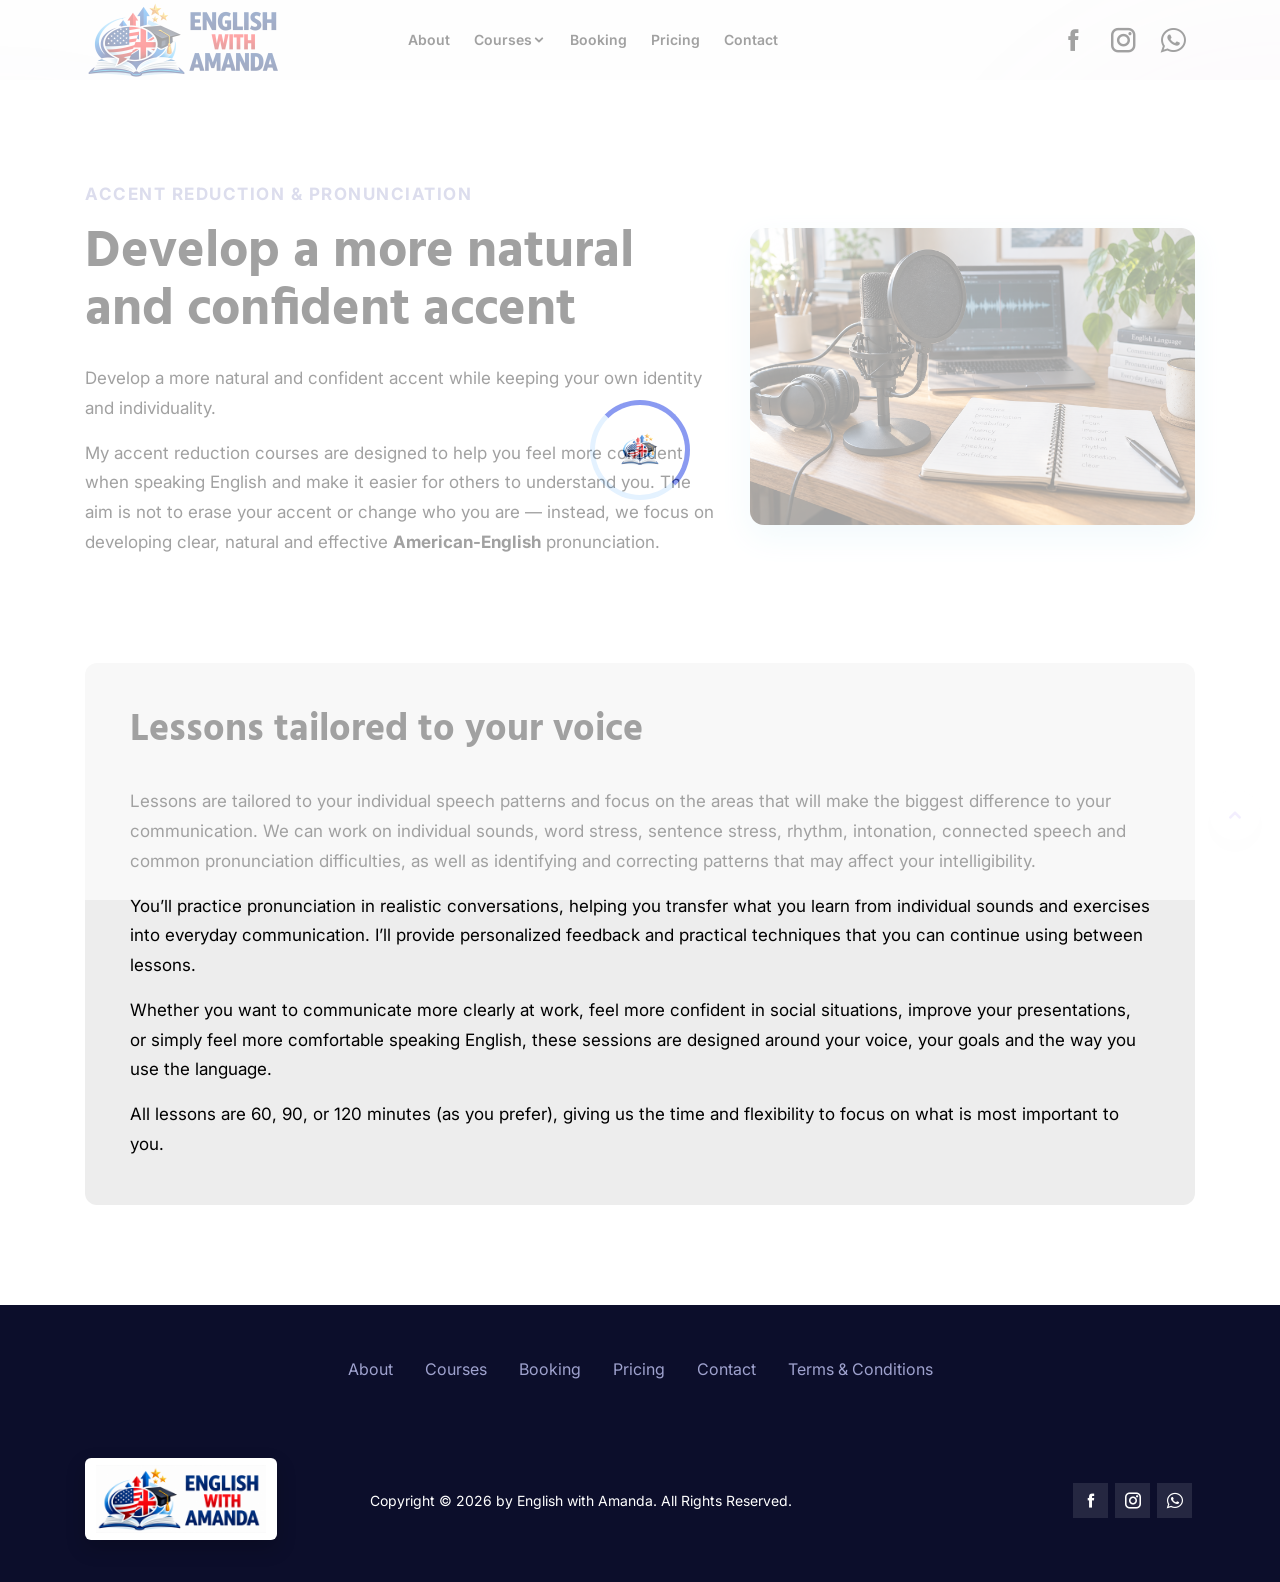
<file: pronunciation-and-accent-reduction.html>
<!doctype html>
<html lang="en">

<head>
    <!-- Google Tag Manager -->
    <script>(function(w,d,s,l,i){w[l]=w[l]||[];w[l].push({'gtm.start':
    new Date().getTime(),event:'gtm.js'});var f=d.getElementsByTagName(s)[0],
    j=d.createElement(s),dl=l!='dataLayer'?'&l='+l:'';j.async=true;j.src=
    'https://www.googletagmanager.com/gtm.js?id='+i+dl;f.parentNode.insertBefore(j,f);
    })(window,document,'script','dataLayer','GTM-TVTG2XFN');</script>
    <!-- End Google Tag Manager -->
    <meta charset="utf-8">
    <link rel="icon" type="image/x-icon" href="amanda-callouts-favicon.ico">
    <meta http-equiv="x-ua-compatible" content="ie=edge">
    <title>English with Amanda - Accent Reduction &amp; Pronunciation</title>
    <!-- Social sharing preview -->
    <meta property="og:type" content="website">
    <meta property="og:site_name" content="English with Amanda">
    <meta property="og:title" content="English with Amanda - Accent Reduction &amp; Pronunciation">
    <meta property="og:image" content="https://englishwithamanda.com/english-with-amanda-social.png?v=2">
    <meta property="og:image:type" content="image/png">
    <meta property="og:image:width" content="1200">
    <meta property="og:image:height" content="627">
    <meta property="og:image:alt" content="English with Amanda logo">
    <meta name="twitter:card" content="summary_large_image">
    <meta name="twitter:title" content="English with Amanda - Accent Reduction &amp; Pronunciation">
    <meta name="twitter:image" content="https://englishwithamanda.com/english-with-amanda-social.png?v=2">
    <meta name="twitter:image:alt" content="English with Amanda logo">

    <meta name="description" content="">
    <meta name="viewport" content="width=device-width, initial-scale=1">

    <!-- CSS here -->
    <link rel="stylesheet" href="css/bootstrap.min.css">
    <link rel="stylesheet" href="css/aos.min.css">
    <link rel="stylesheet" href="css/icofont.min.css">
    <link rel="stylesheet" href="css/style.css">

    <meta name="color-scheme" content="light">

</head>

<body class="body__wrapper">
    <!-- Google Tag Manager (noscript) -->
    <noscript><iframe src="https://www.googletagmanager.com/ns.html?id=GTM-TVTG2XFN"
    height="0" width="0" style="display:none;visibility:hidden"></iframe></noscript>
    <!-- End Google Tag Manager (noscript) -->
    <!-- pre loader area start -->
    <div id="back__preloader">
        <div id="back__circle_loader"></div>
            <div class="back__loader_logo">
                <img loading="eager"  src="img/pre.png?v=2" alt="English with Amanda">
            </div>
        </div>
    <!-- pre loader area end -->

    <main class="main_wrapper overflow-hidden">

        <!-- headar section start -->
        <header>
            <div class="headerarea headerarea__2 header__sticky header__area">
                <div class="container desktop__menu__wrapper">
                    <div class="row">
                        <div class="col-xl-2 col-lg-2 col-md-6">
                            <div class="headerarea__left">
                                <div class="headerarea__left__logo">

                                    <a href="index.html"><img loading="lazy"  width="200" height="80" style="height: auto;" src="img/logo/logo_1.png?v=3" alt="English with Amanda"></a>
                                </div>

                            </div>
                        </div>
                        <div class="col-xl-7 col-lg-7 main_menu_wrap">
                            <div class="headerarea__main__menu">
                                <nav aria-label="Primary navigation">
                                    <ul>
                                        <li><a href="about.html">About</a></li>
                                        <li>
                                            <a class="headerarea__has__dropdown" href="index.html#featured-courses">Courses<i class="icofont-rounded-down"></i></a>
                                            <ul class="headerarea__submenu">
                                                <li><a href="trial-lesson.html">Trial Lesson</a></li>
                                                <li><a href="general-english.html">General English</a></li>
                                                <li><a href="group-conversation-classes.html">Group Conversation Classes</a></li>
                                                <li><a href="cambridge-exam-preparation.html">Cambridge Exam Preparation</a></li>
                                                <li><a href="business-english.html">Business English</a></li>
                                                <li><a href="interview-preparation.html">Interview Preparation</a></li>
                                                <li><a href="pronunciation-and-accent-reduction.html">Accent Reduction &amp; Pronunciation</a></li>
                                            </ul>
                                        </li>
                                        <li><a href="booking.html">Booking</a></li>
                                        <li><a href="pricing.html">Pricing</a></li>
                                        <li><a href="index.html#contact">Contact</a></li>
                                    </ul>
                                </nav>

                            </div>
                        </div>
                        <div class="col-xl-3 col-lg-3 col-md-6">
                            <div class="ewa-header-social" aria-label="Social links">
                                <a href="https://www.facebook.com/people/English-with-Amanda/61590769316565" target="_blank" rel="noopener noreferrer" aria-label="Facebook (opens in a new tab)"><i class="icofont-facebook" aria-hidden="true"></i></a>
                                <a href="https://www.instagram.com/englishwithamandasmith/" target="_blank" rel="noopener noreferrer" aria-label="Instagram (opens in a new tab)"><i class="icofont-instagram" aria-hidden="true"></i></a>
                                <a href="https://api.whatsapp.com/send?phone=18563923306" target="_blank" rel="noopener noreferrer" aria-label="WhatsApp (opens in a new tab)"><i class="icofont-brand-whatsapp" aria-hidden="true"></i></a>
                            </div>

                        </div>

                    </div>

                </div>

                <div class="container-fluid mob_menu_wrapper">
                    <div class="row align-items-center">
                        <div class="col-6">
                            <div class="mobile-logo">
                                <a class="logo__dark" href="index.html"><img loading="lazy"  width="200" height="80" style="height: auto;" src="img/logo/logo_1.png?v=3" alt="English with Amanda"></a>
                            </div>
                        </div>
                        <div class="col-6">
                            <div class="header-right-wrap">

                                <div class="ewa-header-social" aria-label="Social links">
                                <a href="https://www.facebook.com/people/English-with-Amanda/61590769316565" target="_blank" rel="noopener noreferrer" aria-label="Facebook (opens in a new tab)"><i class="icofont-facebook" aria-hidden="true"></i></a>
                                <a href="https://www.instagram.com/englishwithamandasmith/" target="_blank" rel="noopener noreferrer" aria-label="Instagram (opens in a new tab)"><i class="icofont-instagram" aria-hidden="true"></i></a>
                                <a href="https://api.whatsapp.com/send?phone=18563923306" target="_blank" rel="noopener noreferrer" aria-label="WhatsApp (opens in a new tab)"><i class="icofont-brand-whatsapp" aria-hidden="true"></i></a>
                            </div>
                            <div class="headerarea__right">

                                </div>

                                <div class="mobile-off-canvas">
                                    <a class="mobile-aside-button" href="#"><i class="icofont-navigation-menu"></i></a>
                                </div>
                            </div>
                        </div>
                    </div>
                </div>
            </div>
        </header>
        <!-- header section end -->

        <!-- Mobile Menu Start Here -->
        <div class="mobile-off-canvas-active">
            <a class="mobile-aside-close"><i class="icofont  icofont-close-line"></i></a>
            <div class="header-mobile-aside-wrap">
                <div class="mobile-menu-wrap headerarea">

                    <div class="mobile-navigation">
                        <nav aria-label="Mobile navigation">
                            <ul class="mobile-menu">
                                <li><a href="about.html">About</a></li>
                                <li class="menu-item-has-children"><a href="index.html#featured-courses">Courses</a>
                                    <ul class="dropdown">
                                        <li><a href="trial-lesson.html">Trial Lesson</a></li>
                                        <li><a href="general-english.html">General English</a></li>
                                        <li><a href="group-conversation-classes.html">Group Conversation Classes</a></li>
                                        <li><a href="cambridge-exam-preparation.html">Cambridge Exam Preparation</a></li>
                                        <li><a href="business-english.html">Business English</a></li>
                                        <li><a href="interview-preparation.html">Interview Preparation</a></li>
                                        <li><a href="pronunciation-and-accent-reduction.html">Accent Reduction &amp; Pronunciation</a></li>
                                    </ul>
                                </li>
                                <li><a href="booking.html">Booking</a></li>
                                <li><a href="pricing.html">Pricing</a></li>
                                <li><a href="index.html#contact">Contact</a></li>
                            </ul>
                        </nav>
                    </div>

                </div>
            </div>
        </div>
        <!-- Mobile Menu end Here -->

        <div>
            <div class="theme__shadow__circle"></div>
            <div class="theme__shadow__circle shadow__right"></div>
        </div>

        <section class="cambridge-course-page">
            <div class="container">
                <div class="row align-items-center cambridge-course-page__intro">
                    <div class="col-lg-7">
                        <p class="cambridge-course-page__eyebrow">Accent Reduction &amp; Pronunciation</p>
                        <h1>Develop a more natural and confident accent</h1>
                        <p>Develop a more natural and confident accent while keeping your own identity and individuality.</p>
                        <p>My accent reduction courses are designed to help you feel more confident when speaking English and make it easier for others to understand you. The aim is not to erase your accent or change who you are — instead, we focus on developing clear, natural and effective <strong>American-English</strong> pronunciation.</p>
                    </div>
                    <div class="col-lg-5">
                        <img class="cambridge-course-page__image" loading="lazy" src="course-pronunciation.png" alt="Microphone, headphones and audio waveform for pronunciation practice">
                    </div>
                </div>

                <div class="cambridge-course-page__section cambridge-course-page__strategy">
                    <h2>Lessons tailored to your voice</h2>
                    <p>Lessons are tailored to your individual speech patterns and focus on the areas that will make the biggest difference to your communication. We can work on individual sounds, word stress, sentence stress, rhythm, intonation, connected speech and common pronunciation difficulties, as well as identifying and correcting patterns that may affect your intelligibility.</p>
                    <p>You’ll practice pronunciation in realistic conversations, helping you transfer what you learn from individual sounds and exercises into everyday communication. I’ll provide personalized feedback and practical techniques that you can continue using between lessons.</p>
                    <p>Whether you want to communicate more clearly at work, feel more confident in social situations, improve your presentations, or simply feel more comfortable speaking English, these sessions are designed around your voice, your goals and the way you use the language.</p>
                    <p>All lessons are 60, 90, or 120 minutes (as you prefer), giving us the time and flexibility to focus on what is most important to you.</p>
                </div>
            </div>
        </section>

        <div class="footerarea">
            <div class="container">

                <div class="footerarea__wrapper footerarea__wrapper__2">
                    <nav class="ewa-footer-nav" aria-label="Footer navigation">
                        <a href="about.html">About</a>
                        <a href="index.html#featured-courses">Courses</a>
                        <a href="booking.html">Booking</a>
                        <a href="pricing.html">Pricing</a>
                        <a href="index.html#contact">Contact</a>
                        <a href="terms-and-conditions.html">Terms &amp; Conditions</a>
                    </nav>

                </div>
                <div class="footerarea__copyright__wrapper footerarea__copyright__wrapper__2">
                    <div class="row">
                        <div class="col-xl-3 col-lg-3">
                            <div class="copyright__logo">
                                <a href="/"><img loading="lazy"  width="200" height="80" style="height: auto;" src="img/logo/logo_2.png?v=2" alt="English with Amanda"></a>
                            </div>
                        </div>
                        <div class="col-xl-6 col-lg-6">
                            <div class="footerarea__copyright__content footerarea__copyright__content__2">
                                <p>Copyright © <span>2026</span> by English with Amanda. All Rights Reserved.</p>
                            </div>
                        </div>
                        <div class="col-xl-3 col-lg-3">
                            <div class="footerarea__icon footerarea__icon__2">
                                <ul>
                                    <li><a href="https://www.facebook.com/people/English-with-Amanda/61590769316565" target="_blank" rel="noopener noreferrer" aria-label="Facebook"><i class="icofont-facebook" aria-hidden="true"></i></a></li>
                                    <li><a href="https://www.instagram.com/englishwithamandasmith/" target="_blank" rel="noopener noreferrer" aria-label="Instagram"><i class="icofont-instagram"></i></a></li>
                                    <li><a href="https://api.whatsapp.com/send?phone=18563923306" target="_blank" rel="noopener noreferrer" aria-label="WhatsApp"><i class="icofont-brand-whatsapp"></i></a></li>
                                </ul>
                            </div>
                        </div>
                    </div>
                </div>

            </div>
        </div>

    </main>

    <!-- JS here -->
    <script src="js/vendor/jquery-3.6.0.min.js"></script>
    <script src="js/jquery.scrollUp.min.js"></script>
    <script src="js/aos.js"></script>
    <script src="js/main.js"></script>

</body>

</html>
</file>
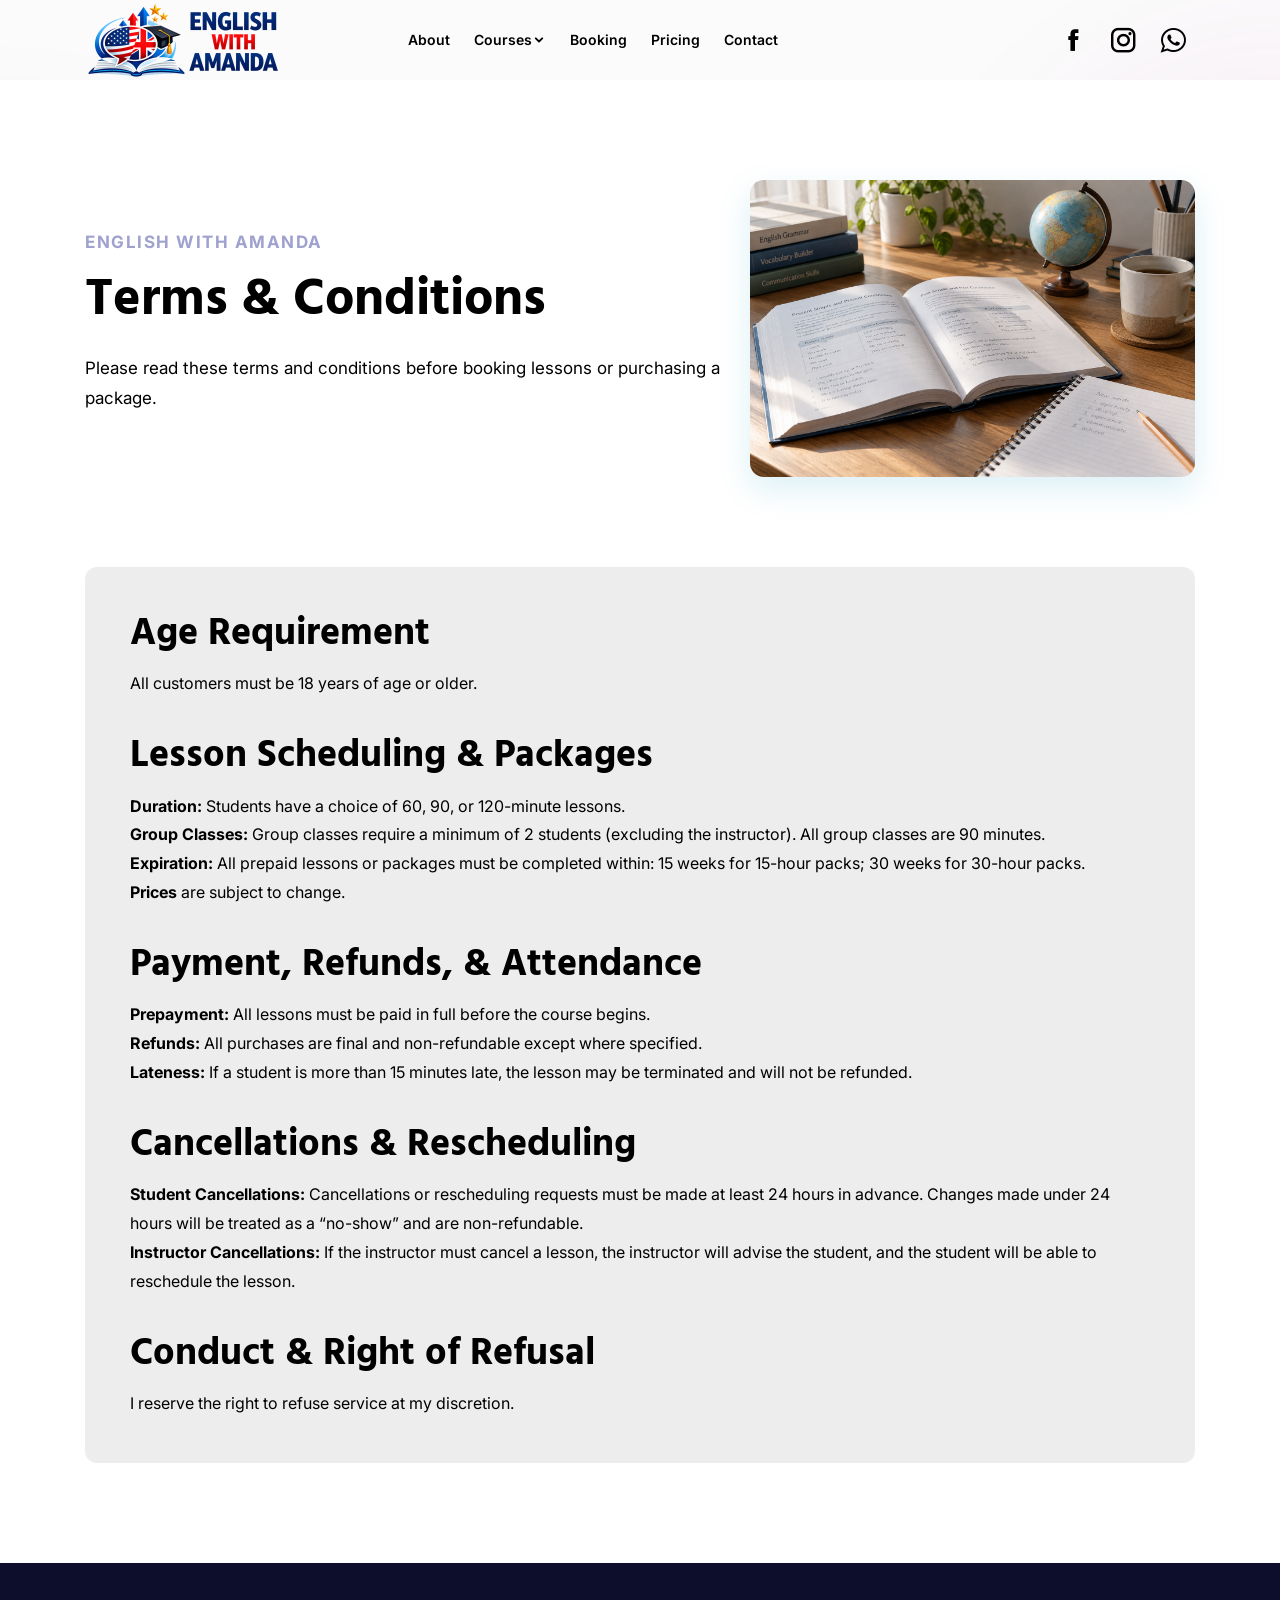
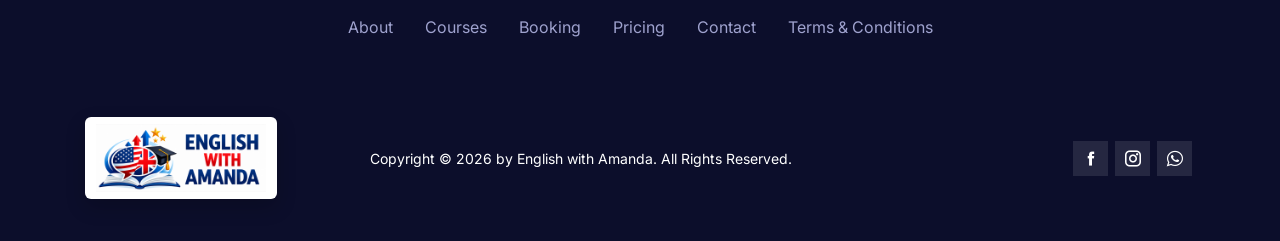
<file: terms-and-conditions.html>
<!doctype html>
<html lang="en">

<head>
    <!-- Google Tag Manager -->
    <script>(function(w,d,s,l,i){w[l]=w[l]||[];w[l].push({'gtm.start':
    new Date().getTime(),event:'gtm.js'});var f=d.getElementsByTagName(s)[0],
    j=d.createElement(s),dl=l!='dataLayer'?'&l='+l:'';j.async=true;j.src=
    'https://www.googletagmanager.com/gtm.js?id='+i+dl;f.parentNode.insertBefore(j,f);
    })(window,document,'script','dataLayer','GTM-TVTG2XFN');</script>
    <!-- End Google Tag Manager -->
    <meta charset="utf-8">
    <link rel="icon" type="image/x-icon" href="amanda-callouts-favicon.ico">
    <meta http-equiv="x-ua-compatible" content="ie=edge">
    <title>English with Amanda - Terms &amp; Conditions</title>
    <!-- Social sharing preview -->
    <meta property="og:type" content="website">
    <meta property="og:site_name" content="English with Amanda">
    <meta property="og:title" content="English with Amanda - Terms &amp; Conditions">
    <meta property="og:image" content="https://englishwithamanda.com/english-with-amanda-social.png?v=2">
    <meta property="og:image:type" content="image/png">
    <meta property="og:image:width" content="1200">
    <meta property="og:image:height" content="627">
    <meta property="og:image:alt" content="English with Amanda logo">
    <meta name="twitter:card" content="summary_large_image">
    <meta name="twitter:title" content="English with Amanda - Terms &amp; Conditions">
    <meta name="twitter:image" content="https://englishwithamanda.com/english-with-amanda-social.png?v=2">
    <meta name="twitter:image:alt" content="English with Amanda logo">

    <meta name="description" content="">
    <meta name="viewport" content="width=device-width, initial-scale=1">

    <!-- CSS here -->
    <link rel="stylesheet" href="css/bootstrap.min.css">
    <link rel="stylesheet" href="css/aos.min.css">
    <link rel="stylesheet" href="css/icofont.min.css">
    <link rel="stylesheet" href="css/style.css">

    <meta name="color-scheme" content="light">

</head>

<body class="body__wrapper">
    <!-- Google Tag Manager (noscript) -->
    <noscript><iframe src="https://www.googletagmanager.com/ns.html?id=GTM-TVTG2XFN"
    height="0" width="0" style="display:none;visibility:hidden"></iframe></noscript>
    <!-- End Google Tag Manager (noscript) -->
    <!-- pre loader area start -->
    <div id="back__preloader">
        <div id="back__circle_loader"></div>
            <div class="back__loader_logo">
                <img loading="eager"  src="img/pre.png?v=2" alt="English with Amanda">
            </div>
        </div>
    <!-- pre loader area end -->

    <main class="main_wrapper overflow-hidden">

        <!-- headar section start -->
        <header>
            <div class="headerarea headerarea__2 header__sticky header__area">
                <div class="container desktop__menu__wrapper">
                    <div class="row">
                        <div class="col-xl-2 col-lg-2 col-md-6">
                            <div class="headerarea__left">
                                <div class="headerarea__left__logo">

                                    <a href="index.html"><img loading="lazy"  width="200" height="80" style="height: auto;" src="img/logo/logo_1.png?v=3" alt="English with Amanda"></a>
                                </div>

                            </div>
                        </div>
                        <div class="col-xl-7 col-lg-7 main_menu_wrap">
                            <div class="headerarea__main__menu">
                                <nav aria-label="Primary navigation">
                                    <ul>
                                        <li><a href="about.html">About</a></li>
                                        <li>
                                            <a class="headerarea__has__dropdown" href="index.html#featured-courses">Courses<i class="icofont-rounded-down"></i></a>
                                            <ul class="headerarea__submenu">
                                                <li><a href="trial-lesson.html">Trial Lesson</a></li>
                                                <li><a href="general-english.html">General English</a></li>
                                                <li><a href="group-conversation-classes.html">Group Conversation Classes</a></li>
                                                <li><a href="cambridge-exam-preparation.html">Cambridge Exam Preparation</a></li>
                                                <li><a href="business-english.html">Business English</a></li>
                                                <li><a href="interview-preparation.html">Interview Preparation</a></li>
                                                <li><a href="pronunciation-and-accent-reduction.html">Accent Reduction &amp; Pronunciation</a></li>
                                            </ul>
                                        </li>
                                        <li><a href="booking.html">Booking</a></li>
                                        <li><a href="pricing.html">Pricing</a></li>
                                        <li><a href="index.html#contact">Contact</a></li>
                                    </ul>
                                </nav>

                            </div>
                        </div>
                        <div class="col-xl-3 col-lg-3 col-md-6">
                            <div class="ewa-header-social" aria-label="Social links">
                                <a href="https://www.facebook.com/people/English-with-Amanda/61590769316565" target="_blank" rel="noopener noreferrer" aria-label="Facebook (opens in a new tab)"><i class="icofont-facebook" aria-hidden="true"></i></a>
                                <a href="https://www.instagram.com/englishwithamandasmith/" target="_blank" rel="noopener noreferrer" aria-label="Instagram (opens in a new tab)"><i class="icofont-instagram" aria-hidden="true"></i></a>
                                <a href="https://api.whatsapp.com/send?phone=18563923306" target="_blank" rel="noopener noreferrer" aria-label="WhatsApp (opens in a new tab)"><i class="icofont-brand-whatsapp" aria-hidden="true"></i></a>
                            </div>

                        </div>

                    </div>

                </div>

                <div class="container-fluid mob_menu_wrapper">
                    <div class="row align-items-center">
                        <div class="col-6">
                            <div class="mobile-logo">
                                <a class="logo__dark" href="index.html"><img loading="lazy"  width="200" height="80" style="height: auto;" src="img/logo/logo_1.png?v=3" alt="English with Amanda"></a>
                            </div>
                        </div>
                        <div class="col-6">
                            <div class="header-right-wrap">

                                <div class="ewa-header-social" aria-label="Social links">
                                <a href="https://www.facebook.com/people/English-with-Amanda/61590769316565" target="_blank" rel="noopener noreferrer" aria-label="Facebook (opens in a new tab)"><i class="icofont-facebook" aria-hidden="true"></i></a>
                                <a href="https://www.instagram.com/englishwithamandasmith/" target="_blank" rel="noopener noreferrer" aria-label="Instagram (opens in a new tab)"><i class="icofont-instagram" aria-hidden="true"></i></a>
                                <a href="https://api.whatsapp.com/send?phone=18563923306" target="_blank" rel="noopener noreferrer" aria-label="WhatsApp (opens in a new tab)"><i class="icofont-brand-whatsapp" aria-hidden="true"></i></a>
                            </div>
                            <div class="headerarea__right">

                                </div>

                                <div class="mobile-off-canvas">
                                    <a class="mobile-aside-button" href="#"><i class="icofont-navigation-menu"></i></a>
                                </div>
                            </div>
                        </div>
                    </div>
                </div>
            </div>
        </header>
        <!-- header section end -->

        <!-- Mobile Menu Start Here -->
        <div class="mobile-off-canvas-active">
            <a class="mobile-aside-close"><i class="icofont  icofont-close-line"></i></a>
            <div class="header-mobile-aside-wrap">
                <div class="mobile-menu-wrap headerarea">

                    <div class="mobile-navigation">
                        <nav aria-label="Mobile navigation">
                            <ul class="mobile-menu">
                                <li><a href="about.html">About</a></li>
                                <li class="menu-item-has-children"><a href="index.html#featured-courses">Courses</a>
                                    <ul class="dropdown">
                                        <li><a href="trial-lesson.html">Trial Lesson</a></li>
                                        <li><a href="general-english.html">General English</a></li>
                                        <li><a href="group-conversation-classes.html">Group Conversation Classes</a></li>
                                        <li><a href="cambridge-exam-preparation.html">Cambridge Exam Preparation</a></li>
                                        <li><a href="business-english.html">Business English</a></li>
                                        <li><a href="interview-preparation.html">Interview Preparation</a></li>
                                        <li><a href="pronunciation-and-accent-reduction.html">Accent Reduction &amp; Pronunciation</a></li>
                                    </ul>
                                </li>
                                <li><a href="booking.html">Booking</a></li>
                                <li><a href="pricing.html">Pricing</a></li>
                                <li><a href="index.html#contact">Contact</a></li>
                            </ul>
                        </nav>
                    </div>

                </div>
            </div>
        </div>
        <!-- Mobile Menu end Here -->

        <div>
            <div class="theme__shadow__circle"></div>
            <div class="theme__shadow__circle shadow__right"></div>
        </div>

        <section class="cambridge-course-page">
            <div class="container">
                <div class="row align-items-center cambridge-course-page__intro">
                    <div class="col-lg-7">
                        <p class="cambridge-course-page__eyebrow">English with Amanda</p>
                        <h1>Terms &amp; Conditions</h1>
                        <p>Please read these terms and conditions before booking lessons or purchasing a package.</p>
                    </div>
                    <div class="col-lg-5">
                        <img class="cambridge-course-page__image" loading="lazy" src="course-general-english.png" alt="English study books, notebook and globe on a sunlit desk">
                    </div>
                </div>
                <div class="cambridge-course-page__section cambridge-course-page__strategy terms-content">
                    <h2>Age Requirement</h2>
                    <ul><li>All customers must be 18 years of age or older.</li></ul>

                    <h2>Lesson Scheduling &amp; Packages</h2>
                    <ul>
                        <li><strong>Duration:</strong> Students have a choice of 60, 90, or 120-minute lessons.</li>
                        <li><strong>Group Classes:</strong> Group classes require a minimum of 2 students (excluding the instructor). All group classes are 90 minutes.</li>
                        <li><strong>Expiration:</strong> All prepaid lessons or packages must be completed within: 15 weeks for 15-hour packs; 30 weeks for 30-hour packs.</li>
                        <li><strong>Prices</strong> are subject to change.</li>
                    </ul>

                    <h2>Payment, Refunds, &amp; Attendance</h2>
                    <ul>
                        <li><strong>Prepayment:</strong> All lessons must be paid in full before the course begins.</li>
                        <li><strong>Refunds:</strong> All purchases are final and non-refundable except where specified.</li>
                        <li><strong>Lateness:</strong> If a student is more than 15 minutes late, the lesson may be terminated and will not be refunded.</li>
                    </ul>

                    <h2>Cancellations &amp; Rescheduling</h2>
                    <ul>
                        <li><strong>Student Cancellations:</strong> Cancellations or rescheduling requests must be made at least 24 hours in advance. Changes made under 24 hours will be treated as a “no-show” and are non-refundable.</li>
                        <li><strong>Instructor Cancellations:</strong> If the instructor must cancel a lesson, the instructor will advise the student, and the student will be able to reschedule the lesson.</li>
                    </ul>

                    <h2>Conduct &amp; Right of Refusal</h2>
                    <ul><li>I reserve the right to refuse service at my discretion.</li></ul>
                </div>
            </div>
        </section>

        <div class="footerarea">
            <div class="container">

                <div class="footerarea__wrapper footerarea__wrapper__2">
                    <nav class="ewa-footer-nav" aria-label="Footer navigation">
                        <a href="about.html">About</a>
                        <a href="index.html#featured-courses">Courses</a>
                        <a href="booking.html">Booking</a>
                        <a href="pricing.html">Pricing</a>
                        <a href="index.html#contact">Contact</a>
                        <a href="terms-and-conditions.html">Terms &amp; Conditions</a>
                    </nav>

                </div>
                <div class="footerarea__copyright__wrapper footerarea__copyright__wrapper__2">
                    <div class="row">
                        <div class="col-xl-3 col-lg-3">
                            <div class="copyright__logo">
                                <a href="/"><img loading="lazy"  width="200" height="80" style="height: auto;" src="img/logo/logo_2.png?v=2" alt="English with Amanda"></a>
                            </div>
                        </div>
                        <div class="col-xl-6 col-lg-6">
                            <div class="footerarea__copyright__content footerarea__copyright__content__2">
                                <p>Copyright © <span>2026</span> by English with Amanda. All Rights Reserved.</p>
                            </div>
                        </div>
                        <div class="col-xl-3 col-lg-3">
                            <div class="footerarea__icon footerarea__icon__2">
                                <ul>
                                    <li><a href="https://www.facebook.com/people/English-with-Amanda/61590769316565" target="_blank" rel="noopener noreferrer" aria-label="Facebook"><i class="icofont-facebook" aria-hidden="true"></i></a></li>
                                    <li><a href="https://www.instagram.com/englishwithamandasmith/" target="_blank" rel="noopener noreferrer" aria-label="Instagram"><i class="icofont-instagram"></i></a></li>
                                    <li><a href="https://api.whatsapp.com/send?phone=18563923306" target="_blank" rel="noopener noreferrer" aria-label="WhatsApp"><i class="icofont-brand-whatsapp"></i></a></li>
                                </ul>
                            </div>
                        </div>
                    </div>
                </div>

            </div>
        </div>

    </main>

    <!-- JS here -->
    <script src="js/vendor/jquery-3.6.0.min.js"></script>
    <script src="js/jquery.scrollUp.min.js"></script>
    <script src="js/aos.js"></script>
    <script src="js/main.js"></script>

</body>

</html>
</file>
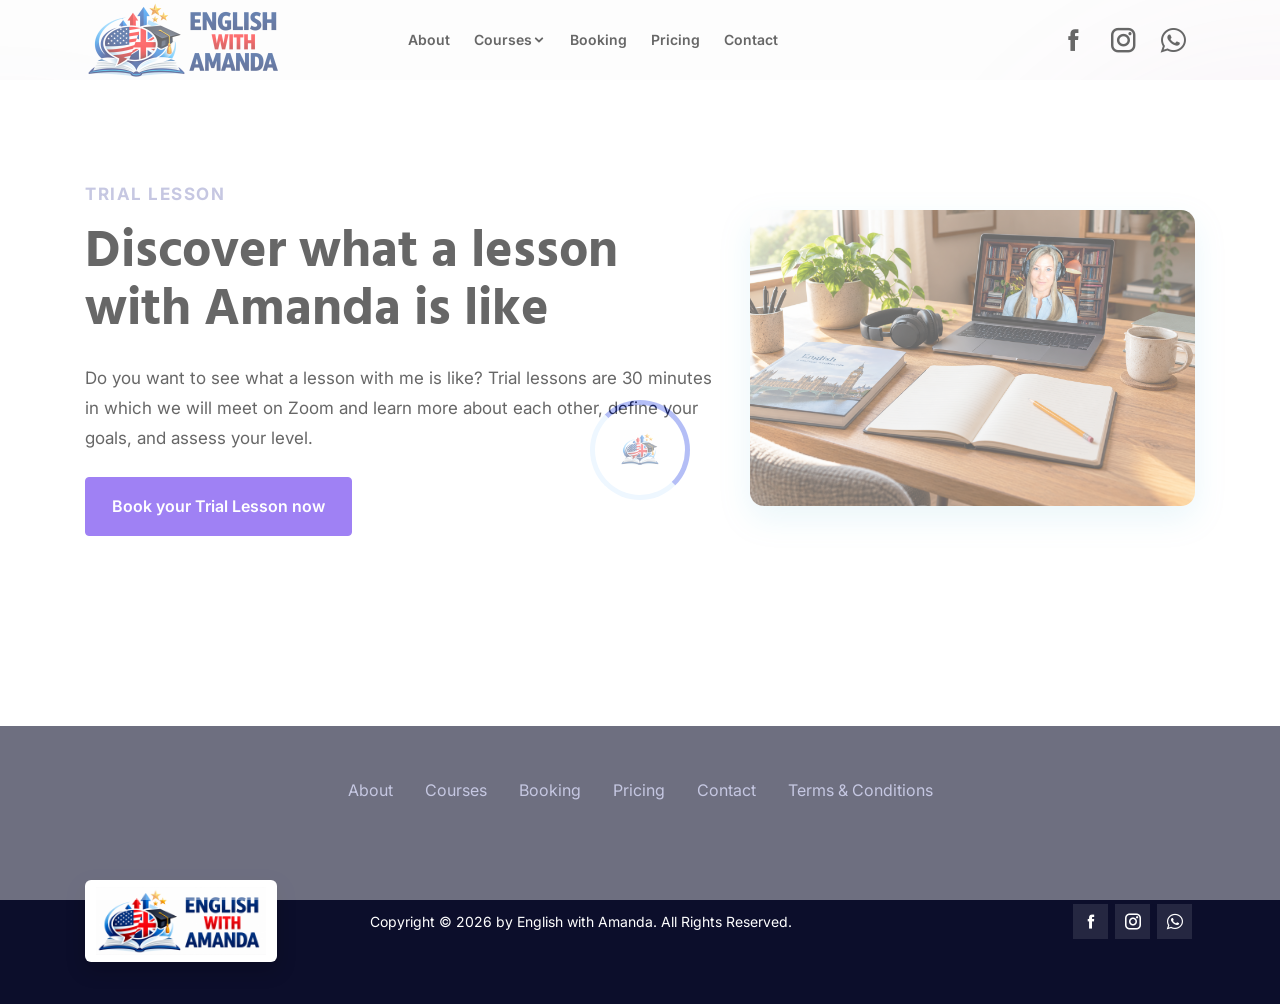
<file: trial-lesson.html>
<!doctype html>
<html lang="en">

<head>
    <!-- Google Tag Manager -->
    <script>(function(w,d,s,l,i){w[l]=w[l]||[];w[l].push({'gtm.start':
    new Date().getTime(),event:'gtm.js'});var f=d.getElementsByTagName(s)[0],
    j=d.createElement(s),dl=l!='dataLayer'?'&l='+l:'';j.async=true;j.src=
    'https://www.googletagmanager.com/gtm.js?id='+i+dl;f.parentNode.insertBefore(j,f);
    })(window,document,'script','dataLayer','GTM-TVTG2XFN');</script>
    <!-- End Google Tag Manager -->
    <meta charset="utf-8">
    <link rel="icon" type="image/x-icon" href="amanda-callouts-favicon.ico">
    <meta http-equiv="x-ua-compatible" content="ie=edge">
    <title>English with Amanda - Trial Lesson</title>
    <!-- Social sharing preview -->
    <meta property="og:type" content="website">
    <meta property="og:site_name" content="English with Amanda">
    <meta property="og:title" content="English with Amanda - Trial Lesson">
    <meta property="og:image" content="https://englishwithamanda.com/english-with-amanda-social.png?v=2">
    <meta property="og:image:type" content="image/png">
    <meta property="og:image:width" content="1200">
    <meta property="og:image:height" content="627">
    <meta property="og:image:alt" content="English with Amanda logo">
    <meta name="twitter:card" content="summary_large_image">
    <meta name="twitter:title" content="English with Amanda - Trial Lesson">
    <meta name="twitter:image" content="https://englishwithamanda.com/english-with-amanda-social.png?v=2">
    <meta name="twitter:image:alt" content="English with Amanda logo">

    <meta name="description" content="">
    <meta name="viewport" content="width=device-width, initial-scale=1">

    <!-- CSS here -->
    <link rel="stylesheet" href="css/bootstrap.min.css">
    <link rel="stylesheet" href="css/aos.min.css">
    <link rel="stylesheet" href="css/icofont.min.css">
    <link rel="stylesheet" href="css/style.css">

    <meta name="color-scheme" content="light">

</head>

<body class="body__wrapper">
    <!-- Google Tag Manager (noscript) -->
    <noscript><iframe src="https://www.googletagmanager.com/ns.html?id=GTM-TVTG2XFN"
    height="0" width="0" style="display:none;visibility:hidden"></iframe></noscript>
    <!-- End Google Tag Manager (noscript) -->
    <!-- pre loader area start -->
    <div id="back__preloader">
        <div id="back__circle_loader"></div>
            <div class="back__loader_logo">
                <img loading="eager"  src="img/pre.png?v=2" alt="English with Amanda">
            </div>
        </div>
    <!-- pre loader area end -->

    <main class="main_wrapper overflow-hidden">

        <!-- headar section start -->
        <header>
            <div class="headerarea headerarea__2 header__sticky header__area">
                <div class="container desktop__menu__wrapper">
                    <div class="row">
                        <div class="col-xl-2 col-lg-2 col-md-6">
                            <div class="headerarea__left">
                                <div class="headerarea__left__logo">

                                    <a href="index.html"><img loading="lazy"  width="200" height="80" style="height: auto;" src="img/logo/logo_1.png?v=3" alt="English with Amanda"></a>
                                </div>

                            </div>
                        </div>
                        <div class="col-xl-7 col-lg-7 main_menu_wrap">
                            <div class="headerarea__main__menu">
                                <nav aria-label="Primary navigation">
                                    <ul>
                                        <li><a href="about.html">About</a></li>
                                        <li>
                                            <a class="headerarea__has__dropdown" href="index.html#featured-courses">Courses<i class="icofont-rounded-down"></i></a>
                                            <ul class="headerarea__submenu">
                                                <li><a href="trial-lesson.html">Trial Lesson</a></li>
                                                <li><a href="general-english.html">General English</a></li>
                                                <li><a href="group-conversation-classes.html">Group Conversation Classes</a></li>
                                                <li><a href="cambridge-exam-preparation.html">Cambridge Exam Preparation</a></li>
                                                <li><a href="business-english.html">Business English</a></li>
                                                <li><a href="interview-preparation.html">Interview Preparation</a></li>
                                                <li><a href="pronunciation-and-accent-reduction.html">Accent Reduction &amp; Pronunciation</a></li>
                                            </ul>
                                        </li>
                                        <li><a href="booking.html">Booking</a></li>
                                        <li><a href="pricing.html">Pricing</a></li>
                                        <li><a href="index.html#contact">Contact</a></li>
                                    </ul>
                                </nav>

                            </div>
                        </div>
                        <div class="col-xl-3 col-lg-3 col-md-6">
                            <div class="ewa-header-social" aria-label="Social links">
                                <a href="https://www.facebook.com/people/English-with-Amanda/61590769316565" target="_blank" rel="noopener noreferrer" aria-label="Facebook (opens in a new tab)"><i class="icofont-facebook" aria-hidden="true"></i></a>
                                <a href="https://www.instagram.com/englishwithamandasmith/" target="_blank" rel="noopener noreferrer" aria-label="Instagram (opens in a new tab)"><i class="icofont-instagram" aria-hidden="true"></i></a>
                                <a href="https://api.whatsapp.com/send?phone=18563923306" target="_blank" rel="noopener noreferrer" aria-label="WhatsApp (opens in a new tab)"><i class="icofont-brand-whatsapp" aria-hidden="true"></i></a>
                            </div>

                        </div>

                    </div>

                </div>

                <div class="container-fluid mob_menu_wrapper">
                    <div class="row align-items-center">
                        <div class="col-6">
                            <div class="mobile-logo">
                                <a class="logo__dark" href="index.html"><img loading="lazy"  width="200" height="80" style="height: auto;" src="img/logo/logo_1.png?v=3" alt="English with Amanda"></a>
                            </div>
                        </div>
                        <div class="col-6">
                            <div class="header-right-wrap">

                                <div class="ewa-header-social" aria-label="Social links">
                                <a href="https://www.facebook.com/people/English-with-Amanda/61590769316565" target="_blank" rel="noopener noreferrer" aria-label="Facebook (opens in a new tab)"><i class="icofont-facebook" aria-hidden="true"></i></a>
                                <a href="https://www.instagram.com/englishwithamandasmith/" target="_blank" rel="noopener noreferrer" aria-label="Instagram (opens in a new tab)"><i class="icofont-instagram" aria-hidden="true"></i></a>
                                <a href="https://api.whatsapp.com/send?phone=18563923306" target="_blank" rel="noopener noreferrer" aria-label="WhatsApp (opens in a new tab)"><i class="icofont-brand-whatsapp" aria-hidden="true"></i></a>
                            </div>
                            <div class="headerarea__right">

                                </div>

                                <div class="mobile-off-canvas">
                                    <a class="mobile-aside-button" href="#"><i class="icofont-navigation-menu"></i></a>
                                </div>
                            </div>
                        </div>
                    </div>
                </div>
            </div>
        </header>
        <!-- header section end -->

        <!-- Mobile Menu Start Here -->
        <div class="mobile-off-canvas-active">
            <a class="mobile-aside-close"><i class="icofont  icofont-close-line"></i></a>
            <div class="header-mobile-aside-wrap">
                <div class="mobile-menu-wrap headerarea">

                    <div class="mobile-navigation">
                        <nav aria-label="Mobile navigation">
                            <ul class="mobile-menu">
                                <li><a href="about.html">About</a></li>
                                <li class="menu-item-has-children"><a href="index.html#featured-courses">Courses</a>
                                    <ul class="dropdown">
                                        <li><a href="trial-lesson.html">Trial Lesson</a></li>
                                        <li><a href="general-english.html">General English</a></li>
                                        <li><a href="group-conversation-classes.html">Group Conversation Classes</a></li>
                                        <li><a href="cambridge-exam-preparation.html">Cambridge Exam Preparation</a></li>
                                        <li><a href="business-english.html">Business English</a></li>
                                        <li><a href="interview-preparation.html">Interview Preparation</a></li>
                                        <li><a href="pronunciation-and-accent-reduction.html">Accent Reduction &amp; Pronunciation</a></li>
                                    </ul>
                                </li>
                                <li><a href="booking.html">Booking</a></li>
                                <li><a href="pricing.html">Pricing</a></li>
                                <li><a href="index.html#contact">Contact</a></li>
                            </ul>
                        </nav>
                    </div>

                </div>
            </div>
        </div>
        <!-- Mobile Menu end Here -->

        <div>
            <div class="theme__shadow__circle"></div>
            <div class="theme__shadow__circle shadow__right"></div>
        </div>

        <section class="cambridge-course-page">
            <div class="container">
                <div class="row align-items-center cambridge-course-page__intro">
                    <div class="col-lg-7">
                        <p class="cambridge-course-page__eyebrow">Trial Lesson</p>
                        <h1>Discover what a lesson with Amanda is like</h1>
                        <p>Do you want to see what a lesson with me is like? Trial lessons are 30 minutes in which we will meet on Zoom and learn more about each other, define your goals, and assess your level.</p>
                        <div class="booking-page trial-lesson__booking">
                            <a class="booking-page__button" href="booking.html">Book your Trial Lesson now</a>
                        </div>
                    </div>
                    <div class="col-lg-5">
                        <img class="cambridge-course-page__image" loading="lazy" src="course-trial-lesson.png" alt="Notebook, headphones and laptop ready for a first English lesson">
                    </div>
                </div>
            </div>
        </section>

        <div class="footerarea">
            <div class="container">

                <div class="footerarea__wrapper footerarea__wrapper__2">
                    <nav class="ewa-footer-nav" aria-label="Footer navigation">
                        <a href="about.html">About</a>
                        <a href="index.html#featured-courses">Courses</a>
                        <a href="booking.html">Booking</a>
                        <a href="pricing.html">Pricing</a>
                        <a href="index.html#contact">Contact</a>
                        <a href="terms-and-conditions.html">Terms &amp; Conditions</a>
                    </nav>

                </div>
                <div class="footerarea__copyright__wrapper footerarea__copyright__wrapper__2">
                    <div class="row">
                        <div class="col-xl-3 col-lg-3">
                            <div class="copyright__logo">
                                <a href="/"><img loading="lazy"  width="200" height="80" style="height: auto;" src="img/logo/logo_2.png?v=2" alt="English with Amanda"></a>
                            </div>
                        </div>
                        <div class="col-xl-6 col-lg-6">
                            <div class="footerarea__copyright__content footerarea__copyright__content__2">
                                <p>Copyright © <span>2026</span> by English with Amanda. All Rights Reserved.</p>
                            </div>
                        </div>
                        <div class="col-xl-3 col-lg-3">
                            <div class="footerarea__icon footerarea__icon__2">
                                <ul>
                                    <li><a href="https://www.facebook.com/people/English-with-Amanda/61590769316565" target="_blank" rel="noopener noreferrer" aria-label="Facebook"><i class="icofont-facebook" aria-hidden="true"></i></a></li>
                                    <li><a href="https://www.instagram.com/englishwithamandasmith/" target="_blank" rel="noopener noreferrer" aria-label="Instagram"><i class="icofont-instagram"></i></a></li>
                                    <li><a href="https://api.whatsapp.com/send?phone=18563923306" target="_blank" rel="noopener noreferrer" aria-label="WhatsApp"><i class="icofont-brand-whatsapp"></i></a></li>
                                </ul>
                            </div>
                        </div>
                    </div>
                </div>

            </div>
        </div>

    </main>

    <!-- JS here -->
    <script src="js/vendor/jquery-3.6.0.min.js"></script>
    <script src="js/jquery.scrollUp.min.js"></script>
    <script src="js/aos.js"></script>
    <script src="js/main.js"></script>

</body>

</html>
</file>
<file: css/style.css>
/* English with Amanda site styles. Derived from the Edurock template by Techboot. */

@import url("https://fonts.googleapis.com/css2?family=Hind:wght@300;400;500;600;700&family=Inter:wght@300;400;500;600;700;800;900&display=swap");
:root {
  --bodyColor: #222222;
  --bodyBg: #fbfbfb;
  --bodyBg1: #F7F7F7;
  --whiteColor: #ffffff;
  --whitegrey: #6A7C92;
  --whitegrey1: #EDEDED;
  --whitegrey2: #F2F6F7;
  --whitegrey3: #E7DEFF;
  --headingColor: #222222;
  --contentColor: #5F6C76;
  --contentColor2: #5C727D;
  --primaryColor: #5F2DED;
  --secondaryColor: #F2277E;
  --secondaryColor2: #FF275A;
  --secondaryColor3: #FF2828;
  --blackColor: #000000;
  --blackColor2: #191B1E;
  --darkblack: #0C0E2B;
  --darkcolor: #263546;
  --darkgray: #9FA2CE;
  --deepgray: #202942;
  --lightGrey: #7B8696;
  --lightGrey2: #7B8697;
  --lightGrey3: #7E858B;
  --lightGrey4: #A2A9B6;
  --lightGrey5: #F0F0F5;
  --lightGrey8: #F0F1F3;
  --lightGrey6: #6D6E75;
  --lightGrey7: #F3F4FD;
  --lightGrey9: #9F98B2;
  --lightGrey10: #F5F5FE;
  --lightGrey11: #F7F8FD;
  --lightGrey12: #f0f4f7;
  --greencolor: #44CEA9;
  --greencolor2: #1EC902;
  --greencolor3: #2EC14A;
  --orange: #FE2323;
  --borderColor: #eeeeee;
  --borderColor1: #E5E5E5;
  --borderColor2: #dddddd;
  --borderColor3: #f8f8f8;
  --borderColor4: #cacaca;
  --darkdeep1: #170F2F;
  --darkdeep2: #37404E;
  --darkdeep3: #F4F4F8;
  --darkdeep4: #949392;
  --darkdeep5: #62605D;
  --darkdeep6: #7E8285;
  --darkdeep7: #C4C4C4;
  --indigo: #B13BFF;
  --deepgreen: #133344;
  --deepblue: #505975;
  --deepred: #DC164D;
  --skycolor: #03A9F4;
  --yellow: #FF912C;
  --yellow1: #F0B410;
  --blue: #2864FF;
  --naveBlue: #17093e;
  --borderRadius: 4px;
  --borderRadius2: 20px;
  --borderRadius3: 10px;
  --transition: .3s;
  --bodyFont: "Inter", sans-serif;
  --headingFont: "Hind", sans-serif;
  --contentFont: "Inter", sans-serif;
}

* {
  margin: 0;
  padding: 0;
  box-sizing: border-box;
}

body {
  font-family: var(--bodyFont);
  background-color: var(--bodyBg);
  font-size: 16px;
  font-weight: 400;
  line-height: 1.8;
  position: relative;
}

p {
  font-size: 16px;
  margin-bottom: 15px;
  color: var(--contentColor);
}

a {
  text-decoration: none;
  transition: var(--transition);
}

p,
a,
button,
p,
input,
select,
textarea,
li,
img {
  -webkit-transition: all var(--transition) ease-out 0s;
  -moz-transition: all var(--transition) ease-out 0s;
  -ms-transition: all var(--transition) ease-out 0s;
  -o-transition: all var(--transition) ease-out 0s;
  transition: all var(--transition) ease-out 0s;
}

a {
  color: var(--contentColor);
}

a:hover {
  color: var(--primaryColor);
}

input:focus-visible {
  outline: none;
}

h1,
h2,
h3,
h4,
h5,
h6 {
  color: var(--headingColor);
  font-family: var(--headingFont);
  -webkit-transition: all 0.3s ease-out 0s;
  -moz-transition: all 0.3s ease-out 0s;
  -ms-transition: all 0.3s ease-out 0s;
  -o-transition: all 0.3s ease-out 0s;
  transition: all 0.3s ease-out 0s;
  margin-bottom: 15px;
}

h1,
h2,
h3,
h4,
h5,
h6 {
  font-weight: 700;
  font-family: var(--headingFont);
  color: var(--blackColor);
}

ul {
  margin: 0px;
  padding: 0px;
}

li {
  list-style: none;
  display: inline-block;
}

.container,
.container-fluid {
  padding-right: var(--bs-gutter-x, 0.9375rem);
  padding-left: var(--bs-gutter-x, 0.9375rem);
  --bs-gutter-x: .9375rem;
}

.container-fluid.full__width__padding {
  padding: 0 30px;
}

@media (min-width: 1500px) and (max-width: 1920px) {
.container-fluid.full__width__padding {
    padding: 0 150px;
  }
}

@media (min-width: 1366px) and (max-width: 1499px) {
.container-fluid.full__width__padding {
    padding: 0 50px;
  }
}

.row {
  --bs-gutter-x: 1.875rem;
}

.row__custom__class {
  margin-left: -15px;
  margin-right: -15px;
  padding: 0;
}

.sp_top_100 {
  padding-top: 100px;
}

.sp_top_90 {
  padding-top: 90px;
}

.sp_top_80 {
  padding-top: 80px;
}

.sp_top_40 {
  padding-top: 40px;
}

.sp_bottom_100 {
  padding-bottom: 100px;
}

.sp_bottom_40 {
  padding-bottom: 40px;
}

#scrollUp {
  width: 50px;
  height: 50px;
  line-height: 50px;
  background-color: var(--whiteColor);
  color: var(--primaryColor);
  right: 20px;
  bottom: 60px;
  text-align: center;
  overflow: hidden;
  border-radius: 50px;
  z-index: 9811 !important;
  position: fixed;
  display: block;
  box-shadow: 0px 10px 50px rgba(13, 38, 59, 0.15);
}

#scrollUp i {
  display: block;
  line-height: 50px;
  font-size: 20px;
  transition: 0.5s;
}

#scrollUp:hover i {
  background: var(--primaryColor);
  color: var(--whiteColor);
}

@media (min-width: 1500px) and (max-width: 1920px), (min-width: 1366px) and (max-width: 1499px) {
.container {
    max-width: 1200px;
  }
}

.default__small__button {
  padding: 5px 23px;
  font-weight: 600;
  font-size: 14px;
  line-height: 1.5;
  color: var(--primaryColor);
  border-radius: var(--borderRadius2);
  background: var(--whitegrey3);
  display: inline-block;
  text-align: center;
  margin-bottom: 20px;
}

.default__button {
  padding: 10px 25px;
  background-color: var(--primaryColor);
  color: var(--whiteColor);
  display: inline-block;
  text-align: center;
  border-radius: var(--borderRadius);
  font-size: 15px;
  border: 1px solid var(--primaryColor);
}

.default__button:hover {
  background-color: var(--whiteColor);
  color: var(--primaryColor);
  border-color: var(--primaryColor);
  border: 1px solid var(--primaryColor);
}

@keyframes dot-anim {
  0% {
    transform: translateY(20px);
  }
  100% {
    transform: translateY(0px);
  }
}

@keyframes dot-anim-2 {
  0% {
    transform: translateX(20px);
  }
  100% {
    transform: translateX(0px);
  }
}

@keyframes cir-anim {
  0% {
    -webkit-transform: rotate(0deg);
    -moz-transform: rotate(0deg);
    -ms-transform: rotate(0deg);
    transform: rotate(0deg);
  }
  100% {
    -webkit-transform: rotate(360deg);
    -moz-transform: rotate(360deg);
    -ms-transform: rotate(360deg);
    transform: rotate(360deg);
  }
}

@keyframes move5 {
  0% {
    -webkit-transform: translateY(0);
    transform: translateY(0);
  }
  50% {
    -webkit-transform: translateY(-20px);
    transform: translateY(-20px);
  }
  100% {
    -webkit-transform: translateY(0);
    transform: translateY(0);
  }
}

.theme__shadow__circle {
  position: fixed;
  left: -250px;
  top: 200px;
  right: auto;
  bottom: auto;
  z-index: -1;
  width: 500px;
  height: 500px;
  border-radius: 1000px;
  background-image: linear-gradient(45deg, var(--secondaryColor), var(--primaryColor));
  opacity: 0.1;
  -webkit-filter: blur(100px);
  filter: blur(100px);
}

.theme__shadow__circle.shadow__right {
  left: auto;
  top: 100px;
  right: -250px;
  bottom: auto;
  opacity: 0.1;
  background-image: linear-gradient(45deg, var(--primaryColor), var(--secondaryColor));
}

.section__title {
  margin-bottom: 40px;
}

@media (max-width: 767px) {
.section__title {
    margin-bottom: 20px;
  }
}

.section__title .section__title__heading h2 {
  font-size: 42px;
  line-height: 54px;
  margin-bottom: 0;
}

@media (min-width: 1366px) and (max-width: 1499px) {
.section__title .section__title__heading h2 {
    font-size: 38px;
    line-height: 50px;
  }
}

@media (min-width: 992px) and (max-width: 1365px) {
.section__title .section__title__heading h2 {
    font-size: 35px;
    line-height: 45px;
  }
}

@media (min-width: 768px) and (max-width: 991px) {
.section__title .section__title__heading h2 {
    font-size: 35px;
    line-height: 45px;
  }
}

@media (max-width: 767px) {
.section__title .section__title__heading h2 {
    font-size: 30px;
    line-height: 40px;
  }
}

.heading__underline span {
  position: relative;
}

.heading__underline span:after {
  position: absolute;
  content: "";
  width: 100%;
  height: 7px;
  background: var(--secondaryColor);
  bottom: 22px;
  left: 0;
  z-index: -1;
}

@media (min-width: 992px) and (max-width: 1365px) {
.heading__underline span:after {
    bottom: 17px;
  }
}

@media (min-width: 768px) and (max-width: 991px) {
.heading__underline span:after {
    bottom: 19px;
  }
}

@media (max-width: 767px) {
.heading__underline span:after {
    bottom: 16px;
  }
}

.section__title__2 .section__small__title {
  margin-bottom: 13px;
}

.section__title__2 .section__small__title span {
  font-weight: 600;
  font-size: 15px;
  line-height: 18px;
  letter-spacing: 0.64px;
  text-transform: uppercase;
  color: var(--secondaryColor);
}

.section__title__2 .section__title__heading__2 {
  margin-bottom: 13px;
}

.section__title__2 .section__title__heading__2.section__title__heading__3 h2 {
  color: var(--blackColor);
}

.section__title__2 .section__title__heading__2.heading__fontsize__2 h2 {
  font-size: 47px;
  line-height: 50px;
}

@media (min-width: 992px) and (max-width: 1365px) {
.section__title__2 .section__title__heading__2.heading__fontsize__2 h2 {
    font-size: 42px;
    line-height: 48px;
  }
}

@media (min-width: 768px) and (max-width: 991px) {
.section__title__2 .section__title__heading__2.heading__fontsize__2 h2 {
    font-size: 35px;
    line-height: 45px;
  }
}

@media (max-width: 767px) {
.section__title__2 .section__title__heading__2.heading__fontsize__2 h2 {
    font-size: 30px;
    line-height: 40px;
  }
}

.section__title__2 .section__title__heading__2 h2 {
  font-size: 60px;
  line-height: 72px;
  letter-spacing: 0.5px;
  color: var(--whiteColor);
}

#loading {
  background-color: var(--whiteColor);
  height: 100%;
  width: 100%;
  position: fixed;
  z-index: 999999999;
  margin-top: 0px;
  top: 0px;
}

#back__preloader {
  display: -webkit-box;
  display: -ms-flexbox;
  -webkit-box-pack: center;
  -webkit-box-align: center;
  display: -webkit- flex;
  display: -ms- flex;
  display: flex;
  -ms-flex-pack: center;
  justify-content: center;
  -ms-flex-align: center;
  align-items: center;
  height: 100vh;
  background: #ffffff;
  position: fixed;
  z-index: 999999;
  width: 100%;
  top: 0;
  left: 0;
  right: 0;
  bottom: 0;
}

.back__loader_logo {
  position: absolute;
}

.back__loader_logo img {
  width: 40px;
}

#back__circle_loader {
  width: 100px;
  height: 100px;
  border-style: solid;
  border-width: 5px;
  border-top-color: #465fe9;
  border-right-color: #465fe9;
  border-bottom-color: #d5eaff;
  border-left-color: #d5eaff;
  border-radius: 50%;
  -webkit-animation: spinLoader 2s linear infinite;
  animation: spinLoader 2s linear infinite;
}

@-webkit-keyframes spinLoader {
  0% {
    -webkit-transform: rotate(0deg);
    transform: rotate(0deg);
  }
  100% {
    -webkit-transform: rotate(360deg);
    transform: rotate(360deg);
  }
}

@keyframes spinLoader {
  0% {
    -webkit-transform: rotate(0deg);
    transform: rotate(0deg);
  }
  100% {
    -webkit-transform: rotate(360deg);
    transform: rotate(360deg);
  }
}

.header__area.sticky {
  position: fixed;
  top: 0;
  background: var(--whiteColor);
  z-index: 9999;
  right: 0;
  left: 0;
  width: 100%;
  transition: 0.4s;
  -webkit-box-shadow: 0 0 50px 10px rgba(95, 45, 237, 0.15);
  -moz-box-shadow: 0 0 50px 10px rgba(95, 45, 237, 0.15);
  box-shadow: 0 0 50px 10px rgba(95, 45, 237, 0.15);
  animation: 300ms ease-in-out 0s normal none 1 running fadeInDown;
}

.headerarea .container {
  position: relative;
}

.headerarea__left {
  display: flex;
  height: 100%;
  align-items: center;
}

@media (min-width: 1500px) and (max-width: 1920px) {
.headerarea .container {
    max-width: 1330px;
  }
}

@media (min-width: 1500px) and (max-width: 1920px) {
.headerarea.headerarea__2 .container {
    max-width: 1590px;
  }
}

.headerarea__main__menu {
  text-align: center;
}

.headerarea__main__menu nav ul > li {
  position: relative;
}

.headerarea__main__menu nav ul > li a {
  padding: 40px 20px;
  display: block;
  font-size: 16px;
  font-weight: 600;
  position: relative;
  color: var(--blackColor);
}

@media (min-width: 1366px) and (max-width: 1499px) {
.headerarea__main__menu nav ul > li a {
    padding: 30px 15px;
  }
}

@media (min-width: 992px) and (max-width: 1365px) {
.headerarea__main__menu nav ul > li a {
    padding: 20px 10px;
    font-size: 14px;
  }
}

.headerarea__main__menu nav ul > li:hover > a {
  color: var(--primaryColor);
}

.headerarea__main__menu nav ul > li .headerarea__submenu {
  position: absolute;
  clip: rect(0px, 200vw, 0, 0px);
  transition: opacity 0.4s linear, clip 0.6s linear, visibility 0s 0.4s;
  transform: translateZ(0);
  background-color: var(--whiteColor);
  min-width: 200px;
  transition: 0.3s;
  top: 110%;
  left: 0;
  padding: 14px 0;
  opacity: 0;
  visibility: hidden;
  z-index: 9999;
  box-shadow: 0 0 50px 10px rgba(15, 157, 193, 0.1);
  border-bottom-right-radius: var(--borderRadius);
  border-bottom-left-radius: var(--borderRadius);
  text-align: left;
}

.headerarea__main__menu nav[aria-label="Primary navigation"] .headerarea__submenu {
  min-width: 310px;
}

.headerarea__main__menu nav ul > li .headerarea__submenu > li {
  display: block;
  margin: 0;
  border-left: 2px solid transparent;
}

.headerarea__main__menu nav ul > li .headerarea__submenu > li:hover {
  border-left: 2px solid var(--primaryColor);
}

.headerarea__main__menu nav ul > li .headerarea__submenu > li:hover > a {
  color: var(--primaryColor);
  background-color: var(--whitegrey1);
}

.headerarea__main__menu nav ul > li .headerarea__submenu > li a {
  padding: 10px 25px;
  display: flex;
  justify-content: space-between;
  align-items: center;
}

.headerarea__main__menu nav ul > li:hover .headerarea__submenu {
  top: 100%;
  visibility: visible;
  opacity: 1;
  clip: rect(0px, 100vw, 200vh, -30px);
  transition: clip 0.6s linear, opacity 0.4s linear;
}

.headerarea__right {
  text-align: right;
  display: flex;
  justify-content: end;
  height: 100%;
  align-items: center;
}

.headerarea__2 .row {
  align-items: center;
}

.headerarea .headerarea__submenu li a {
  color: var(--contentColor);
}

.mob_menu_wrapper {
  display: none;
  padding-top: 15px;
  padding-bottom: 15px;
}

.mobile-off-canvas .mobile-aside-button {
  color: var(--darkdeep1);
  font-size: 30px;
}

.mobile-logo img {
  max-width: 150px;
}

.mobile-off-canvas .mobile-aside-button:hover {
  color: var(--secondaryColor);
}

.header-right-wrap {
  display: flex;
  justify-content: flex-end;
  align-items: center;
}

.mobile-off-canvas {
  margin-left: 20px;
}

.mobile-off-canvas {
  text-align: right;
}

.mobile-aside-button {
  color: var(--darkdeep1);
  font-size: 20px;
}

.mobile-off-canvas-active .mobile-aside-close {
  width: 40px;
  height: 40px;
  display: inline-block;
  background: var(--darkdeep1);
  color: var(--whiteColor);
  line-height: 40px;
  text-align: center;
  top: 0;
  left: -40px;
  font-size: 18px;
  position: absolute;
  cursor: pointer;
  transition: var(--transition);
}

.mobile-off-canvas-active .mobile-aside-close:hover {
  background: var(--secondaryColor);
}

.mobile-off-canvas-active {
  position: fixed;
  top: 0;
  width: 330px;
  min-height: 100vh;
  bottom: 0;
  z-index: 111;
  right: -330px;
  visibility: hidden;
  opacity: 1;
  -webkit-transition: all 400ms ease-out;
  transition: all 400ms ease-out;
  background-color: var(--whiteColor);
  -webkit-box-shadow: 0 0 87px 0 rgba(0, 0, 0, 0.09);
  box-shadow: 0 0 87px 0 rgba(0, 0, 0, 0.09);
  z-index: 9999;
}

@media only screen and (max-width: 767px) {
.mobile-off-canvas-active {
    width: 280px;
    right: -280px;
  }
}

.mobile-off-canvas-active.inside {
  visibility: visible;
  opacity: 1;
  right: 0px;
}

.mobile-aside-close .mobile-off-canvas-active .mobile-aside-close i {
  -webkit-transition: all 0.3s ease-in-out;
  transition: all 0.3s ease-in-out;
  display: inline-block;
  color: var(--whiteColor);
}

.mobile-off-canvas-active .mobile-aside-close:hover i {
  color: var(--whiteColor);
  -webkit-transform: rotate(90deg);
  transform: rotate(90deg);
}

.mobile-off-canvas-active .header-mobile-aside-wrap {
  padding: 40px 30px 50px;
  overflow: auto;
  height: 100%;
  box-shadow: 0 0 50px 10px rgba(95, 45, 237, 0.1);
}

@media only screen and (max-width: 767px) {
.mobile-off-canvas-active .header-mobile-aside-wrap {
    padding: 30px 20px 50px;
  }
}

.mobile-off-canvas-active .header-mobile-aside-wrap .mobile-menu-wrap {
  border-bottom: 1px solid var(--borderColor);
  margin-bottom: 36px;
  padding-bottom: 27px;
}

.mobile-off-canvas-active .header-mobile-aside-wrap .mobile-menu-wrap .mobile-navigation nav {
  height: 100%;
}

.mobile-off-canvas-active .header-mobile-aside-wrap .mobile-menu-wrap .mobile-navigation nav .mobile-menu li {
  display: block;
  position: relative;
}

.mobile-off-canvas-active .header-mobile-aside-wrap .mobile-menu-wrap .mobile-navigation nav .mobile-menu li.menu-item-has-children .menu-expand {
  line-height: 50;
  top: -5px;
  left: 95%;
  width: 30px;
  position: absolute;
  height: 50px;
  text-align: center;
  cursor: pointer;
}

.mobile-off-canvas-active .header-mobile-aside-wrap .mobile-menu-wrap .mobile-navigation nav .mobile-menu li.menu-item-has-children .menu-expand i {
  display: block;
  position: relative;
  width: 10px;
  margin-top: 25px;
  border-bottom: 1px solid var(--darkdeep1);
  -webkit-transition: all 250ms ease-out;
  transition: all 250ms ease-out;
}

.mobile-off-canvas-active .header-mobile-aside-wrap .mobile-menu-wrap .mobile-navigation nav .mobile-menu li.menu-item-has-children .menu-expand i::before {
  top: 0;
  width: 100%;
  content: "";
  display: block;
  position: absolute;
  -webkit-transform: rotate(90deg);
  transform: rotate(90deg);
  border-bottom: 1px solid var(--darkdeep1);
  -webkit-transition: 0.4s;
  transition: 0.4s;
}

.mobile-off-canvas-active .header-mobile-aside-wrap .mobile-menu-wrap .mobile-navigation nav .mobile-menu li.menu-item-has-children.active > .menu-expand i::before {
  -webkit-transform: rotate(0);
  transform: rotate(0);
}

.mobile-off-canvas-active .header-mobile-aside-wrap .mobile-menu-wrap .mobile-navigation nav .mobile-menu li a {
  font-size: 16px;
  text-transform: capitalize;
  line-height: 18px;
  position: relative;
  display: inline-block;
  padding: 10px 0;
  font-family: var(--contentFont);
  color: var(--darkdeep1);
  font-weight: 500;
}

.mobile-off-canvas-active .header-mobile-aside-wrap .mobile-menu-wrap .mobile-navigation nav .mobile-menu li a:hover {
  color: var(--secondaryColor);
}

.mobile-off-canvas-active .header-mobile-aside-wrap .mobile-menu-wrap .mobile-navigation nav .mobile-menu li ul li a {
  padding: 10px 15px 5px;
  font-size: 14px;
  color: var(--darkdeep1);
  font-weight: 500;
}

.mobile-off-canvas-active .header-mobile-aside-wrap .mobile-menu-wrap .mobile-navigation nav .mobile-menu li ul li a:hover {
  color: var(--secondaryColor);
}

.mobile-off-canvas-active .header-mobile-aside-wrap .mobile-menu-wrap .mobile-navigation nav .mobile-menu li ul li ul li a {
  padding: 10px 30px 5px;
  font-size: 14px;
  color: var(--darkdeep1);
  font-weight: 300;
}

@media only screen and (max-width: 991px) {
.desktop__menu__wrapper {
    display: none;
  }

.mob_menu_wrapper {
    display: block;
  }
}

.mob_menu_wrapper {
  display: none;
  padding-top: 15px;
  padding-bottom: 15px;
}

.mobile-off-canvas .mobile-aside-button {
  color: var(--darkdeep1);
  font-size: 30px;
}

.mobile-logo img {
  max-width: 150px;
}

.mobile-off-canvas .mobile-aside-button:hover {
  color: var(--secondaryColor);
}

.header-right-wrap {
  display: flex;
  justify-content: flex-end;
  align-items: center;
}

.mobile-off-canvas {
  margin-left: 20px;
}

.mobile-off-canvas {
  text-align: right;
}

.mobile-aside-button {
  color: var(--darkdeep1);
  font-size: 20px;
}

.mobile-off-canvas-active .mobile-aside-close {
  width: 40px;
  height: 40px;
  display: inline-block;
  background: var(--darkdeep1);
  color: var(--whiteColor);
  line-height: 40px;
  text-align: center;
  top: 0;
  left: -40px;
  font-size: 18px;
  position: absolute;
  cursor: pointer;
  transition: var(--transition);
}

.mobile-off-canvas-active .mobile-aside-close:hover {
  background: var(--secondaryColor);
}

.mobile-off-canvas-active {
  position: fixed;
  top: 0;
  width: 330px;
  min-height: 100vh;
  bottom: 0;
  z-index: 111;
  right: -330px;
  visibility: hidden;
  opacity: 1;
  -webkit-transition: all 400ms ease-out;
  transition: all 400ms ease-out;
  background-color: var(--whiteColor);
  -webkit-box-shadow: 0 0 87px 0 rgba(0, 0, 0, 0.09);
  box-shadow: 0 0 87px 0 rgba(0, 0, 0, 0.09);
  z-index: 9999;
}

@media only screen and (max-width: 767px) {
.mobile-off-canvas-active {
    width: 280px;
    right: -280px;
  }
}

.mobile-off-canvas-active.inside {
  visibility: visible;
  opacity: 1;
  right: 0px;
}

.mobile-aside-close .mobile-off-canvas-active .mobile-aside-close i {
  -webkit-transition: all 0.3s ease-in-out;
  transition: all 0.3s ease-in-out;
  display: inline-block;
  color: var(--whiteColor);
}

.mobile-off-canvas-active .mobile-aside-close:hover i {
  color: var(--whiteColor);
  -webkit-transform: rotate(90deg);
  transform: rotate(90deg);
}

.mobile-off-canvas-active .header-mobile-aside-wrap {
  padding: 40px 30px 50px;
  overflow: auto;
  height: 100%;
  box-shadow: 0 0 50px 10px rgba(95, 45, 237, 0.1);
}

@media only screen and (max-width: 767px) {
.mobile-off-canvas-active .header-mobile-aside-wrap {
    padding: 30px 20px 50px;
  }
}

.mobile-off-canvas-active .header-mobile-aside-wrap .mobile-menu-wrap {
  border-bottom: 1px solid var(--borderColor);
  margin-bottom: 36px;
  padding-bottom: 27px;
}

.mobile-off-canvas-active .header-mobile-aside-wrap .mobile-menu-wrap .mobile-navigation nav {
  height: 100%;
}

.mobile-off-canvas-active .header-mobile-aside-wrap .mobile-menu-wrap .mobile-navigation nav .mobile-menu li {
  display: block;
  position: relative;
}

.mobile-off-canvas-active .header-mobile-aside-wrap .mobile-menu-wrap .mobile-navigation nav .mobile-menu li.menu-item-has-children .menu-expand {
  line-height: 50;
  top: -5px;
  left: 95%;
  width: 30px;
  position: absolute;
  height: 50px;
  text-align: center;
  cursor: pointer;
}

.mobile-off-canvas-active .header-mobile-aside-wrap .mobile-menu-wrap .mobile-navigation nav .mobile-menu li.menu-item-has-children .menu-expand i {
  display: block;
  position: relative;
  width: 10px;
  margin-top: 25px;
  border-bottom: 1px solid var(--darkdeep1);
  -webkit-transition: all 250ms ease-out;
  transition: all 250ms ease-out;
}

.mobile-off-canvas-active .header-mobile-aside-wrap .mobile-menu-wrap .mobile-navigation nav .mobile-menu li.menu-item-has-children .menu-expand i::before {
  top: 0;
  width: 100%;
  content: "";
  display: block;
  position: absolute;
  -webkit-transform: rotate(90deg);
  transform: rotate(90deg);
  border-bottom: 1px solid var(--darkdeep1);
  -webkit-transition: 0.4s;
  transition: 0.4s;
}

.mobile-off-canvas-active .header-mobile-aside-wrap .mobile-menu-wrap .mobile-navigation nav .mobile-menu li.menu-item-has-children.active > .menu-expand i::before {
  -webkit-transform: rotate(0);
  transform: rotate(0);
}

.mobile-off-canvas-active .header-mobile-aside-wrap .mobile-menu-wrap .mobile-navigation nav .mobile-menu li a {
  font-size: 16px;
  text-transform: capitalize;
  line-height: 18px;
  position: relative;
  display: inline-block;
  padding: 10px 0;
  font-family: var(--contentFont);
  color: var(--darkdeep1);
  font-weight: 500;
}

.mobile-off-canvas-active .header-mobile-aside-wrap .mobile-menu-wrap .mobile-navigation nav .mobile-menu li a:hover {
  color: var(--secondaryColor);
}

.mobile-off-canvas-active .header-mobile-aside-wrap .mobile-menu-wrap .mobile-navigation nav .mobile-menu li ul li a {
  padding: 10px 15px 5px;
  font-size: 14px;
  color: var(--darkdeep1);
  font-weight: 500;
}

.mobile-off-canvas-active .header-mobile-aside-wrap .mobile-menu-wrap .mobile-navigation nav .mobile-menu li ul li a:hover {
  color: var(--secondaryColor);
}

.mobile-off-canvas-active .header-mobile-aside-wrap .mobile-menu-wrap .mobile-navigation nav .mobile-menu li ul li ul li a {
  padding: 10px 30px 5px;
  font-size: 14px;
  color: var(--darkdeep1);
  font-weight: 300;
}

@media only screen and (max-width: 991px) {
.desktop__menu__wrapper {
    display: none;
  }

.mob_menu_wrapper {
    display: block;
  }
}

.herobannerarea {
  background: var(--darkdeep1);
  padding-top: 80px;
  padding-bottom: 140px;
  position: relative;
}

@media (min-width: 768px) and (max-width: 991px) {
.herobannerarea {
    padding-top: 80px;
  }
}

@media (max-width: 767px) {
.herobannerarea {
    padding-top: 50px;
    padding-bottom: 205px;
  }
}

.herobannerarea.herobannerarea__2 {
  background: var(--lightGrey11);
  padding-top: 155px;
  padding-bottom: 250px;
}

@media (min-width: 992px) and (max-width: 1365px) {
.herobannerarea.herobannerarea__2 {
    padding-top: 100px;
    padding-bottom: 150px;
  }
}

@media (min-width: 768px) and (max-width: 991px) {
.herobannerarea.herobannerarea__2 {
    padding-top: 100px;
    padding-bottom: 100px;
  }
}

@media (max-width: 767px) {
.herobannerarea.herobannerarea__2 {
    padding-top: 50px;
    padding-bottom: 50px;
  }
}

@media (min-width: 1500px) and (max-width: 1920px) {
.herobannerarea.herobannerarea__2 .container {
    max-width: 1370px;
  }
}

.herobannerarea.herobannerarea__2 .herobannerarea__content__wraper {
  padding-right: 135px;
}

@media (min-width: 1366px) and (max-width: 1499px) {
.herobannerarea.herobannerarea__2 .herobannerarea__content__wraper {
    padding-right: 0px;
  }
}

@media (min-width: 992px) and (max-width: 1365px) {
.herobannerarea.herobannerarea__2 .herobannerarea__content__wraper {
    padding-right: 0px;
  }
}

@media (min-width: 768px) and (max-width: 991px) {
.herobannerarea.herobannerarea__2 .herobannerarea__content__wraper {
    padding-right: 0px;
  }
}

@media (max-width: 767px) {
.herobannerarea.herobannerarea__2 .herobannerarea__content__wraper {
    padding-right: 0px;
  }
}

.herobannerarea .row {
  align-items: center;
}

.herobannerarea__text.herobannerarea__text__2 p {
  color: var(--blackColor);
}

.herobannerarea__text p {
  font-weight: 500;
  font-size: 18px;
  line-height: 30px;
  color: var(--whiteColor);
}

@media (max-width: 767px) {
.herobannerarea__text p {
    font-size: 15px;
    line-height: 22px;
  }
}

.herobannerarea__title .herobannerarea__title__heading__2.herobannerarea__title__heading__3 h2 {
  font-size: 65px;
  line-height: 72px;
  color: var(--blackColor);
}

@media (min-width: 992px) and (max-width: 1365px) {
.herobannerarea__title .herobannerarea__title__heading__2.herobannerarea__title__heading__3 h2 {
    font-size: 48px;
    line-height: 60px;
  }
}

@media (max-width: 767px) {
.herobannerarea__title .herobannerarea__title__heading__2.herobannerarea__title__heading__3 h2 {
    font-size: 35px;
    line-height: 42px;
  }
}

.herobannerarea__title .herobannerarea__title__heading__2 h2 {
  font-size: 60px;
  line-height: 72px;
  letter-spacing: 0.5px;
  color: var(--whiteColor);
}

.herobannerarea__title .herobannerarea__title__heading__2 h2 span {
  color: var(--secondaryColor);
}

@media (min-width: 992px) and (max-width: 1365px) {
.herobannerarea__title .herobannerarea__title__heading__2 h2 {
    font-size: 50px;
    line-height: 62px;
  }
}

@media (max-width: 767px) {
.herobannerarea__title .herobannerarea__title__heading__2 h2 {
    font-size: 30px;
    line-height: 40px;
  }
}

@media (min-width: 1500px) and (max-width: 1920px) {
.herobannerarea__online__course .herobannerarea__title .herobannerarea__title__heading__2.herobannerarea__title__heading__3 h2 {
    font-size: 90px;
    line-height: 95px;
  }
}

@media (min-width: 1366px) and (max-width: 1499px) {
.herobannerarea__online__course .herobannerarea__title .herobannerarea__title__heading__2.herobannerarea__title__heading__3 h2 {
    font-size: 90px;
    line-height: 95px;
  }
}

@media (min-width: 992px) {
.herobannerarea__online__course.herobannerarea {
    padding-top: 100px;
    padding-bottom: 120px;
  }
}

.herobanner__video {
  position: relative;
}

@media (min-width: 992px) {
.herobannerarea__image-column {
    align-self: flex-end;
  }
}

@media (min-width: 768px) and (max-width: 991px), (max-width: 767px) {
.herobanner__video {
    margin-top: 30px;
  }
}

.herobanner__video > img {
  width: 100%;
  border-radius: 10px;
}

.slider__controls__wrap.slider__controls__arrows .arrow-btn {
  border: 1px solid var(--lightGrey4);
  width: 50px;
  height: 50px;
  border-radius: var(--borderRadius);
  transition: var(--transition);
  transform: translateY(-50%);
  margin-top: 0;
}

.slider__controls__wrap.slider__controls__arrows .arrow-btn:after {
  font-size: 20px;
  font-weight: 700;
  color: var(--lightGrey4);
  transition: var(--transition);
}

.slider__controls__wrap.slider__controls__arrows .arrow-btn:hover {
  border: 1px solid var(--primaryColor);
  background-color: var(--primaryColor);
}

.slider__controls__wrap.slider__controls__arrows .arrow-btn:hover:after {
  color: var(--whiteColor);
}

.herobannerarea .slider__controls__arrows .arrow-btn {
  right: 30px;
  opacity: 0;
  border-radius: 100px;
}

@media (min-width: 1500px) and (max-width: 1920px), (min-width: 1366px) and (max-width: 1499px) {
.herobannerarea .slider__controls__arrows .arrow-btn {
    height: 70px;
    width: 70px;
  }
}

.herobannerarea .slider__controls__arrows .swiper-button-prev {
  left: 30px;
}

.herobannerarea:hover .slider__controls__arrows .arrow-btn {
  right: 0;
  opacity: 1;
}

.herobannerarea:hover .slider__controls__arrows .swiper-button-prev {
  left: 0;
}

.registerarea {
  background-image: url(../img/register/register__bg.png);
  position: relative;
  margin-bottom: 150px;
}

@media (min-width: 768px) and (max-width: 991px) {
.registerarea {
    padding-bottom: 80px;
    margin-bottom: 0;
  }
}

@media (max-width: 767px) {
.registerarea {
    padding-top: 80px;
    padding-bottom: 80px;
    margin-bottom: 0;
  }
}

.registerarea::before {
  position: absolute;
  content: "";
  height: 100%;
  width: 100%;
  left: 0;
  right: auto;
  background: rgba(38, 0, 148, 0.93);
  top: 0;
  bottom: 0;
}

.registerarea__section__title {
  margin-bottom: 30px;
  z-index: 1;
  position: relative;
}

.registerarea__section__title .section__title__heading h2 {
  color: var(--whiteColor);
  z-index: 1;
}

.registerarea__section__title .section__title__heading h2 small {
  color: var(--yellow1);
  font-size: 42px;
}

.registerarea__wraper {
  max-width: 85%;
}

@media (min-width: 768px) and (max-width: 991px) {
.registerarea__wraper {
    max-width: 100%;
  }
}

@media (max-width: 767px) {
.registerarea__wraper {
    max-width: 100%;
  }
}

.registerarea__video {
  display: flex;
  align-items: center;
}

.registerarea__video a {
  width: 80px;
  height: 80px;
  line-height: 80px;
  background: var(--secondaryColor);
  color: var(--whiteColor);
  border-radius: 100%;
  text-align: center;
  margin-right: 20px;
  display: inline-block;
  position: relative;
}

@media (min-width: 1366px) and (max-width: 1499px) {
.registerarea__video a {
    width: 70px;
    height: 70px;
    line-height: 70px;
  }
}

@media (min-width: 992px) and (max-width: 1365px) {
.registerarea__video a {
    width: 60px;
    height: 60px;
    line-height: 60px;
  }
}

@media (max-width: 767px) {
.registerarea__video a {
    width: 60px;
    height: 60px;
    line-height: 60px;
  }
}

.registerarea__video a img {
  width: auto;
}

.registerarea__video a::before {
  content: "";
  border: 2px solid var(--secondaryColor);
  position: absolute;
  z-index: 0;
  left: 50%;
  top: 50%;
  -webkit-transform: translateX(-50%) translateY(-50%);
  transform: translateX(-50%) translateY(-50%);
  display: block;
  width: 180px;
  height: 180px;
  border-radius: 50%;
  -webkit-animation: zoomBig 3.25s linear infinite;
  animation: zoomBig 3.25s linear infinite;
  -webkit-animation-delay: 0.75s;
  animation-delay: 0.75s;
}

.registerarea__video a::after {
  content: "";
  border: 2px solid var(--secondaryColor);
  position: absolute;
  z-index: 0;
  left: 50%;
  top: 50%;
  -webkit-transform: translateX(-50%) translateY(-50%);
  transform: translateX(-50%) translateY(-50%);
  display: block;
  width: 180px;
  height: 180px;
  border-radius: 50%;
  -webkit-animation: zoomBig 3.25s linear infinite;
  animation: zoomBig 3.25s linear infinite;
  -webkit-animation-delay: 0s;
  animation-delay: 0s;
}

.registerarea__video p {
  font-weight: 600;
  color: var(--whiteColor);
  font-size: 22px;
  line-height: 34px;
  margin-bottom: 0;
}

@media (min-width: 1366px) and (max-width: 1499px) {
.registerarea__video p {
    font-size: 18px;
    line-height: 30px;
  }
}

@media (min-width: 992px) and (max-width: 1365px) {
.registerarea__video p {
    font-size: 18px;
    line-height: 30px;
  }
}

@media (max-width: 767px) {
.registerarea__video p {
    font-size: 15px;
    line-height: 23px;
  }
}

.registerarea__form {
  position: relative;
  z-index: 1;
  padding: 40px 35px 35px 35px;
  background: var(--lightGrey10);
  box-shadow: 0px 30px 40px 0px rgba(1, 11, 60, 0.06);
  border-radius: var(--borderRadius);
  margin-bottom: -150px;
}

@media (min-width: 992px) and (max-width: 1365px) {
.registerarea__form {
    padding: 30px 25px 25px 25px;
  }
}

@media (min-width: 768px) and (max-width: 991px) {
.registerarea__form {
    margin-bottom: 0;
    margin-top: 60px;
  }
}

@media (max-width: 767px) {
.registerarea__form {
    margin-bottom: 0;
    margin-top: 60px;
    padding: 30px 25px 25px 25px;
  }
}

.registerarea__form .registerarea__form__heading h4 {
  font-family: var(--bodyFont);
  font-size: 20px;
  margin-bottom: 20px;
  font-weight: 600;
}

.registerarea__form form .register__input {
  height: 50px;
  width: 100%;
  border: none;
  background: var(--lightGrey8);
  padding: 10px 15px;
  font-size: 16px;
  line-height: 54px;
  margin-bottom: 25px;
}

.registerarea__form form .register__input.textarea {
  height: 155px;
  width: 100%;
}

.registerarea__img .register__1 {
  position: absolute;
  top: 8%;
  left: 8%;
  animation: 3s linear 0s infinite alternate none running dot-anim-2;
}

@media (min-width: 1366px) and (max-width: 1499px) {
.registerarea__img .register__1 {
    left: 0%;
  }
}

@media (min-width: 992px) and (max-width: 1365px) {
.registerarea__img .register__1 {
    top: 0%;
  }
}

@media (min-width: 768px) and (max-width: 991px) {
.registerarea__img .register__1 {
    top: 0%;
    left: 0;
  }
}

@media (max-width: 767px) {
.registerarea__img .register__1 {
    top: 0%;
    left: 0;
  }
}

.registerarea__img .register__2 {
  position: absolute;
  top: 50%;
  left: 11%;
  animation: cir-anim 6s linear 0s infinite alternate;
}

@media (min-width: 1366px) and (max-width: 1499px) {
.registerarea__img .register__2 {
    left: 4%;
  }
}

@media (min-width: 992px) and (max-width: 1365px) {
.registerarea__img .register__2 {
    left: 54%;
  }
}

@media (min-width: 768px) and (max-width: 991px) {
.registerarea__img .register__2 {
    left: 71%;
    top: 24%;
  }
}

@media (max-width: 767px) {
.registerarea__img .register__2 {
    left: 84%;
    top: 24%;
  }
}

.registerarea__img .register__3 {
  position: absolute;
  top: 60%;
  left: 3%;
  animation: 3s linear 0s infinite alternate none running dot-anim;
}

@media (min-width: 1366px) and (max-width: 1499px) {
.registerarea__img .register__3 {
    left: 0%;
    top: 73%;
  }
}

@media (min-width: 992px) and (max-width: 1365px) {
.registerarea__img .register__3 {
    top: 74%;
    left: 12%;
  }
}

@media (min-width: 768px) and (max-width: 991px) {
.registerarea__img .register__3 {
    top: 3%;
    left: 83%;
  }
}

@media (max-width: 767px) {
.registerarea__img .register__3 {
    top: 3%;
    left: 63%;
  }
}

@keyframes zoomBig {
  0% {
    -webkit-transform: translate(-50%, -50%) scale(0.5);
    transform: translate(-50%, -50%) scale(0.5);
    opacity: 1;
    border-width: 3px;
  }
  40% {
    opacity: 0.5;
    border-width: 2px;
  }
  65% {
    border-width: 1px;
  }
  100% {
    -webkit-transform: translate(-50%, -50%) scale(1);
    transform: translate(-50%, -50%) scale(1);
    opacity: 0;
    border-width: 1px;
  }
}

@keyframes zoomBig {
  0% {
    -webkit-transform: translate(-50%, -50%) scale(0.5);
    transform: translate(-50%, -50%) scale(0.5);
    opacity: 1;
    border-width: 3px;
  }
  40% {
    opacity: 0.5;
    border-width: 2px;
  }
  65% {
    border-width: 1px;
  }
  100% {
    -webkit-transform: translate(-50%, -50%) scale(1);
    transform: translate(-50%, -50%) scale(1);
    opacity: 0;
    border-width: 1px;
  }
}

.testimonialarea__3 {
  background: var(--lightGrey10);
  padding-top: 145px;
  padding-bottom: 154px;
}

@media (min-width: 992px) and (max-width: 1365px) {
.testimonialarea__3 {
    padding-top: 80px;
    padding-bottom: 80px;
  }
}

@media (min-width: 768px) and (max-width: 991px) {
.testimonialarea__3 {
    padding-top: 70px;
    padding-bottom: 70px;
  }
}

@media (max-width: 767px) {
.testimonialarea__3 {
    padding-top: 50px;
    padding-bottom: 50px;
  }
}

.testimonialarea__paragraph__3 {
  position: relative;
}

.testimonialarea__paragraph__3 p {
  font-weight: 400;
  font-size: 20px;
  line-height: 40px;
  color: var(--lightGrey);
}

@media (max-width: 767px) {
.testimonialarea__paragraph__3 p {
    font-size: 16px;
    line-height: 33px;
  }
}

.testimonialarea__paragraph__3 .testimonial__quote i {
  font-size: 20px;
  color: var(--primaryColor);
}

.testimonialarea__paragraph__3 .testimonial__quote i.quote__left {
  padding-right: 5px;
}

.testimonialarea__paragraph__3 .testimonial__quote i.quote__right {
  padding-left: 5px;
}

.testimonialarea__person__3 {
  display: flex;
  align-items: center;
  margin-top: 45px;
}

@media (max-width: 767px) {
.testimonialarea__person__3 {
    margin-top: 15px;
  }
}

.testimonialarea__person__3 .testimonial__name h6 {
  margin: 0;
  font-size: 22px;
  font-weight: 600;
}

.testimonialarea__person__3 .testimonial__name span {
  color: var(--primaryColor);
  font-weight: 500;
}

.testimonial__slider__active__3 .slick-arrow {
  height: 60px;
  width: 60px;
  background: var(--whiteColor);
  line-height: 68px;
  display: inline-block;
  text-align: center;
  position: absolute;
  bottom: 0;
  right: 0;
  transition: var(--transition);
  z-index: 99;
  cursor: pointer;
}

.testimonial__slider__active__3 .slick-arrow:hover {
  background: var(--primaryColor);
  color: var(--whiteColor);
}

.testimonial__slider__active__3 .slick-arrow.prev_class {
  right: 61px;
}

.testimonial__slider__active__3 .slick-arrow i {
  font-size: 30px;
}

@media (max-width: 767px) {
.testimonial__slider__active__3 .slick-arrow {
    bottom: -50px;
  }
}

.teamarea__margin {
  margin-bottom: 20px;
}

.single__blog__wraper {
  box-shadow: 0 0 50px 10px rgba(95, 45, 237, 0.1);
}

.single__blog__img {
  position: relative;
  padding: 10px;
}

.single__blog__img img {
  width: 100%;
}

.single__blog__content {
  padding: 30px 20px 40px 30px;
}

@media (min-width: 992px) and (max-width: 1365px) {
.single__blog__content {
    padding: 30px 10px 40px 20px;
  }
}

@media (min-width: 768px) and (max-width: 991px) {
.single__blog__content {
    padding: 20px 10px 20px 10px;
  }
}

.single__blog__content p {
  font-weight: 700;
  line-height: 18px;
  letter-spacing: 0.1em;
  text-transform: uppercase;
  color: var(--primaryColor);
}

.single__blog__content h4 a {
  font-weight: 700;
  font-size: 24px;
  line-height: 32px;
  color: var(--blackColor2);
}

@media (min-width: 992px) and (max-width: 1365px) {
.single__blog__content h4 a {
    font-size: 20px;
    line-height: 27px;
  }
}

@media (min-width: 768px) and (max-width: 991px) {
.single__blog__content h4 a {
    font-size: 20px;
    line-height: 23px;
  }
}

.single__blog__content h4 a:hover {
  color: var(--primaryColor);
}

.single__blog__content .single__blog__bottom__button a {
  font-weight: 500;
  line-height: 19px;
  color: var(--blackColor2);
}

.single__blog__content .single__blog__bottom__button a:hover {
  color: var(--primaryColor);
}

@media (min-width: 992px) and (max-width: 1365px) {
.blogarea__2 {
    padding-top: 60px;
    padding-bottom: 60px;
  }
}

@media (min-width: 768px) and (max-width: 991px) {
.blogarea__2 {
    padding-top: 50px;
    padding-bottom: 50px;
  }
}

@media (max-width: 767px) {
.blogarea__2 {
    padding-top: 40px;
    padding-bottom: 40px;
  }
}

.errorarea__inner {
  text-align: center;
}

.errorarea__inner .error__button {
  margin-top: 50px;
}

.errorarea__inner .error__button a {
  padding: 16px 43px;
}

.breadcrumbarea {
  padding-top: 162px;
  padding-bottom: 150px;
  background: var(--lightGrey10);
  position: relative;
}

@media (min-width: 992px) and (max-width: 1365px) {
.breadcrumbarea {
    padding-top: 100px;
    padding-bottom: 100px;
  }
}

@media (min-width: 768px) and (max-width: 991px) {
.breadcrumbarea {
    padding-top: 80px;
    padding-bottom: 80px;
  }
}

@media (max-width: 767px) {
.breadcrumbarea {
    padding-top: 50px;
    padding-bottom: 50px;
  }
}

.breadcrumb__content__wraper {
  text-align: center;
  position: relative;
  z-index: 9;
}

.breadcrumb__content__wraper .breadcrumb__title h2 {
  font-weight: 700;
  font-size: 55px;
  line-height: 72px;
  color: var(--blackColor2);
  margin: 0;
}

@media (min-width: 992px) and (max-width: 1365px) {
.breadcrumb__content__wraper .breadcrumb__title h2 {
    font-size: 40px;
    line-height: 60px;
  }
}

@media (min-width: 768px) and (max-width: 991px) {
.breadcrumb__content__wraper .breadcrumb__title h2 {
    font-size: 40px;
    line-height: 60px;
  }
}

@media (max-width: 767px) {
.breadcrumb__content__wraper .breadcrumb__title h2 {
    font-size: 30px;
  }
}

.shape__icon__2 .shape__icon__img {
  position: absolute;
}

.shape__icon__2 .shape__icon__img.shape__icon__img__1 {
  bottom: 60px;
  left: 165px;
  animation: 3s linear 0s infinite normal none running move5;
}

@media (min-width: 992px) and (max-width: 1365px) {
.shape__icon__2 .shape__icon__img.shape__icon__img__1 {
    bottom: 21px;
    left: 50px;
  }
}

@media (min-width: 768px) and (max-width: 991px) {
.shape__icon__2 .shape__icon__img.shape__icon__img__1 {
    bottom: 0px;
    left: 14px;
  }
}

@media (max-width: 767px) {
.shape__icon__2 .shape__icon__img.shape__icon__img__1 {
    bottom: 0px;
    left: 0px;
  }
}

.shape__icon__2 .shape__icon__img.shape__icon__img__2 {
  top: 100px;
  left: 50px;
  animation: cir-anim 6s linear 0s infinite alternate;
}

@media (min-width: 768px) and (max-width: 991px) {
.shape__icon__2 .shape__icon__img.shape__icon__img__2 {
    top: 0px;
    left: 0px;
  }
}

@media (max-width: 767px) {
.shape__icon__2 .shape__icon__img.shape__icon__img__2 {
    top: 0px;
    left: 0px;
  }
}

.shape__icon__2 .shape__icon__img.shape__icon__img__3 {
  top: 80px;
  right: 575px;
  animation: 3s linear 0s infinite alternate none running dot-anim;
}

@media (min-width: 992px) and (max-width: 1365px) {
.shape__icon__2 .shape__icon__img.shape__icon__img__3 {
    top: 0px;
  }
}

@media (min-width: 768px) and (max-width: 991px) {
.shape__icon__2 .shape__icon__img.shape__icon__img__3 {
    top: 0px;
    right: 40px;
  }
}

@media (max-width: 767px) {
.shape__icon__2 .shape__icon__img.shape__icon__img__3 {
    top: 0px;
    right: 30px;
  }
}

.shape__icon__2 .shape__icon__img.shape__icon__img__4 {
  top: 100px;
  right: 45px;
  animation: 3s linear 0s infinite alternate none running dot-anim-2;
}

@media (min-width: 768px) and (max-width: 991px) {
.shape__icon__2 .shape__icon__img.shape__icon__img__4 {
    top: 157px;
    right: 40px;
  }
}

@media (max-width: 767px) {
.shape__icon__2 .shape__icon__img.shape__icon__img__4 {
    top: 212px;
    right: 30px;
  }
}

.breadcrumb__inner ul li {
  font-size: 18px;
  line-height: 22px;
  color: var(--blackColor2);
  font-weight: 400;
}

.breadcrumb__inner ul li a {
  position: relative;
  padding-right: 26px;
  font-weight: 400;
  font-size: 18px;
  line-height: 22px;
  color: var(--blackColor2);
}

.breadcrumb__inner ul li a:hover {
  color: var(--primaryColor);
}

.breadcrumb__inner ul li a:after {
  position: absolute;
  content: "\eaa0";
  font-family: "icofont";
  top: 0px;
  right: 3px;
}

.animate__content {
  background-color: var(--borderColor);
  overflow: hidden;
}

.animate__content__wrap {
  display: flex;
  width: fit-content;
  white-space: nowrap;
  position: relative;
  will-change: transform;
  animation: marquee 50s linear 0s infinite normal;
  animation-play-state: running;
}

.animate__content__wrap:hover {
  animation-play-state: paused;
}

.animate__content__single {
  display: block;
  width: 100%;
  min-width: max-content;
  padding-inline: 16px;
}

.animate__content__single span {
  font-size: 30px;
  line-height: 1;
  font-weight: 500;
  color: var(--darkdeep2);
}

.animate__content__single span a {
  color: var(--darkdeep2);
}

.animate__content__single span a:hover {
  color: var(--primaryColor);
}

.animate__content__single--2 span {
  color: var(--primaryColor);
}

.animate__content__single--2 span a {
  color: var(--primaryColor);
}

.animate__content__single--2 span a:hover {
  color: var(--secondaryColor);
}

@keyframes marquee {
  0% {
    transform: translateX(0);
  }
  100% {
    transform: translateX(-50%);
  }
}

.footerarea {
  background: var(--darkblack);
}

.footerarea__wrapper {
  padding-top: 110px;
  padding-bottom: 80px;
  border-bottom: 1px solid var(--darkcolor);
}

@media (min-width: 768px) and (max-width: 991px) {
.footerarea__wrapper {
    padding-top: 30px;
    padding-bottom: 30px;
  }
}

@media (max-width: 767px) {
.footerarea__wrapper {
    padding-top: 60px;
    padding-bottom: 50px;
  }
}

.footerarea__wrapper.footerarea__wrapper__2 {
  border-bottom: none;
}

.footerarea__wrapper.footerarea__wrapper__2 {
  padding-top: 50px;
  padding-bottom: 35px;
}

.ewa-footer-nav {
  display: flex;
  flex-wrap: wrap;
  justify-content: center;
  gap: 14px 32px;
}

.ewa-footer-nav a {
  color: var(--darkgray);
  font-size: 16px;
  transition: var(--transition);
}

.ewa-footer-nav a:hover {
  color: var(--primaryColor);
}

@media (max-width: 767px) {
.footerarea__wrapper.footerarea__wrapper__2 {
    padding-top: 35px;
    padding-bottom: 25px;
  }

.ewa-footer-nav {
    gap: 12px 20px;
  }
}

.footerarea__copyright__wrapper {
  padding-top: 40px;
  padding-bottom: 40px;
}

@media (min-width: 768px) and (max-width: 991px) {
.footerarea__copyright__wrapper {
    padding-top: 20px;
    padding-bottom: 20px;
  }
}

@media (max-width: 767px) {
.footerarea__copyright__wrapper {
    padding-top: 20px;
    padding-bottom: 20px;
  }
}

@media (min-width: 768px) and (max-width: 991px) {
.footerarea__copyright__wrapper .footerarea__copyright__content.footerarea__copyright__content__2 {
    margin-bottom: 20px;
  }
}

@media (max-width: 767px) {
.footerarea__copyright__wrapper .footerarea__copyright__content.footerarea__copyright__content__2 {
    margin-bottom: 20px;
  }
}

.footerarea__copyright__wrapper .footerarea__copyright__content.footerarea__copyright__content__2 p {
  color: var(--whiteColor);
}

@media (min-width: 992px) and (max-width: 1365px) {
.footerarea__copyright__wrapper .footerarea__copyright__content.footerarea__copyright__content__2 p {
    font-size: 14px;
  }
}

.footerarea__copyright__wrapper .footerarea__copyright__content p {
  color: var(--darkgray);
  margin-bottom: 0;
}

.footerarea__copyright__wrapper .footerarea__copyright__content p span {
  color: inherit;
}

.footerarea__copyright__wrapper .footerarea__copyright__content p a {
  color: var(--darkgray);
}

.footerarea__copyright__wrapper .footerarea__copyright__content p a:hover {
  color: var(--primaryColor);
}

.footerarea__copyright__wrapper__2 .row {
  align-items: center;
}

.copyright__logo a {
  display: inline-flex;
  align-items: center;
  padding: 6px 10px;
  background: #fff;
  border: 1px solid rgba(255, 255, 255, 0.35);
  border-radius: 6px;
  box-shadow: 0 8px 20px rgba(0, 0, 0, 0.2);
}

.copyright__logo img {
  display: block;
  width: 170px;
  max-width: 100%;
  height: auto;
}

@media (max-width: 767px) {
.copyright__logo {
    margin-bottom: 20px;
  }
}

.footerarea__icon__2 {
  text-align: right;
}

@media (min-width: 768px) and (max-width: 991px) {
.footerarea__icon__2 {
    text-align: left;
  }
}

@media (max-width: 767px) {
.footerarea__icon__2 {
    text-align: left;
  }
}

.footerarea__icon__2 ul li a {
  width: 40.19px;
  height: 37px;
  background: rgba(255, 255, 255, 0.1);
  color: var(--whiteColor);
  display: inline-block;
  text-align: center;
  line-height: 37px;
  margin-right: 7px;
}

@media (min-width: 992px) and (max-width: 1365px) {
.footerarea__icon__2 ul li a {
    width: 35px;
    height: 35px;
    line-height: 35px;
    margin-right: 3px;
  }
}

.footerarea__icon__2 ul li a:hover {
  background: var(--primaryColor);
  color: var(--whiteColor);
}

#featured-courses,
#contact {
  scroll-margin-top: 100px;
}

.ewa-featured-course-slider {
  width: 100%;
}

.ewa-featured-course-slider .swiper-slide {
  height: auto;
  padding: 0 12px;
}

.ewa-featured-course-controls {
  position: relative;
  display: flex;
  justify-content: flex-end;
  gap: 12px;
  margin-top: 28px;
}

.ewa-featured-course-controls .arrow-btn {
  position: static;
  flex: 0 0 auto;
  transform: none;
}

.ewa-featured-course-card {
  position: relative;
  display: block;
  aspect-ratio: 1;
  overflow: hidden;
  border-radius: 10px;
  background: var(--blackColor);
  box-shadow: 0 8px 24px rgba(15, 157, 193, 0.14);
}

.ewa-featured-course-card::after {
  position: absolute;
  inset: 0;
  content: "";
  background: linear-gradient(180deg, transparent 35%, rgba(0, 0, 0, 0.78) 100%);
}

.ewa-featured-course-card img {
  width: 100%;
  height: 100%;
  object-fit: cover;
  transition: transform 0.35s ease;
}

.ewa-featured-course-card span {
  position: absolute;
  z-index: 1;
  right: 22px;
  bottom: 18px;
  left: 22px;
  color: var(--whiteColor);
  font-size: 21px;
  font-weight: 700;
  line-height: 1.25;
}

.ewa-featured-course-card:hover img {
  transform: scale(1.06);
}

.cambridge-course-page {
  padding: 100px 0;
  background: var(--whiteColor);
}

.cambridge-course-page__intro {
  margin-bottom: 90px;
}

.cambridge-course-page__eyebrow {
  margin-bottom: 14px;
  color: var(--primaryColor);
  font-size: 14px;
  font-weight: 700;
  letter-spacing: 1.5px;
  text-transform: uppercase;
}

.cambridge-course-page h1,
.cambridge-course-page h2,
.cambridge-course-page h3 {
  color: var(--blackColor);
}

.cambridge-course-page h1 {
  margin-bottom: 24px;
  font-size: 52px;
  line-height: 1.12;
}

.cambridge-course-page h2 {
  margin-bottom: 34px;
  font-size: 38px;
}

.cambridge-course-page h3 {
  margin-bottom: 14px;
  font-size: 23px;
}

.cambridge-course-page p {
  color: var(--darkgray);
  font-size: 17px;
  line-height: 1.75;
}

.cambridge-course-page__image {
  width: 100%;
  border-radius: 14px;
  box-shadow: 0 12px 32px rgba(15, 157, 193, 0.15);
}

.cambridge-course-page__section {
  margin-top: 64px;
}

.cambridge-course-page__card {
  height: 100%;
  padding: 32px;
  border: 1px solid var(--lightGrey4);
  border-top: 4px solid var(--primaryColor);
  border-radius: 10px;
  background: var(--whiteColor);
  box-shadow: 0 8px 24px rgba(15, 157, 193, 0.08);
}

.cambridge-course-page__card p {
  margin-bottom: 0;
}

.cambridge-course-page :not(.cambridge-course-page__eyebrow) {
  color: #000;
}

.cambridge-course-page__strategy {
  padding: 45px;
  border-radius: 12px;
  background: var(--whitegrey1);
}

.cambridge-course-page__strategy p:last-child {
  margin-bottom: 0;
}

@media (max-width: 767px) {
.cambridge-course-page {
    padding: 65px 0;
  }

.cambridge-course-page__intro {
    margin-bottom: 55px;
  }

.cambridge-course-page h1 {
    font-size: 38px;
  }

.cambridge-course-page h2 {
    font-size: 30px;
  }

.cambridge-course-page__image {
    margin-top: 30px;
  }

.cambridge-course-page__strategy,
.cambridge-course-page__card {
    padding: 25px;
  }
}

@media (max-width: 767px) {
.ewa-featured-course-card span {
    right: 14px;
    bottom: 14px;
    left: 14px;
    font-size: 16px;
  }
}

.ewa-header-social {
  display: flex;
  align-items: center;
  justify-content: flex-end;
  gap: 6px;
}

.ewa-header-social a {
  display: inline-flex;
  align-items: center;
  justify-content: center;
  width: 44px;
  height: 44px;
  color: var(--blackColor);
  background: transparent;
  border: 0;
  border-radius: 8px;
  font-size: 25px;
  line-height: 1;
  transition: color 0.2s ease;
}

.ewa-header-social a:hover,
.ewa-header-social a:focus-visible {
  color: var(--primaryColor);
  background: transparent;
}

.ewa-header-social a:focus-visible {
  outline: 2px solid currentColor;
  outline-offset: 2px;
}

.cambridge-course-page .terms-content > h2 {
  margin-top: 36px;
  margin-bottom: 12px;
}

.cambridge-course-page .terms-content > h2:first-child {
  margin-top: 0;
}

.terms-content > ul {
  margin-top: 0;
  margin-bottom: 0;
}

.pricing-page__trial {
  font-weight: 700;
}

.pricing-page__section h2 {
  margin-bottom: 12px;
  font-size: 30px;
  line-height: 1.3;
}

.pricing-page__table-wrap {
  overflow-x: auto;
  border: 1px solid #d6e5e9;
  border-radius: 12px;
}

.pricing-page__table {
  width: 100%;
  border-collapse: collapse;
  background: #fff;
  font-size: 17px;
  line-height: 1.5;
}

.pricing-page__table th,
.pricing-page__table td {
  padding: 20px 24px;
  text-align: left;
  vertical-align: middle;
}

.pricing-page__table thead {
  background: #eaf6f8;
}

.pricing-page__table tbody tr + tr {
  border-top: 1px solid #d6e5e9;
}

.pricing-page__table td,
.pricing-page__table thead th:not(:first-child) {
  text-align: center;
  white-space: nowrap;
  font-variant-numeric: tabular-nums;
}

.pricing-page__buy {
  display: inline-flex;
  align-items: center;
  justify-content: center;
  width: 36px;
  height: 36px;
  margin-left: 6px;
  border: 1px solid #d6e5e9;
  border-radius: 50%;
  background: #eaf6f8;
  color: #174e5b;
  font-size: 18px;
  vertical-align: middle;
}

.pricing-page__buy:hover,
.pricing-page__buy:focus-visible {
  background: #174e5b;
  color: #fff;
}

.pricing-page__buy:focus-visible {
  outline: 2px solid #174e5b;
  outline-offset: 3px;
}

.pricing-page__expiry {
  display: block;
  margin-top: 4px;
  font-size: 14px;
  font-weight: 400;
}

@media (max-width: 575px) {
.pricing-page__section h2 {
    font-size: 25px;
  }

.pricing-page__table {
    font-size: 15px;
  }

.pricing-page__table th,
.pricing-page__table td {
    padding: 16px 10px;
  }

.pricing-page__expiry {
    font-size: 13px;
  }
}

.booking-page__content {
  max-width: 750px;
  margin: 0 auto;
}

.booking-page__returning {
  margin-top: 48px;
}

.booking-page__actions {
  display: flex;
  flex-wrap: wrap;
  gap: 16px;
  margin-top: 24px;
}

.booking-page .booking-page__button {
  display: inline-flex;
  align-items: center;
  justify-content: center;
  gap: 10px;
  padding: 14px 26px;
  border: 1px solid var(--primaryColor);
  border-radius: var(--borderRadius);
  background: var(--primaryColor);
  color: #fff;
  font-weight: 600;
  text-decoration: none;
  transition: background-color 0.2s ease, color 0.2s ease;
}

.booking-page .booking-page__button i {
  color: inherit;
  font-size: 22px;
}

.booking-page .booking-page__button:hover {
  background: #fff;
  color: var(--primaryColor);
}

.booking-page .booking-page__button:focus-visible {
  outline: 2px solid var(--primaryColor);
  outline-offset: 4px;
}

.zoom-confirmation__heading { text-align: center; margin-bottom: 32px; }

.zoom-confirmation .zoom-confirmation__check {
  display: inline-flex; align-items: center; justify-content: center;
  width: 68px; height: 68px; margin: 12px 0 20px;
  border-radius: 50%; background: #dcf7e7; color: #207444;
  font-size: 40px; font-weight: 700;
}

.zoom-confirmation .zoom-confirmation__check[hidden] { display: none; }

.zoom-confirmation__details { border-block: 1px solid #d6e5e9; padding: 28px 0; }

.zoom-confirmation__details h2 { font-size: 28px; }

.zoom-confirmation__details p { display: flex; align-items: baseline; gap: 14px; }

.zoom-confirmation__details p[hidden] { display: none; }

.zoom-confirmation__details p:last-child { margin-bottom: 0; }

.zoom-confirmation__details span { overflow-wrap: anywhere; }

.zoom-confirmation__payment { padding-top: 28px; text-align: center; }

.zoom-confirmation__payment .booking-page__button { width: 100%; }

.trial-lesson__booking {
  margin-top: 24px;
}

@font-face {
  font-family: "Caveat";
  src: url("../fonts/caveat.ttf") format("truetype");
  font-style: normal;
  font-weight: 400 700;
  font-display: swap;
}

.herobannerarea__online__course .herobannerarea__title .herobannerarea__title__heading__2.herobannerarea__title__heading__3 .home-hero-heading {
  font-family: Georgia, "Times New Roman", serif;
  font-size: 52px;
  line-height: 1.15;
  font-weight: 700;
  letter-spacing: -1px;
}

.herobannerarea__text.home-hero-description p {
  margin-top: 32px;
  margin-bottom: 32px;
}

.herobannerarea__title .herobannerarea__title__heading__2 h2 .home-hero-line {
  color: inherit;
}

.herobanner__video > img {
  height: auto;
}

.cambridge-course-page h1.about-greeting {
  font-family: "Caveat", "Segoe Print", "Bradley Hand", cursive;
  font-size: 60px;
  line-height: 1.15;
  font-weight: 600;
  color: var(--secondaryColor);
}

@media (min-width: 992px) {
.herobannerarea__online__course .herobannerarea__title .herobannerarea__title__heading__2.herobannerarea__title__heading__3 .home-hero-heading {
    font-size: 56px;
  }

.home-hero-line {
    display: block;
    white-space: nowrap;
  }
}

@media (min-width: 992px) and (max-width: 1199px) {
.herobannerarea__online__course .herobannerarea__title .herobannerarea__title__heading__2.herobannerarea__title__heading__3 .home-hero-heading {
    font-size: 50px;
  }
}

@media (max-width: 767px) {
.herobannerarea__online__course .herobannerarea__title .herobannerarea__title__heading__2.herobannerarea__title__heading__3 .home-hero-heading {
    font-size: 36px;
  }

.cambridge-course-page h1.about-greeting {
    font-size: 44px;
  }
}

#contact.registerarea {
  margin-bottom: 230px;
}

@media (max-width: 991px) {
#contact.registerarea {
    margin-bottom: 80px;
  }
}

.cambridge-course-page .about-highlights {
  list-style: none;
  margin: 0 0 20px;
  padding: 0;
  font-size: 17px;
  line-height: 1.75;
}

.cambridge-course-page .about-highlights li {
  display: flex;
  align-items: baseline;
  gap: 12px;
  margin-bottom: 8px;
}

.cambridge-course-page .about-highlights i,
.cambridge-course-page .about-highlights__pompoms {
  flex: 0 0 32px;
  width: 32px;
  text-align: center;
  font-size: 29px;
}

.cambridge-course-page .about-highlights .icofont-certificate {
  color: #079bb8;
}

.cambridge-course-page .about-highlights .icofont-graduate {
  color: #9253b3;
}

.cambridge-course-page .about-highlights__pompoms {
  height: 29px;
  align-self: center;
}
</file>
<file: home-resources.css>
/* Home page reviews and downloadable lesson materials. */
#testimonials { padding-top: 60px; padding-bottom: 60px; }
/* The tallest review sets the track height at each screen width. */
#testimonials .slick-track { display: flex; align-items: stretch; }
#testimonials .slick-track::before, #testimonials .slick-track::after { display: none; }
#testimonials .slick-slide { height: auto; }
@media (max-width: 767px) {
  #testimonials { padding-top: 35px; padding-bottom: 35px; }
}
#testimonials .testimonial__slider__active__3 { padding-bottom: 80px; }
#testimonials .testimonial__slider__active__3 .slick-arrow { bottom: 0; border: 0; line-height: 1; }
#testimonials .testimonialarea__person__3 { margin-top: 24px; }
#testimonials .testimonial__name h6 { font-size: 20px; }
.student-flags { position: relative; aspect-ratio: 560 / 520; max-width: 560px; margin-left: 45px; }
.student-flag { position: absolute; display: block; overflow: hidden; border-radius: 50%; background: #fff; box-shadow: 0 5px 0 #e9e9ed; aspect-ratio: 1; }
.student-flag img { display: block; width: 100%; height: 100%; object-fit: cover; }
.student-flag--italy { width: 25%; left: 54%; top: 66%; }
.student-flag--spain { width: 20%; left: 0; top: 33%; }
.student-flag--turkey { width: 18%; left: 61%; top: 0; }
.student-flag--brazil { width: 14%; left: 83%; top: 42%; }
.student-flag--japan { width: 13%; left: 23%; top: 3%; }
.student-flag--france { width: 12%; left: 46%; top: 40%; }
.student-flag--mexico { width: 10%; left: 22%; top: 78%; }
.materials-slider { margin: 0 -15px; }
.material-slide { padding: 18px 15px; }
#materials .single__blog__wraper { margin-bottom: 0; overflow: hidden; background: #fff; border-radius: 8px; box-shadow: 0 4px 14px rgba(95, 45, 237, 0.10); }
.material-preview { display: block; padding: 24px; background: #f1f0f5; }
#materials .material-preview img { width: 100%; height: 250px; object-fit: contain; filter: drop-shadow(0 5px 8px #0002); }
#materials .single__blog__content { padding: 26px; }
#materials .single__blog__content h4 { margin-bottom: 12px; }
#materials .single__blog__content h4 a { font-size: 24px; line-height: 1.4; }
.materials-controls { display: flex; justify-content: flex-end; gap: 1px; margin-top: 12px; }
.materials-controls button { width: 60px; height: 60px; border: 0; background: var(--lightGrey10); color: var(--blackColor); font-size: 30px; transition: var(--transition); }
.materials-controls button:hover { background: var(--primaryColor); color: var(--whiteColor); }
#testimonials button:focus-visible, #materials button:focus-visible, #materials a:focus-visible { outline: 3px solid var(--primaryColor); outline-offset: 3px; }
@media (max-width: 991px) { .student-flags { margin: 45px auto 0; width: 100%; } }
@media (max-width: 575px) { .student-flags { max-width: 350px; } }

/* Consistent square arrow controls for all home page carousels. */
.ewa-featured-course-controls { gap: 1px; }
.slider__controls__wrap.ewa-featured-course-controls .arrow-btn { transform: none; }
.slider__controls__wrap.ewa-featured-course-controls .arrow-btn,
.materials-controls button,
#testimonials .testimonial__slider__active__3 .slick-arrow {
  display: inline-flex; align-items: center; justify-content: center;
  width: 60px; height: 60px; padding: 0; margin: 0;
  border: 0; border-radius: 0; background: var(--whiteColor);
  color: var(--blackColor); line-height: 1; font-size: 30px;
}
.slider__controls__wrap.ewa-featured-course-controls .arrow-btn::after { display: none; }
.slider__controls__wrap.ewa-featured-course-controls .arrow-btn:hover,
.materials-controls button:hover,
#testimonials .testimonial__slider__active__3 .slick-arrow:hover {
  background: var(--primaryColor); color: var(--whiteColor);
}
.slider__controls__wrap.ewa-featured-course-controls .arrow-btn:focus-visible { outline: 3px solid var(--primaryColor); outline-offset: 3px; }

/* Equal-height download cards, with links aligned below variable-length titles. */
.materials-slider .slick-track { display: flex; align-items: stretch; }
.materials-slider .slick-track::before, .materials-slider .slick-track::after { display: none; }
.materials-slider .material-slide { height: auto; display: flex; }
#materials .single__blog__wraper { display: flex; flex-direction: column; width: 100%; }
#materials .single__blog__content { display: flex; flex-direction: column; flex: 1; }
#materials .single__blog__bottom__button { margin-top: auto; }
</file>
<file: about-content.css>
.about-copy-section { max-width: 900px; margin-top: 56px; }
.cambridge-course-page .about-highlights li { align-items: flex-start; margin-bottom: 18px; }
.cambridge-course-page .about-highlights__pompoms { align-self: flex-start; margin-top: 2px; }
.cambridge-course-page .about-highlights .icofont-briefcase { color: #d88b16; }
.cambridge-course-page .about-highlights .icofont-book-alt { color: #298f69; }
.cambridge-course-page .about-highlights .icofont-people { color: #e34886; }
.cambridge-course-page strong { font-weight: 700; }
.about-commitments { list-style: disc; padding-left: 24px; font-size: 17px; line-height: 1.75; margin-bottom: 28px; }
.about-commitments li { margin-bottom: 16px; }
@media (max-width: 767px) { .about-copy-section { margin-top: 40px; } }
</file>
